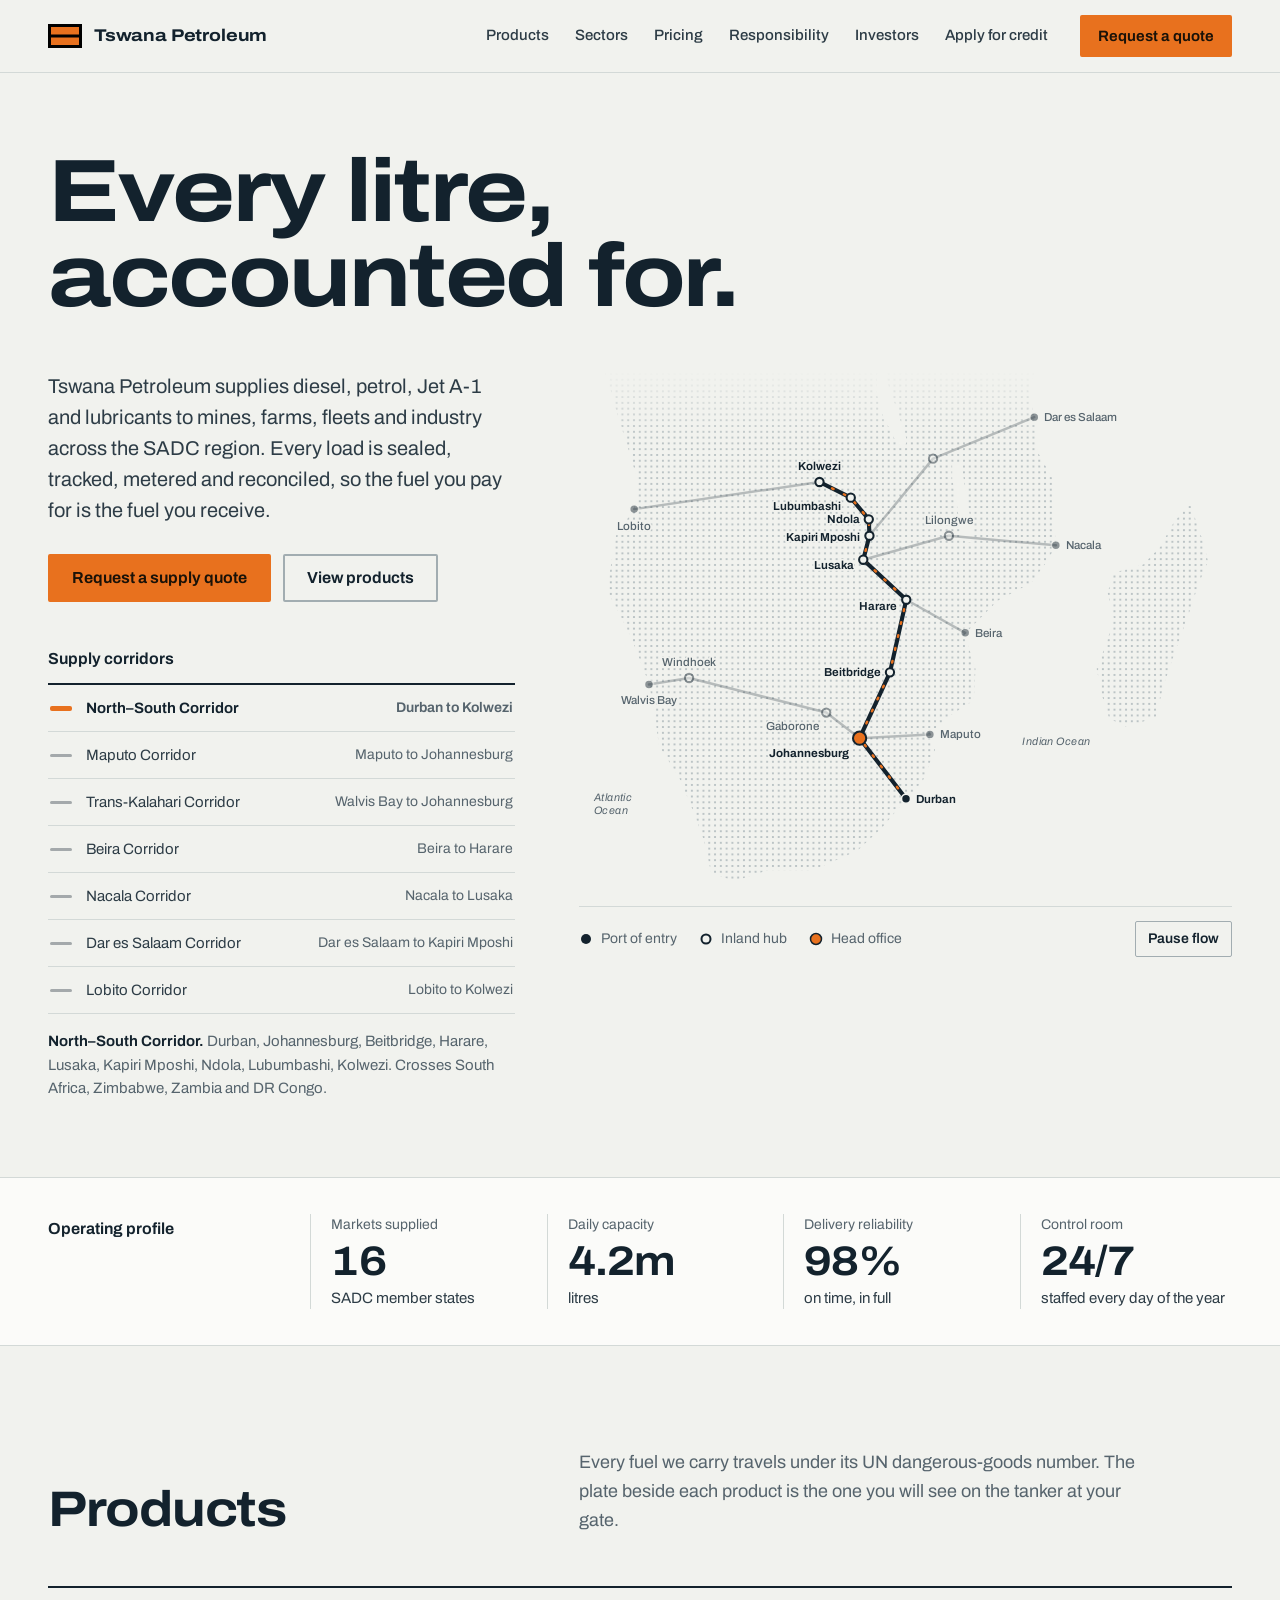
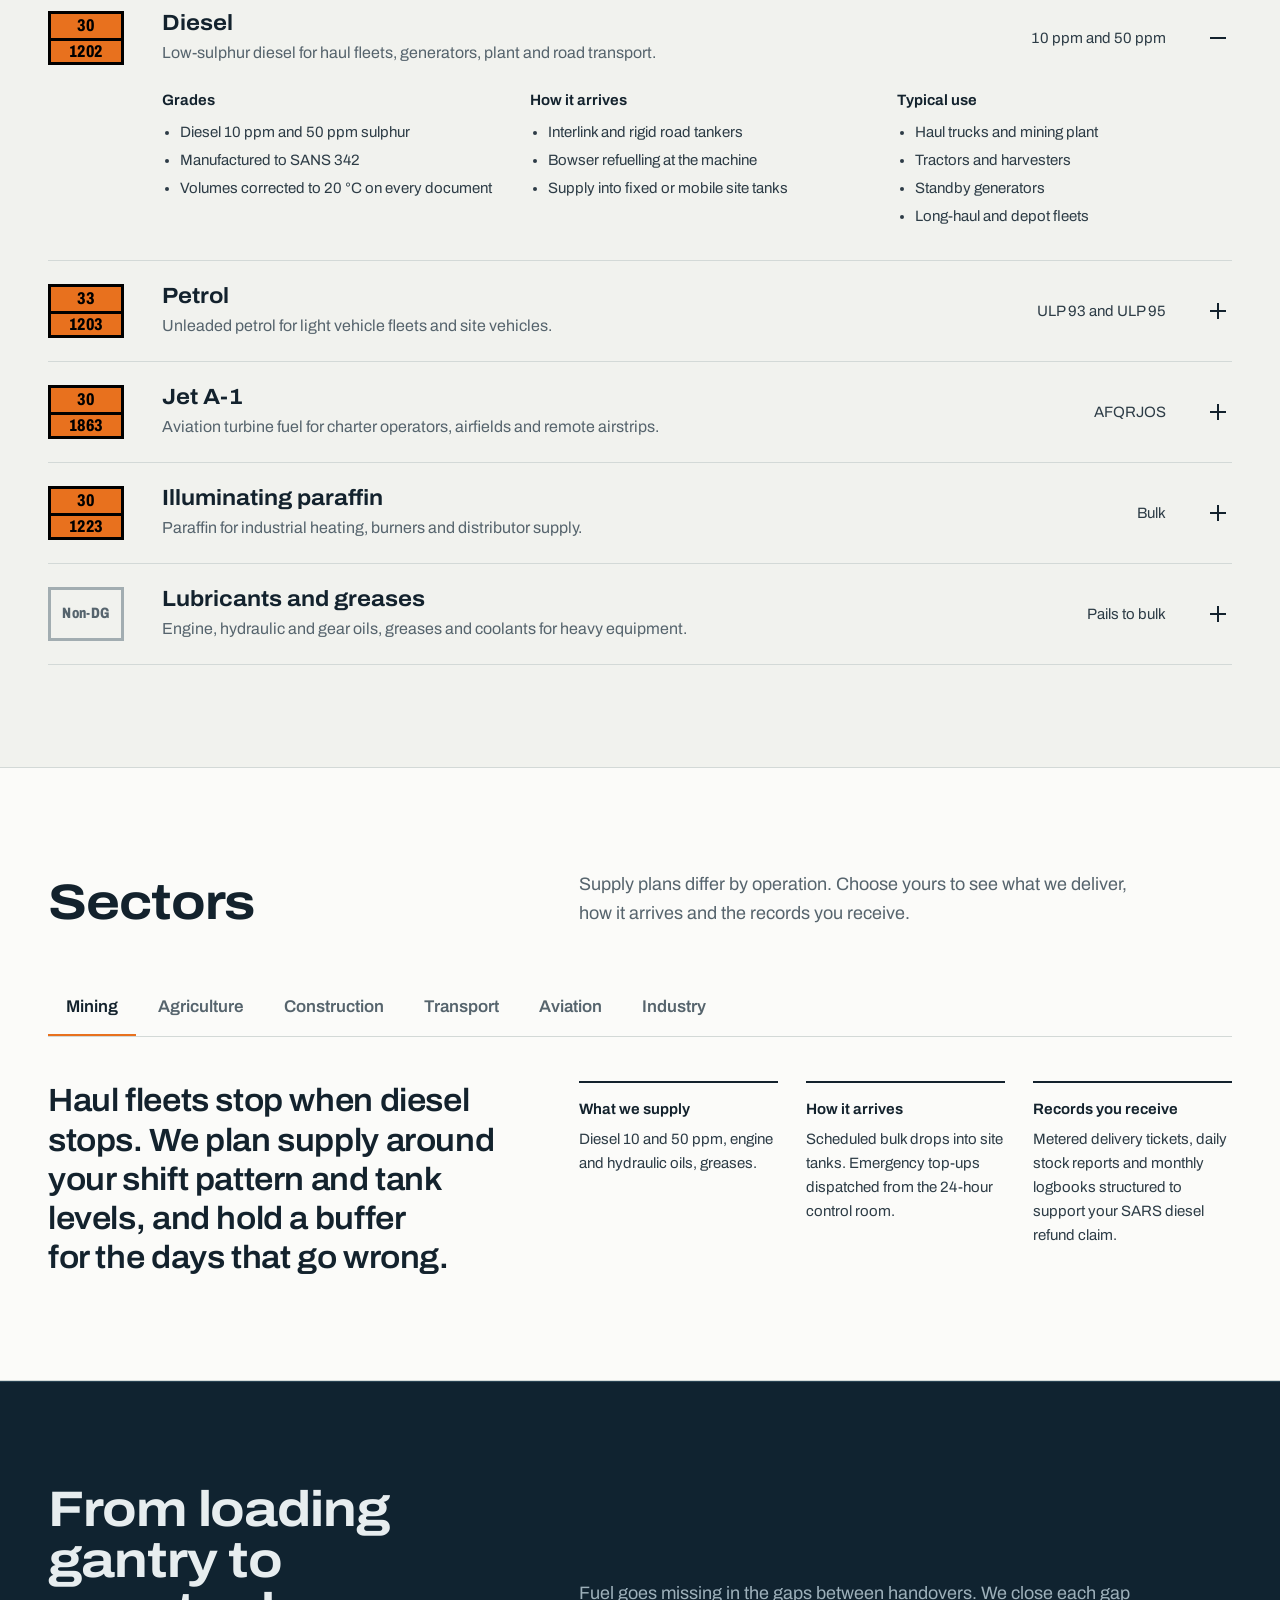
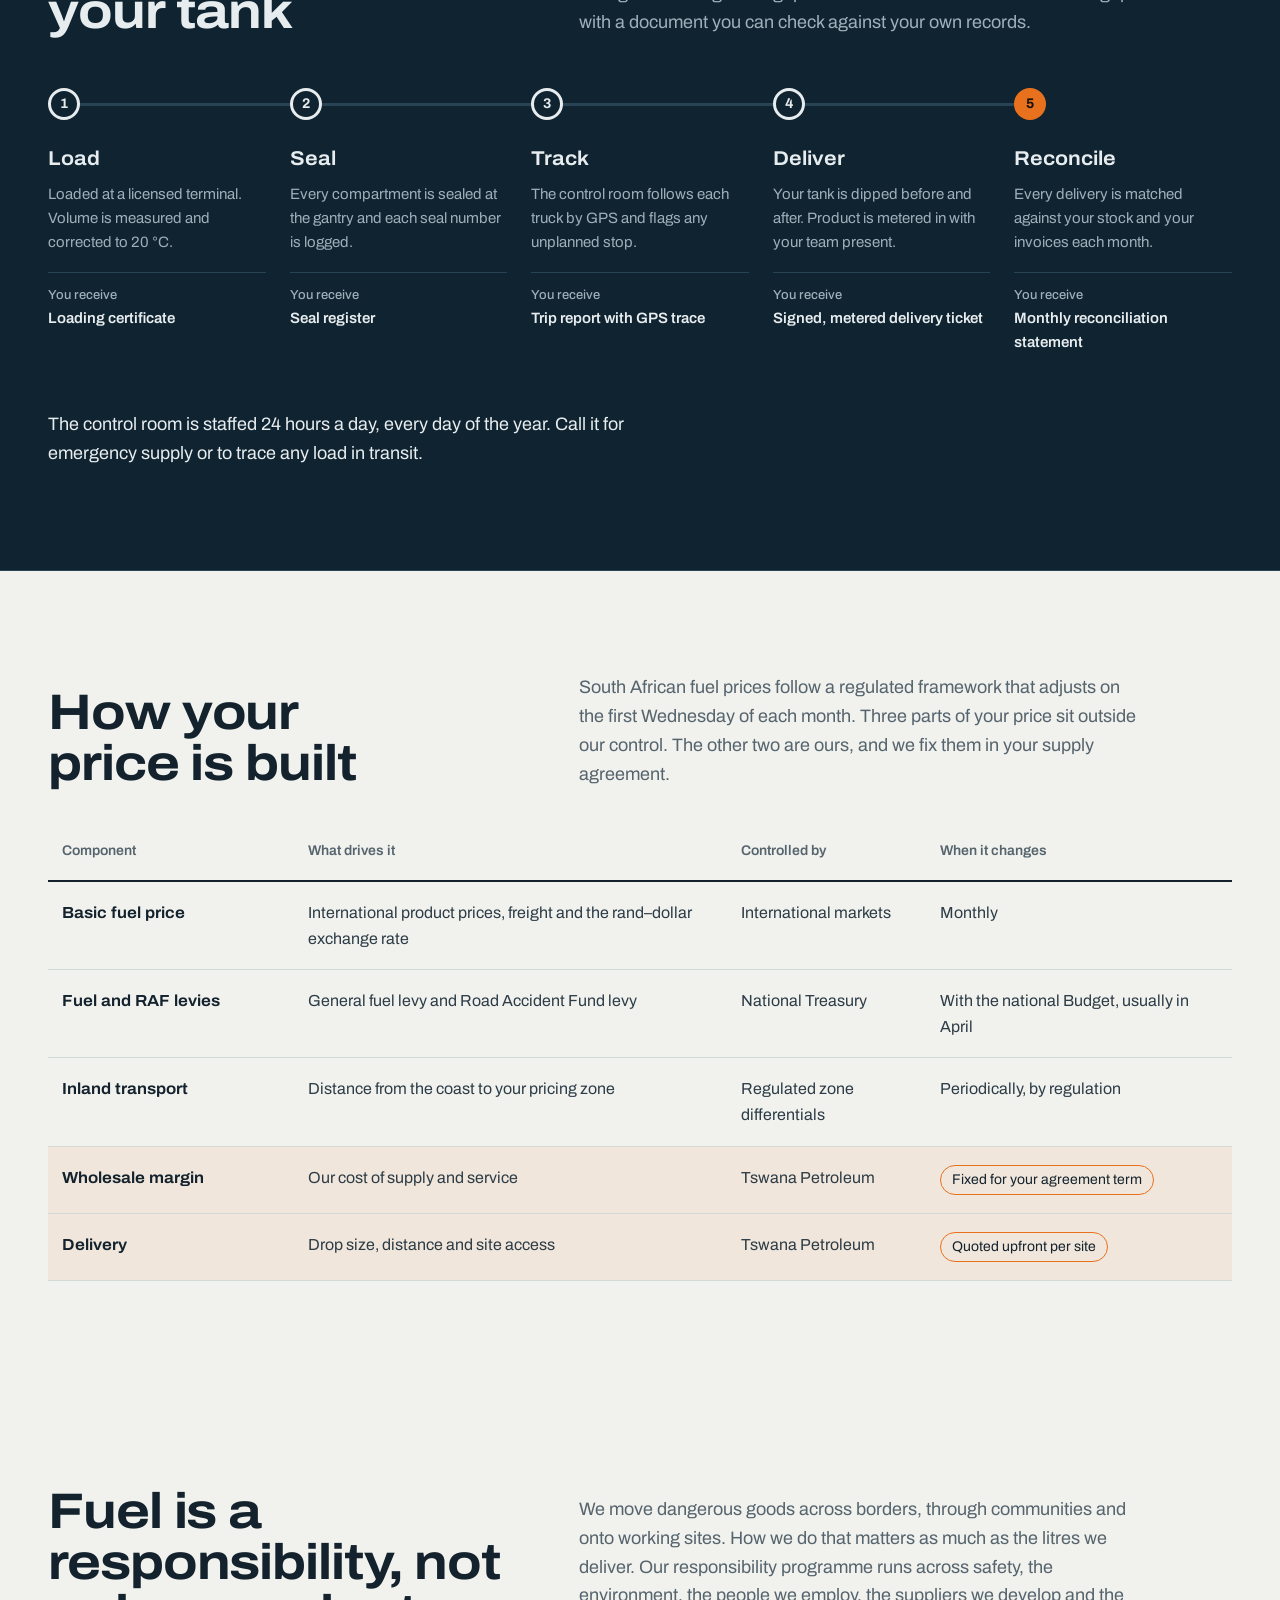
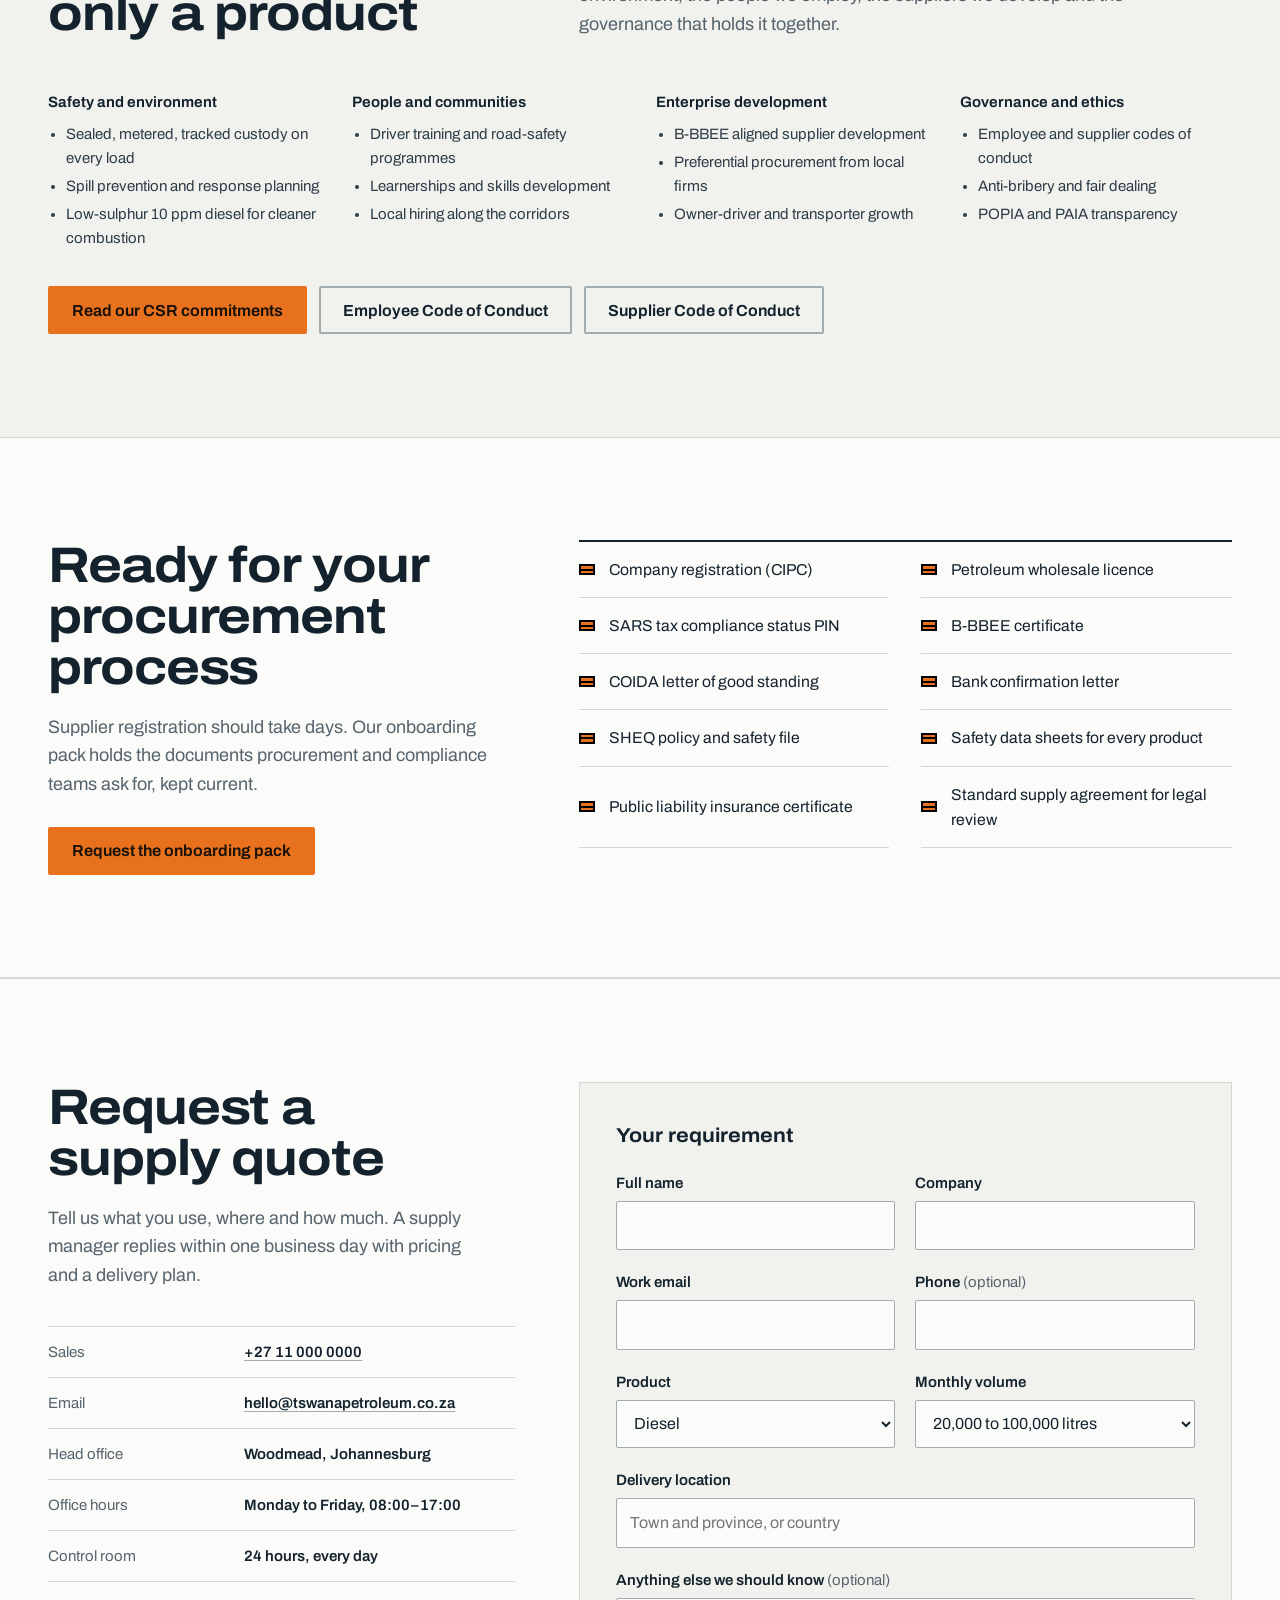
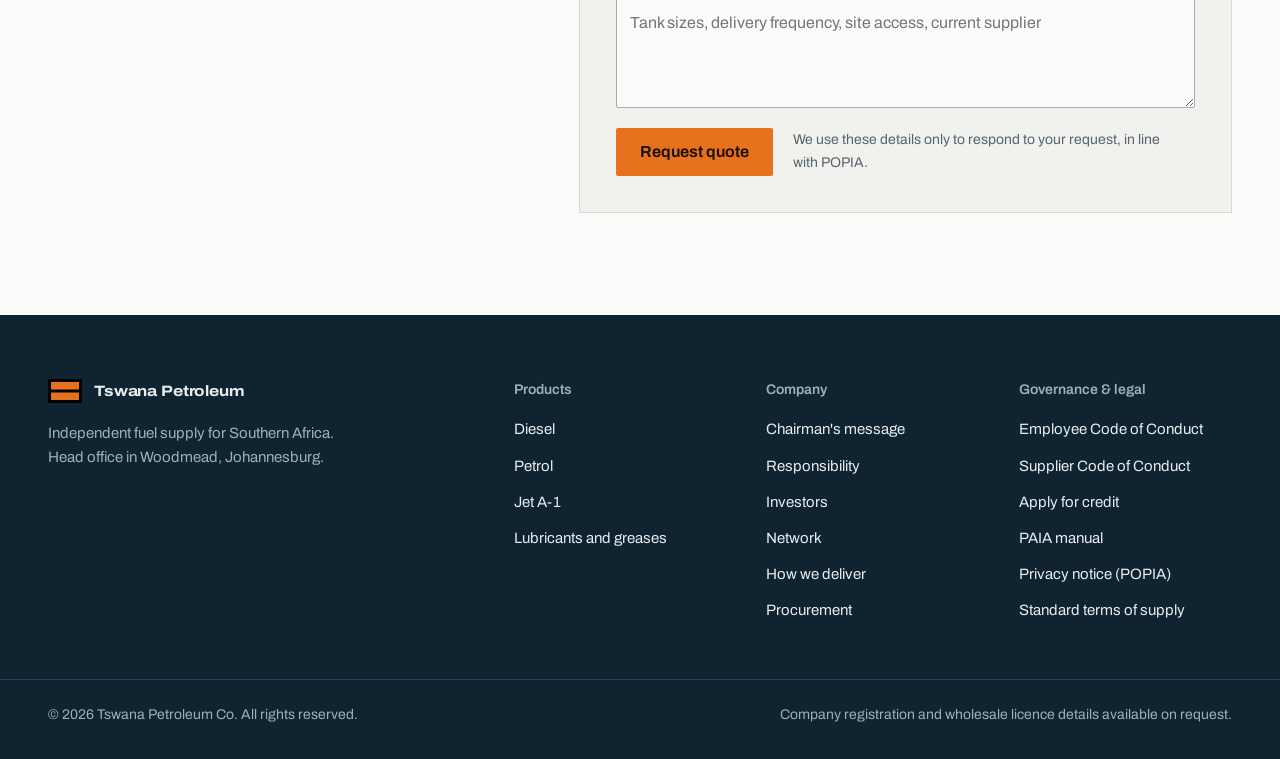
<file: index.html>
<!doctype html>
<html lang="en-ZA">
<head>
<meta charset="utf-8">
<meta name="viewport" content="width=device-width, initial-scale=1, viewport-fit=cover">
<title>Tswana Petroleum</title>
<meta name="description" content="Tswana Petroleum supplies diesel, petrol, Jet A-1, illuminating paraffin and lubricants to mining, agriculture, construction, transport, aviation and industry across the SADC region.">
<link rel="preconnect" href="https://fonts.googleapis.com">
<link rel="preconnect" href="https://fonts.gstatic.com" crossorigin>
<link rel="stylesheet" href="https://fonts.googleapis.com/css2?family=Archivo:ital,wdth,wght@0,62..125,100..900;1,62..125,100..900&display=swap">
<style>
:root{
  --ground:#F1F2EE;--surface:#FBFBF9;--sunken:#E7EAE5;
  --ink:#13222D;--ink-soft:#2D3C46;--muted:#56646D;
  --rule:#D3D9D7;--rule-strong:#A2ADB1;
  --haz:#E8711E;--haz-hover:#D2600F;--on-haz:#1A1208;--plate:#E8711E;--plate-ink:#000;
  --haz-tint:rgba(232,113,30,.09);
  --night:#102330;--on-night:#E7EDEF;--night-muted:#9DB0BA;--night-rule:#284353;
  --map-dot:#AFB9BC;--map-line:#13222D;--map-halo:#F1F2EE;
  --error:#B42318;--focus:#C0560B;
  --font:"Archivo","Helvetica Neue",Arial,sans-serif;
  --wrap:1280px;--gutter:clamp(16px,4vw,48px);--header-h:72px;
}
@media (prefers-color-scheme:dark){
  :root:not([data-theme="light"]){
    color-scheme:dark;
    --ground:#0C171E;--surface:#12212B;--sunken:#0F1D26;
    --ink:#E4EAEC;--ink-soft:#C4CED2;--muted:#93A3AC;
    --rule:#23353F;--rule-strong:#3E5462;
    --haz:#F07A26;--haz-hover:#FF9142;--haz-tint:rgba(240,122,38,.12);
    --night:#071016;--on-night:#E4EAEC;--night-muted:#8FA2AC;--night-rule:#1F3441;
    --map-dot:#2C404B;--map-line:#C9D5DA;--map-halo:#0C171E;
    --error:#FF8A7A;--focus:#FF9142;
  }
}
:root[data-theme="dark"]{
  color-scheme:dark;
  --ground:#0C171E;--surface:#12212B;--sunken:#0F1D26;
  --ink:#E4EAEC;--ink-soft:#C4CED2;--muted:#93A3AC;
  --rule:#23353F;--rule-strong:#3E5462;
  --haz:#F07A26;--haz-hover:#FF9142;--haz-tint:rgba(240,122,38,.12);
  --night:#071016;--on-night:#E4EAEC;--night-muted:#8FA2AC;--night-rule:#1F3441;
  --map-dot:#2C404B;--map-line:#C9D5DA;--map-halo:#0C171E;
  --error:#FF8A7A;--focus:#FF9142;
}

*,*::before,*::after{box-sizing:border-box}
[hidden]{display:none!important}
html{scroll-behavior:smooth;-webkit-text-size-adjust:100%}
body{margin:0;background:var(--ground);color:var(--ink);font-family:var(--font);font-size:17px;line-height:1.6;font-stretch:100%;-webkit-font-smoothing:antialiased;text-rendering:optimizeLegibility}
a{color:inherit}
img,svg{max-width:100%}
h1,h2,h3{margin:0}
:focus-visible{outline:3px solid var(--focus);outline-offset:3px}
.wrap{max-width:var(--wrap);margin-inline:auto;padding-inline:var(--gutter)}
section[id]{scroll-margin-top:calc(var(--header-h) + 8px)}
.visually-hidden{position:absolute!important;width:1px;height:1px;overflow:hidden;clip:rect(0 0 0 0);white-space:nowrap}

/* Buttons */
.btn{display:inline-flex;align-items:center;justify-content:center;min-height:48px;padding:12px 22px;border:2px solid transparent;border-radius:2px;font:inherit;font-size:1rem;font-weight:650;line-height:1.2;text-decoration:none;cursor:pointer;transition:background-color .15s,border-color .15s,color .15s}
.btn-primary{background:var(--haz);border-color:var(--haz);color:var(--on-haz)}
.btn-primary:hover{background:var(--haz-hover);border-color:var(--haz-hover)}
.btn-quiet{background:transparent;border-color:var(--rule-strong);color:var(--ink)}
.btn-quiet:hover{border-color:var(--ink)}

/* Header */
.site-header{position:sticky;top:env(safe-area-inset-top,0px);z-index:30;background:var(--ground);background:color-mix(in srgb,var(--ground) 90%,transparent);-webkit-backdrop-filter:blur(12px);backdrop-filter:blur(12px);border-bottom:1px solid var(--rule)}
.header-inner{display:flex;align-items:center;gap:32px;min-height:var(--header-h);position:relative}
.brand{display:flex;align-items:center;gap:12px;text-decoration:none;font-size:1.0625rem;font-weight:720;font-stretch:114%;letter-spacing:-.01em;white-space:nowrap}
.brand-plate{width:34px;height:24px;flex:none;display:block}
.site-nav{display:flex;gap:26px;margin-left:auto}
.site-nav a{text-decoration:none;font-size:.9375rem;font-weight:520;color:var(--ink-soft);padding-block:8px;border-bottom:2px solid transparent}
.site-nav a:hover{color:var(--ink);border-bottom-color:var(--haz)}
.site-nav .nav-quote{display:none}
.header-cta{min-height:42px;padding:8px 16px;font-size:.9375rem}
.menu-btn{display:none;align-items:center;gap:8px;margin-left:auto;min-height:42px;padding:8px 14px;background:transparent;border:1px solid var(--rule-strong);border-radius:2px;color:var(--ink);font:inherit;font-size:.9375rem;font-weight:600;cursor:pointer}
.menu-btn svg{width:18px;height:18px}

/* Hero */
.hero{padding-block:clamp(40px,6vw,88px) clamp(48px,6vw,88px)}
.hero h1{font-size:clamp(2.6rem,1.05rem + 5.6vw,6.4rem);font-stretch:118%;font-weight:720;line-height:.96;letter-spacing:-.028em;max-width:13ch;text-wrap:balance;margin-bottom:clamp(28px,4vw,56px)}
.hero-grid{display:grid;grid-template-columns:minmax(0,5fr) minmax(0,7fr);grid-template-areas:"lead map" "corr map";column-gap:clamp(32px,5vw,80px);row-gap:44px;align-items:start}
.hero-lead{grid-area:lead}
.hero-map{grid-area:map;margin:0}
.corridors{grid-area:corr}
.lead{font-size:1.25rem;line-height:1.55;color:var(--ink-soft);max-width:44ch;margin:0 0 28px}
.actions{display:flex;flex-wrap:wrap;gap:12px}

/* Map */
.map{display:block;width:100%;height:auto;overflow:visible}
.land{fill:url(#dots)}
.dot{fill:var(--map-dot)}
.ocean{font-size:13px;font-style:italic;font-weight:400;fill:var(--muted);letter-spacing:.04em}
.corridor{opacity:.26;transition:opacity .25s}
.corridor.is-active{opacity:1}
.c-base{fill:none;stroke:var(--map-line);stroke-width:3;stroke-linecap:round;stroke-linejoin:round;transition:stroke-width .25s}
.corridor.is-active .c-base{stroke-width:5}
.c-flow{fill:none;stroke:var(--haz);stroke-width:3;stroke-linecap:round;stroke-linejoin:round;stroke-dasharray:2 14;opacity:0}
.corridor.is-active .c-flow{opacity:1;animation:flow 1.1s linear infinite}
.map.is-paused .c-flow{animation-play-state:paused}
@keyframes flow{to{stroke-dashoffset:-16}}
.c-hit{fill:none;stroke:transparent;stroke-width:18;pointer-events:stroke;cursor:pointer}
.n-port{fill:var(--map-line);stroke:var(--map-halo);stroke-width:2;r:5.5}
.n-hub{fill:var(--map-halo);stroke:var(--map-line);stroke-width:2.5;r:5}
.n-hq{fill:var(--haz);stroke:var(--map-line);stroke-width:2.5;r:8}
.node{opacity:.45;transition:opacity .25s}
.node.is-on,.node.n-hq{opacity:1}
.lbl{font-size:14px;font-weight:500;fill:var(--muted);paint-order:stroke;stroke:var(--map-halo);stroke-width:4px;stroke-linejoin:round;transition:fill .25s}
.lbl.is-on{fill:var(--ink);font-weight:650}
.lbl.lbl-hq{fill:var(--ink);font-weight:700}
.lbl.minor{visibility:hidden}
.lbl.minor.is-on{visibility:visible}
.map-caption{display:flex;flex-wrap:wrap;align-items:center;gap:10px 22px;margin-top:14px;padding-top:14px;border-top:1px solid var(--rule);font-size:.875rem;color:var(--muted)}
.key{display:inline-flex;align-items:center;gap:8px}
.key svg{width:14px;height:14px;flex:none}
.flow-toggle{margin-left:auto;background:none;border:1px solid var(--rule-strong);border-radius:2px;padding:6px 12px;font:inherit;font-size:.875rem;font-weight:600;color:var(--ink);cursor:pointer}
.flow-toggle:hover{border-color:var(--ink)}

.corridors-title{font-size:1rem;font-weight:650;margin-bottom:12px}
.corridor-list{list-style:none;margin:0;padding:0;border-top:2px solid var(--ink)}
.corridor-list li{border-bottom:1px solid var(--rule)}
.c-btn{display:grid;grid-template-columns:22px minmax(0,1fr) auto;align-items:center;gap:14px;width:100%;padding:11px 2px;background:none;border:0;font:inherit;font-size:.9375rem;color:var(--ink-soft);text-align:left;cursor:pointer}
.c-btn:hover{color:var(--ink)}
.c-btn .sw{height:3px;background:var(--map-line);opacity:.35;border-radius:2px}
.c-btn .c-span{color:var(--muted);font-size:.875rem;white-space:nowrap}
.c-btn[aria-pressed="true"]{color:var(--ink);font-weight:650}
.c-btn[aria-pressed="true"] .sw{height:5px;background:var(--haz);opacity:1}
.corridor-route{margin:16px 0 0;font-size:.9375rem;color:var(--muted);line-height:1.55}
.corridor-route strong{color:var(--ink);font-weight:650}

/* Operating profile */
.profile{background:var(--surface);border-block:1px solid var(--rule)}
.profile-grid{display:grid;grid-template-columns:minmax(0,1fr) minmax(0,4fr);gap:32px;padding-block:36px}
.profile-title{font-size:1rem;font-weight:650;padding-top:2px}
.profile-list{display:grid;grid-template-columns:repeat(4,minmax(0,1fr));gap:24px;margin:0}
.profile-list>div{border-left:1px solid var(--rule);padding-left:20px}
.profile-list dt{font-size:.875rem;color:var(--muted)}
.profile-list dd{margin:4px 0 0;font-size:.9375rem;color:var(--ink-soft);line-height:1.4}
.fig{display:block;margin-bottom:4px;font-size:clamp(2rem,1.3rem + 1.6vw,2.75rem);font-stretch:112%;font-weight:680;line-height:1.05;letter-spacing:-.02em;color:var(--ink);font-variant-numeric:tabular-nums}

/* Sections */
.section{padding-block:clamp(64px,8vw,120px)}
.section-head{display:grid;grid-template-columns:minmax(0,5fr) minmax(0,7fr);gap:clamp(20px,5vw,80px);align-items:end;margin-bottom:clamp(32px,4vw,56px)}
.section-head h2,.split h2{font-size:clamp(2rem,1.2rem + 2.4vw,3.35rem);font-stretch:114%;font-weight:700;line-height:1.02;letter-spacing:-.022em;text-wrap:balance}
.section-head p{margin:0;font-size:1.125rem;color:var(--muted);max-width:56ch}

/* Products */
.product-list{border-top:2px solid var(--ink)}
.product{border-bottom:1px solid var(--rule)}
.product summary{display:grid;grid-template-columns:auto minmax(0,1fr) auto 28px;align-items:center;gap:clamp(16px,3vw,40px);padding-block:22px;cursor:pointer;list-style:none}
.product summary::-webkit-details-marker{display:none}
.product summary:hover .product-name strong{text-decoration:underline;text-decoration-thickness:2px;text-underline-offset:5px;text-decoration-color:var(--haz)}
.plate{display:inline-grid;grid-template-rows:1fr 1fr;width:76px;height:54px;background:var(--plate);border:3px solid var(--plate-ink);color:var(--plate-ink);font-size:1.0625rem;font-stretch:75%;font-weight:800;line-height:1;letter-spacing:.03em;font-variant-numeric:tabular-nums}
.plate>span{display:grid;place-items:center}
.plate>span+span{border-top:3px solid var(--plate-ink)}
.plate.plate-none{grid-template-rows:1fr;background:transparent;border-color:var(--rule-strong);color:var(--muted);font-size:.9375rem}
.product-name strong{display:block;font-size:1.375rem;font-stretch:108%;font-weight:680;line-height:1.2}
.product-name>span{display:block;margin-top:4px;font-size:1rem;color:var(--muted)}
.product-spec{font-size:.9375rem;color:var(--ink-soft);text-align:right;font-variant-numeric:tabular-nums;white-space:nowrap}
.toggle{position:relative;width:28px;height:28px}
.toggle::before,.toggle::after{content:"";position:absolute;left:6px;right:6px;top:13px;height:2px;background:var(--ink);transition:transform .2s,opacity .2s}
.toggle::after{transform:rotate(90deg)}
.product[open] .toggle::after{transform:rotate(0);opacity:0}
.product-body{display:grid;grid-template-columns:repeat(3,minmax(0,1fr));gap:32px;padding:0 0 32px calc(76px + clamp(16px,3vw,40px))}
.product-body h3{font-size:.9375rem;font-weight:650;margin-bottom:8px}
.product-body ul{margin:0;padding-left:18px;color:var(--ink-soft);font-size:.9375rem}
.product-body li+li{margin-top:4px}

/* Sectors */
.sectors{background:var(--surface);border-block:1px solid var(--rule)}
.tabs{display:flex;gap:4px;border-bottom:1px solid var(--rule);overflow-x:auto;scrollbar-width:none}
.tabs::-webkit-scrollbar{display:none}
.tab{flex:none;margin-bottom:-1px;padding:14px 18px;background:none;border:0;border-bottom:3px solid transparent;font:inherit;font-weight:600;color:var(--muted);cursor:pointer;white-space:nowrap}
.tab:hover{color:var(--ink)}
.tab[aria-selected="true"]{color:var(--ink);border-bottom-color:var(--haz)}
.tab-panel{display:grid;grid-template-columns:minmax(0,5fr) minmax(0,7fr);gap:clamp(24px,5vw,80px);padding-top:44px}
.sector-statement{margin:0;font-size:clamp(1.45rem,1.05rem + 1.2vw,2.1rem);font-stretch:106%;font-weight:600;line-height:1.22;letter-spacing:-.012em;text-wrap:balance}
.sector-cols{display:grid;grid-template-columns:repeat(3,minmax(0,1fr));gap:28px}
.sector-cols>div{border-top:2px solid var(--ink);padding-top:14px}
.sector-cols h3{font-size:.9375rem;font-weight:650;margin-bottom:6px}
.sector-cols p{margin:0;font-size:.9375rem;color:var(--ink-soft)}

/* Custody */
.custody{background:var(--night);color:var(--on-night);padding-block:clamp(64px,8vw,120px);border-block:1px solid var(--night-rule)}
.custody .section-head p{color:var(--night-muted)}
.custody-line{--gap:24px;position:relative;display:grid;grid-template-columns:repeat(5,minmax(0,1fr));gap:var(--gap);list-style:none;margin:0;padding:0}
.custody-line::before{content:"";position:absolute;top:15px;left:16px;right:calc((100% - 4 * var(--gap)) / 5 - 16px);height:3px;background:var(--night-rule)}
.custody-line li{position:relative}
.stop{position:relative;display:grid;place-items:center;width:32px;height:32px;border-radius:50%;background:var(--night);border:3px solid var(--on-night);font-size:.875rem;font-weight:700;font-variant-numeric:tabular-nums}
.custody-line li:last-child .stop{background:var(--haz);border-color:var(--haz);color:var(--on-haz)}
.custody-line h3{margin:22px 0 8px;font-size:1.25rem;font-stretch:108%;font-weight:650}
.custody-line p{margin:0;font-size:.9375rem;color:var(--night-muted)}
.custody-line .record{margin-top:18px;padding-top:12px;border-top:1px solid var(--night-rule);color:var(--on-night);font-weight:600}
.record-label{display:block;font-size:.8125rem;font-weight:500;color:var(--night-muted)}
.custody-foot{margin:56px 0 0;max-width:62ch;font-size:1.125rem;color:var(--on-night)}

/* Pricing */
.table-wrap{overflow-x:auto}
.price-table{width:100%;border-collapse:collapse;font-size:1rem}
.price-table th,.price-table td{padding:18px 20px 18px 0;text-align:left;vertical-align:top;border-bottom:1px solid var(--rule)}
.price-table th:first-child,.price-table td:first-child{padding-left:14px}
.price-table thead th{padding-top:0;font-size:.875rem;font-weight:600;color:var(--muted);border-bottom:2px solid var(--ink)}
.price-table tbody th{width:22%;font-weight:650;font-stretch:106%}
.price-table td{color:var(--ink-soft)}
.price-table .ours th,.price-table .ours td{background:var(--haz-tint)}
.chip{display:inline-block;padding:3px 11px;border:1px solid var(--haz);border-radius:999px;font-size:.875rem;color:var(--ink);white-space:nowrap}

/* Procurement */
.split{display:grid;grid-template-columns:minmax(0,5fr) minmax(0,7fr);gap:clamp(32px,5vw,80px);align-items:start}
.split-copy p{margin:20px 0 28px;max-width:44ch;font-size:1.125rem;color:var(--muted)}
.doc-list{display:grid;grid-template-columns:repeat(2,minmax(0,1fr));column-gap:32px;list-style:none;margin:0;padding:0;border-top:2px solid var(--ink)}
.doc-list li{display:flex;align-items:center;gap:14px;padding-block:15px;border-bottom:1px solid var(--rule);font-size:.9844rem}
.doc-list li::before{content:"";flex:none;width:16px;height:11px;background:linear-gradient(var(--plate-ink),var(--plate-ink)) center/100% 2px no-repeat,var(--plate);border:2px solid var(--plate-ink)}

/* Quote */
.quote{background:var(--surface);border-top:1px solid var(--rule)}
.contact-list{margin:36px 0 0;border-top:1px solid var(--rule)}
.contact-list>div{display:grid;grid-template-columns:minmax(0,2fr) minmax(0,3fr);gap:16px;padding-block:13px;border-bottom:1px solid var(--rule)}
.contact-list dt{font-size:.9375rem;color:var(--muted)}
.contact-list dd{margin:0;font-size:.9375rem;font-weight:600;overflow-wrap:anywhere}
.contact-list a{text-decoration-color:var(--rule-strong);text-underline-offset:3px}
.contact-list a:hover{text-decoration-color:var(--haz)}
.quote-form,.quote-done{display:grid;grid-template-columns:repeat(2,minmax(0,1fr));gap:20px;padding:clamp(20px,3vw,36px);background:var(--ground);border:1px solid var(--rule)}
.form-title{grid-column:1/-1;font-size:1.25rem;font-stretch:108%;font-weight:680}
.field{display:grid;gap:6px;align-content:start}
.field.full{grid-column:1/-1}
.field label{font-size:.9375rem;font-weight:600}
.field .opt{font-weight:400;color:var(--muted)}
.field input,.field select,.field textarea{width:100%;min-height:48px;padding:11px 13px;background:var(--surface);border:1px solid var(--rule-strong);border-radius:2px;font:inherit;font-size:1rem;color:var(--ink)}
.field textarea{min-height:110px;resize:vertical}
.field input:focus-visible,.field select:focus-visible,.field textarea:focus-visible{outline:3px solid var(--focus);outline-offset:1px}
.field [aria-invalid="true"]{border-color:var(--error);border-width:2px}
.error{min-height:0;font-size:.875rem;color:var(--error)}
.error:empty{display:none}
.form-foot{grid-column:1/-1;display:flex;flex-wrap:wrap;align-items:center;gap:14px 20px}
.form-note{margin:0;font-size:.875rem;color:var(--muted);max-width:46ch}
.quote-done{grid-template-columns:1fr;align-content:start}
.quote-done h3{font-size:1.5rem;font-stretch:108%;font-weight:680}
.quote-done p{margin:0;color:var(--ink-soft)}
.done-summary{margin:0;border-top:1px solid var(--rule)}
.done-summary>div{display:grid;grid-template-columns:minmax(0,2fr) minmax(0,3fr);gap:16px;padding-block:10px;border-bottom:1px solid var(--rule);font-size:.9375rem}
.done-summary dt{color:var(--muted)}
.done-summary dd{margin:0;overflow-wrap:anywhere}
.quote-done .btn{justify-self:start}

/* Footer */
.site-footer{background:var(--night);color:var(--on-night);padding-block:64px 32px}
.footer-grid{display:grid;grid-template-columns:minmax(0,2fr) repeat(3,minmax(0,1fr));gap:40px}
.footer-grid p{margin:18px 0 0;max-width:36ch;font-size:.9375rem;color:var(--night-muted)}
.site-footer .brand{color:var(--on-night)}
.footer-grid h2{margin-bottom:14px;font-size:.875rem;font-weight:600;color:var(--night-muted)}
.footer-grid ul{list-style:none;margin:0;padding:0}
.footer-grid li+li{margin-top:9px}
.footer-grid a{font-size:.9375rem;text-decoration:none}
.footer-grid a:hover{text-decoration:underline;text-decoration-color:var(--haz);text-underline-offset:4px}
.footer-base{display:flex;flex-wrap:wrap;justify-content:space-between;gap:10px 32px;margin-top:56px;padding-top:24px;border-top:1px solid var(--night-rule);font-size:.875rem;color:var(--night-muted)}
.footer-base p{margin:0}

/* Responsive */
@media (max-width:1080px){
  .site-nav{gap:20px}
  .profile-grid{grid-template-columns:1fr;gap:18px}
  .product-body{grid-template-columns:repeat(2,minmax(0,1fr))}
  .sector-cols{grid-template-columns:1fr}
  .custody-line{grid-template-columns:1fr;gap:34px}
  .custody-line::before{top:16px;bottom:16px;left:15px;right:auto;width:3px;height:auto}
  .custody-line li{padding-left:56px}
  .stop{position:absolute;left:0;top:0}
  .custody-line h3{margin-top:2px}
  .footer-grid{grid-template-columns:repeat(3,minmax(0,1fr))}
  .footer-grid>div:first-child{grid-column:1/-1}
}
@media (max-width:960px){
  .site-nav{display:none;position:absolute;top:100%;left:calc(-1 * var(--gutter));right:calc(-1 * var(--gutter));flex-direction:column;gap:0;margin:0;padding:6px var(--gutter) 18px;background:var(--ground);border-bottom:1px solid var(--rule)}
  .site-nav.is-open{display:flex}
  .site-nav a{padding-block:13px;border-bottom:1px solid var(--rule);font-size:1rem}
  .site-nav a:hover{border-bottom-color:var(--rule)}
  .menu-btn{display:inline-flex}
  .header-cta{margin-left:0}
  .hero-grid{grid-template-columns:1fr;grid-template-areas:"lead" "map" "corr";row-gap:36px}
  .section-head,.tab-panel,.split{grid-template-columns:1fr}
  .profile-list{grid-template-columns:repeat(2,minmax(0,1fr));row-gap:28px}
}
@media (max-width:720px){
  .product summary{grid-template-columns:auto minmax(0,1fr) 24px;gap:16px}
  .product-spec{display:none}
  .plate{width:62px;height:46px;font-size:.9375rem;border-width:2px}
  .plate>span+span{border-top-width:2px}
  .product-body{grid-template-columns:1fr;gap:20px;padding-left:0}
  .product-name strong{font-size:1.1875rem}
  .price-table thead{position:absolute;width:1px;height:1px;overflow:hidden;clip:rect(0 0 0 0)}
  .price-table,.price-table tbody,.price-table tr,.price-table th,.price-table td{display:block;width:100%}
  .price-table tr{padding:14px;border-bottom:1px solid var(--rule)}
  .price-table tbody th,.price-table td,.price-table th:first-child,.price-table td:first-child{width:auto;padding:0;border:0}
  .price-table tbody th{font-size:1.125rem;margin-bottom:8px}
  .price-table td{display:grid;grid-template-columns:minmax(0,2fr) minmax(0,3fr);gap:12px;padding-block:4px;font-size:.9375rem}
  .price-table td::before{content:attr(data-label);color:var(--muted)}
  .price-table .ours th,.price-table .ours td{background:none}
  .price-table tr.ours{background:var(--haz-tint)}
  .doc-list{grid-template-columns:1fr}
  .quote-form{grid-template-columns:1fr}
  .footer-grid{grid-template-columns:repeat(2,minmax(0,1fr))}
}
@media (max-width:640px){
  .ocean{visibility:hidden}
  .c-base{stroke-width:6}
  .corridor.is-active .c-base{stroke-width:9}
  .c-flow{stroke-width:5;stroke-dasharray:4 24}
  .corridor.is-active .c-flow{animation-name:flow-lg}
  .n-port{r:10;stroke-width:3}
  .n-hub{r:9;stroke-width:4}
  .n-hq{r:13;stroke-width:4}
  .lbl{font-size:26px;stroke-width:7px;visibility:hidden}
  .lbl.is-end,.lbl.lbl-hq{visibility:visible}
  .lbl.minor.is-on:not(.is-end){visibility:hidden}
  .flow-toggle{margin-left:0}
}
@keyframes flow-lg{to{stroke-dashoffset:-28}}
@media (max-width:560px){
  .header-cta{display:none}
  .site-nav .nav-quote{display:block;color:var(--ink);font-weight:650}
  .profile-list{grid-template-columns:1fr 1fr;gap:24px 16px}
  .profile-list>div{padding-left:14px}
  .c-btn .c-span{display:none}
  .contact-list>div,.done-summary>div{grid-template-columns:1fr;gap:2px}
  .footer-grid{grid-template-columns:1fr}
}
@media (prefers-reduced-motion:reduce){
  html{scroll-behavior:auto}
  .corridor.is-active .c-flow{animation:none}
  .corridor,.c-base,.node,.lbl,.toggle::before,.toggle::after{transition:none}
}
</style>

</head>
<body>
<header class="site-header">
  <div class="wrap header-inner">
    <a class="brand" href="#top" aria-label="Tswana Petroleum, back to top">
      <svg class="brand-plate" viewBox="0 0 34 24" aria-hidden="true"><rect x="1.5" y="1.5" width="31" height="21" fill="#E8711E" stroke="#000" stroke-width="3"/><path d="M1.5 12h31" stroke="#000" stroke-width="3"/></svg>
      <span>Tswana Petroleum</span>
    </a>
    <nav class="site-nav" id="site-nav" aria-label="Main">
      <a href="#products">Products</a>
      <a href="#sectors">Sectors</a>
      <a href="#pricing">Pricing</a>
      <a href="csr.html">Responsibility</a>
      <a href="investors.html">Investors</a>
      <a href="apply-for-credit.html">Apply for credit</a>
      <a class="nav-quote" href="#quote">Request a quote</a>
    </nav>
    <a class="btn btn-primary header-cta" href="#quote">Request a quote</a>
    <button class="menu-btn" id="menu-btn" type="button" aria-expanded="false" aria-controls="site-nav">
      <svg viewBox="0 0 24 24" fill="none" stroke="currentColor" stroke-width="2" aria-hidden="true"><path d="M3 7h18M3 12h18M3 17h18"/></svg>Menu
    </button>
  </div>
</header>

<main id="top">
  <section class="hero" aria-labelledby="hero-title">
    <div class="wrap">
      <h1 id="hero-title">Every litre, accounted for.</h1>
      <div class="hero-grid">
        <div class="hero-lead">
          <p class="lead">Tswana Petroleum supplies diesel, petrol, Jet A-1 and lubricants to mines, farms, fleets and industry across the SADC region. Every load is sealed, tracked, metered and reconciled, so the fuel you pay for is the fuel you receive.</p>
          <div class="actions">
            <a class="btn btn-primary" href="#quote">Request a supply quote</a>
            <a class="btn btn-quiet" href="#products">View products</a>
          </div>
        </div>

        <figure class="hero-map" id="network">
          <svg class="map" id="map" viewBox="0 0 790 630" role="img" aria-labelledby="map-title map-desc">
            <title id="map-title">Tswana Petroleum supply corridors</title>
            <desc id="map-desc">Schematic map of Southern Africa showing seven fuel supply corridors running inland from the ports of Durban, Maputo, Beira, Nacala, Dar es Salaam, Walvis Bay and Lobito, with the head office in Johannesburg.</desc>
            <defs>
              <pattern id="dots" width="7" height="7" patternUnits="userSpaceOnUse"><circle class="dot" cx="3.5" cy="3.5" r="1.3"/></pattern>
              <linearGradient id="fade-grad" x1="0" y1="0" x2="0" y2="1">
                <stop offset="0" stop-color="#fff" stop-opacity="0"/>
                <stop offset=".13" stop-color="#fff" stop-opacity="1"/>
              </linearGradient>
              <mask id="fade" maskUnits="userSpaceOnUse" x="0" y="0" width="790" height="630"><rect width="790" height="630" fill="url(#fade-grad)"/></mask>
            </defs>
            <g mask="url(#fade)"><path class="land" id="land" fill-rule="evenodd" d=""/></g>
            <text class="ocean" x="18" y="520">Atlantic</text>
            <text class="ocean" x="18" y="536">Ocean</text>
            <text class="ocean" x="536" y="452">Indian Ocean</text>
            <g id="map-lines"></g>
            <g id="map-nodes"></g>
            <g id="map-labels"></g>
          </svg>
          <figcaption class="map-caption">
            <span class="key"><svg viewBox="0 0 14 14" aria-hidden="true"><circle cx="7" cy="7" r="5" fill="var(--map-line)"/></svg>Port of entry</span>
            <span class="key"><svg viewBox="0 0 14 14" aria-hidden="true"><circle cx="7" cy="7" r="4.5" fill="var(--ground)" stroke="var(--map-line)" stroke-width="2"/></svg>Inland hub</span>
            <span class="key"><svg viewBox="0 0 14 14" aria-hidden="true"><circle cx="7" cy="7" r="5.5" fill="var(--haz)" stroke="var(--map-line)" stroke-width="1.5"/></svg>Head office</span>
            <button class="flow-toggle" id="flow-toggle" type="button" aria-pressed="false">Pause flow</button>
          </figcaption>
        </figure>

        <div class="corridors">
          <h2 class="corridors-title" id="corridors-title">Supply corridors</h2>
          <ul class="corridor-list" id="corridor-list" aria-labelledby="corridors-title"></ul>
          <p class="corridor-route" id="corridor-route" aria-live="polite"></p>
        </div>
      </div>
    </div>
  </section>

  <section class="profile" aria-labelledby="profile-title">
    <div class="wrap profile-grid">
      <h2 class="profile-title" id="profile-title">Operating profile</h2>
      <dl class="profile-list">
        <div><dt>Markets supplied</dt><dd><span class="fig">16</span>SADC member states</dd></div>
        <div><dt>Daily capacity</dt><dd><span class="fig">4.2m</span>litres</dd></div>
        <div><dt>Delivery reliability</dt><dd><span class="fig">98%</span>on time, in full</dd></div>
        <div><dt>Control room</dt><dd><span class="fig">24/7</span>staffed every day of the year</dd></div>
      </dl>
    </div>
  </section>

  <section class="section" id="products" aria-labelledby="products-title">
    <div class="wrap">
      <div class="section-head">
        <h2 id="products-title">Products</h2>
        <p>Every fuel we carry travels under its UN dangerous-goods number. The plate beside each product is the one you will see on the tanker at your gate.</p>
      </div>
      <div class="product-list">
        <details class="product" open>
          <summary>
            <span class="plate" role="img" aria-label="Hazard code 30, UN 1202"><span>30</span><span>1202</span></span>
            <span class="product-name"><strong>Diesel</strong><span>Low-sulphur diesel for haul fleets, generators, plant and road transport.</span></span>
            <span class="product-spec">10 ppm and 50 ppm</span>
            <span class="toggle" aria-hidden="true"></span>
          </summary>
          <div class="product-body">
            <div><h3>Grades</h3><ul><li>Diesel 10 ppm and 50 ppm sulphur</li><li>Manufactured to SANS 342</li><li>Volumes corrected to 20 °C on every document</li></ul></div>
            <div><h3>How it arrives</h3><ul><li>Interlink and rigid road tankers</li><li>Bowser refuelling at the machine</li><li>Supply into fixed or mobile site tanks</li></ul></div>
            <div><h3>Typical use</h3><ul><li>Haul trucks and mining plant</li><li>Tractors and harvesters</li><li>Standby generators</li><li>Long-haul and depot fleets</li></ul></div>
          </div>
        </details>
        <details class="product">
          <summary>
            <span class="plate" role="img" aria-label="Hazard code 33, UN 1203"><span>33</span><span>1203</span></span>
            <span class="product-name"><strong>Petrol</strong><span>Unleaded petrol for light vehicle fleets and site vehicles.</span></span>
            <span class="product-spec">ULP 93 and ULP 95</span>
            <span class="toggle" aria-hidden="true"></span>
          </summary>
          <div class="product-body">
            <div><h3>Grades</h3><ul><li>Unleaded 93 and 95</li><li>Manufactured to SANS 1598</li></ul></div>
            <div><h3>How it arrives</h3><ul><li>Bulk road tankers</li><li>Supply into site and depot tanks</li></ul></div>
            <div><h3>Typical use</h3><ul><li>Light delivery and pool vehicles</li><li>Site and farm vehicles</li><li>Small equipment</li></ul></div>
          </div>
        </details>
        <details class="product">
          <summary>
            <span class="plate" role="img" aria-label="Hazard code 30, UN 1863"><span>30</span><span>1863</span></span>
            <span class="product-name"><strong>Jet A-1</strong><span>Aviation turbine fuel for charter operators, airfields and remote airstrips.</span></span>
            <span class="product-spec">AFQRJOS</span>
            <span class="toggle" aria-hidden="true"></span>
          </summary>
          <div class="product-body">
            <div><h3>Grades</h3><ul><li>Jet A-1 to AFQRJOS</li><li>Batch certificate with every load</li></ul></div>
            <div><h3>How it arrives</h3><ul><li>Bulk delivery to airfield and airstrip depots</li><li>Sampling at every custody transfer</li></ul></div>
            <div><h3>Typical use</h3><ul><li>Charter and mining air services</li><li>Crop-spraying and survey aircraft</li><li>Helicopter operations</li></ul></div>
          </div>
        </details>
        <details class="product">
          <summary>
            <span class="plate" role="img" aria-label="Hazard code 30, UN 1223"><span>30</span><span>1223</span></span>
            <span class="product-name"><strong>Illuminating paraffin</strong><span>Paraffin for industrial heating, burners and distributor supply.</span></span>
            <span class="product-spec">Bulk</span>
            <span class="toggle" aria-hidden="true"></span>
          </summary>
          <div class="product-body">
            <div><h3>Grades</h3><ul><li>Illuminating paraffin</li><li>Safety data sheet with every first supply</li></ul></div>
            <div><h3>How it arrives</h3><ul><li>Bulk road tankers</li><li>Supply into distributor depots</li></ul></div>
            <div><h3>Typical use</h3><ul><li>Industrial burners and heating</li><li>Parts cleaning</li><li>Distributor resale</li></ul></div>
          </div>
        </details>
        <details class="product">
          <summary>
            <span class="plate plate-none" role="img" aria-label="Not classified as dangerous goods"><span>Non-DG</span></span>
            <span class="product-name"><strong>Lubricants and greases</strong><span>Engine, hydraulic and gear oils, greases and coolants for heavy equipment.</span></span>
            <span class="product-spec">Pails to bulk</span>
            <span class="toggle" aria-hidden="true"></span>
          </summary>
          <div class="product-body">
            <div><h3>Grades</h3><ul><li>Engine oils</li><li>Hydraulic and transmission oils</li><li>Gear oils and greases</li><li>Coolants</li></ul></div>
            <div><h3>How it arrives</h3><ul><li>20 L pails and 210 L drums</li><li>1,000 L IBCs</li><li>Bulk into on-site tanks</li></ul></div>
            <div><h3>Typical use</h3><ul><li>Mining and earthmoving equipment</li><li>Agricultural machinery</li><li>Truck and bus fleets</li></ul></div>
          </div>
        </details>
      </div>
    </div>
  </section>

  <section class="section sectors" id="sectors" aria-labelledby="sectors-title">
    <div class="wrap">
      <div class="section-head">
        <h2 id="sectors-title">Sectors</h2>
        <p>Supply plans differ by operation. Choose yours to see what we deliver, how it arrives and the records you receive.</p>
      </div>
      <div class="tabs" role="tablist" aria-label="Sectors">
        <button class="tab" role="tab" type="button" id="tab-mining" aria-controls="panel-mining" aria-selected="true">Mining</button>
        <button class="tab" role="tab" type="button" id="tab-agriculture" aria-controls="panel-agriculture" aria-selected="false" tabindex="-1">Agriculture</button>
        <button class="tab" role="tab" type="button" id="tab-construction" aria-controls="panel-construction" aria-selected="false" tabindex="-1">Construction</button>
        <button class="tab" role="tab" type="button" id="tab-transport" aria-controls="panel-transport" aria-selected="false" tabindex="-1">Transport</button>
        <button class="tab" role="tab" type="button" id="tab-aviation" aria-controls="panel-aviation" aria-selected="false" tabindex="-1">Aviation</button>
        <button class="tab" role="tab" type="button" id="tab-industry" aria-controls="panel-industry" aria-selected="false" tabindex="-1">Industry</button>
      </div>
      <div class="tab-panel" role="tabpanel" id="panel-mining" aria-labelledby="tab-mining" tabindex="0">
        <p class="sector-statement">Haul fleets stop when diesel stops. We plan supply around your shift pattern and tank levels, and hold a buffer for the days that go wrong.</p>
        <div class="sector-cols">
          <div><h3>What we supply</h3><p>Diesel 10 and 50 ppm, engine and hydraulic oils, greases.</p></div>
          <div><h3>How it arrives</h3><p>Scheduled bulk drops into site tanks. Emergency top-ups dispatched from the 24-hour control room.</p></div>
          <div><h3>Records you receive</h3><p>Metered delivery tickets, daily stock reports and monthly logbooks structured to support your SARS diesel refund claim.</p></div>
        </div>
      </div>
      <div class="tab-panel" role="tabpanel" id="panel-agriculture" aria-labelledby="tab-agriculture" tabindex="0" hidden>
        <p class="sector-statement">Planting and harvest windows do not move. Fuel needs to be on the farm before the tractors need it.</p>
        <div class="sector-cols">
          <div><h3>What we supply</h3><p>Diesel, petrol, lubricants and greases.</p></div>
          <div><h3>How it arrives</h3><p>Seasonal supply plans, farm tank supply and bowser drops to outlying lands.</p></div>
          <div><h3>Records you receive</h3><p>Delivery records structured to support your SARS diesel refund claim, with volume pricing agreed per season.</p></div>
        </div>
      </div>
      <div class="tab-panel" role="tabpanel" id="panel-construction" aria-labelledby="tab-construction" tabindex="0" hidden>
        <p class="sector-statement">Sites move and plant spreads out. Your fuel supply follows the work.</p>
        <div class="sector-cols">
          <div><h3>What we supply</h3><p>Diesel, hydraulic oils and greases.</p></div>
          <div><h3>How it arrives</h3><p>Mobile tanks relocated between sites, and bowser refuelling at the machine.</p></div>
          <div><h3>Records you receive</h3><p>Consumption by site and by machine, ready for project cost reports.</p></div>
        </div>
      </div>
      <div class="tab-panel" role="tabpanel" id="panel-transport" aria-labelledby="tab-transport" tabindex="0" hidden>
        <p class="sector-statement">Fuel is one of the largest costs in a fleet. Control it at your depot with bulk supply you can measure.</p>
        <div class="sector-cols">
          <div><h3>What we supply</h3><p>Diesel, petrol and engine oils.</p></div>
          <div><h3>How it arrives</h3><p>Bulk supply into depot tanks on a fixed schedule.</p></div>
          <div><h3>Records you receive</h3><p>Depot stock reconciliations and a metered delivery ticket for every drop.</p></div>
        </div>
      </div>
      <div class="tab-panel" role="tabpanel" id="panel-aviation" aria-labelledby="tab-aviation" tabindex="0" hidden>
        <p class="sector-statement">An airstrip depot is only as good as its last sample. Jet A-1 arrives with its quality checks done and its paperwork complete.</p>
        <div class="sector-cols">
          <div><h3>What we supply</h3><p>Jet A-1 to AFQRJOS.</p></div>
          <div><h3>How it arrives</h3><p>Bulk delivery to airfield and airstrip depots, with sampling at every custody transfer.</p></div>
          <div><h3>Records you receive</h3><p>Batch certificate, release note and sample record with every load.</p></div>
        </div>
      </div>
      <div class="tab-panel" role="tabpanel" id="panel-industry" aria-labelledby="tab-industry" tabindex="0" hidden>
        <p class="sector-statement">Boilers, burners and backup power run to a schedule. Your fuel supply runs to the same one.</p>
        <div class="sector-cols">
          <div><h3>What we supply</h3><p>Diesel, illuminating paraffin and lubricants.</p></div>
          <div><h3>How it arrives</h3><p>Scheduled drops, or top-ups triggered by your tank levels.</p></div>
          <div><h3>Records you receive</h3><p>One consolidated monthly statement across all your sites.</p></div>
        </div>
      </div>
    </div>
  </section>

  <section class="custody" id="delivery" aria-labelledby="delivery-title">
    <div class="wrap">
      <div class="section-head">
        <h2 id="delivery-title">From loading gantry to your tank</h2>
        <p>Fuel goes missing in the gaps between handovers. We close each gap with a document you can check against your own records.</p>
      </div>
      <ol class="custody-line">
        <li><span class="stop" aria-hidden="true">1</span><h3>Load</h3><p>Loaded at a licensed terminal. Volume is measured and corrected to 20 °C.</p><p class="record"><span class="record-label">You receive</span>Loading certificate</p></li>
        <li><span class="stop" aria-hidden="true">2</span><h3>Seal</h3><p>Every compartment is sealed at the gantry and each seal number is logged.</p><p class="record"><span class="record-label">You receive</span>Seal register</p></li>
        <li><span class="stop" aria-hidden="true">3</span><h3>Track</h3><p>The control room follows each truck by GPS and flags any unplanned stop.</p><p class="record"><span class="record-label">You receive</span>Trip report with GPS trace</p></li>
        <li><span class="stop" aria-hidden="true">4</span><h3>Deliver</h3><p>Your tank is dipped before and after. Product is metered in with your team present.</p><p class="record"><span class="record-label">You receive</span>Signed, metered delivery ticket</p></li>
        <li><span class="stop" aria-hidden="true">5</span><h3>Reconcile</h3><p>Every delivery is matched against your stock and your invoices each month.</p><p class="record"><span class="record-label">You receive</span>Monthly reconciliation statement</p></li>
      </ol>
      <p class="custody-foot">The control room is staffed 24 hours a day, every day of the year. Call it for emergency supply or to trace any load in transit.</p>
    </div>
  </section>

  <section class="section" id="pricing" aria-labelledby="pricing-title">
    <div class="wrap">
      <div class="section-head">
        <h2 id="pricing-title">How your price is built</h2>
        <p>South African fuel prices follow a regulated framework that adjusts on the first Wednesday of each month. Three parts of your price sit outside our control. The other two are ours, and we fix them in your supply agreement.</p>
      </div>
      <div class="table-wrap">
        <table class="price-table">
          <caption class="visually-hidden">Components of a delivered fuel price</caption>
          <thead><tr><th scope="col">Component</th><th scope="col">What drives it</th><th scope="col">Controlled by</th><th scope="col">When it changes</th></tr></thead>
          <tbody>
            <tr><th scope="row">Basic fuel price</th><td data-label="What drives it">International product prices, freight and the rand–dollar exchange rate</td><td data-label="Controlled by">International markets</td><td data-label="When it changes">Monthly</td></tr>
            <tr><th scope="row">Fuel and RAF levies</th><td data-label="What drives it">General fuel levy and Road Accident Fund levy</td><td data-label="Controlled by">National Treasury</td><td data-label="When it changes">With the national Budget, usually in April</td></tr>
            <tr><th scope="row">Inland transport</th><td data-label="What drives it">Distance from the coast to your pricing zone</td><td data-label="Controlled by">Regulated zone differentials</td><td data-label="When it changes">Periodically, by regulation</td></tr>
            <tr class="ours"><th scope="row">Wholesale margin</th><td data-label="What drives it">Our cost of supply and service</td><td data-label="Controlled by">Tswana Petroleum</td><td data-label="When it changes"><span class="chip">Fixed for your agreement term</span></td></tr>
            <tr class="ours"><th scope="row">Delivery</th><td data-label="What drives it">Drop size, distance and site access</td><td data-label="Controlled by">Tswana Petroleum</td><td data-label="When it changes"><span class="chip">Quoted upfront per site</span></td></tr>
          </tbody>
        </table>
      </div>
    </div>
  </section>

  <section class="section" id="responsibility" aria-labelledby="responsibility-title">
    <div class="wrap">
      <div class="section-head">
        <h2 id="responsibility-title">Fuel is a responsibility, not only a product</h2>
        <p>We move dangerous goods across borders, through communities and onto working sites. How we do that matters as much as the litres we deliver. Our responsibility programme runs across safety, the environment, the people we employ, the suppliers we develop and the governance that holds it together.</p>
      </div>
      <div class="product-body" style="grid-template-columns:repeat(4,minmax(0,1fr));padding:0">
        <div><h3>Safety and environment</h3><ul><li>Sealed, metered, tracked custody on every load</li><li>Spill prevention and response planning</li><li>Low-sulphur 10 ppm diesel for cleaner combustion</li></ul></div>
        <div><h3>People and communities</h3><ul><li>Driver training and road-safety programmes</li><li>Learnerships and skills development</li><li>Local hiring along the corridors</li></ul></div>
        <div><h3>Enterprise development</h3><ul><li>B-BBEE aligned supplier development</li><li>Preferential procurement from local firms</li><li>Owner-driver and transporter growth</li></ul></div>
        <div><h3>Governance and ethics</h3><ul><li>Employee and supplier codes of conduct</li><li>Anti-bribery and fair dealing</li><li>POPIA and PAIA transparency</li></ul></div>
      </div>
      <div class="actions" style="display:flex;flex-wrap:wrap;gap:12px;margin-top:36px">
        <a class="btn btn-primary" href="csr.html">Read our CSR commitments</a>
        <a class="btn btn-quiet" href="code-of-conduct-employees.html">Employee Code of Conduct</a>
        <a class="btn btn-quiet" href="code-of-conduct-suppliers.html">Supplier Code of Conduct</a>
      </div>
    </div>
  </section>

  <section class="section sectors" id="procurement" aria-labelledby="procurement-title">
    <div class="wrap split">
      <div class="split-copy">
        <h2 id="procurement-title">Ready for your procurement process</h2>
        <p>Supplier registration should take days. Our onboarding pack holds the documents procurement and compliance teams ask for, kept current.</p>
        <button class="btn btn-primary" type="button" id="request-pack">Request the onboarding pack</button>
      </div>
      <ul class="doc-list" aria-label="Documents in the onboarding pack">
        <li>Company registration (CIPC)</li>
        <li>Petroleum wholesale licence</li>
        <li>SARS tax compliance status PIN</li>
        <li>B-BBEE certificate</li>
        <li>COIDA letter of good standing</li>
        <li>Bank confirmation letter</li>
        <li>SHEQ policy and safety file</li>
        <li>Safety data sheets for every product</li>
        <li>Public liability insurance certificate</li>
        <li>Standard supply agreement for legal review</li>
      </ul>
    </div>
  </section>

  <section class="section quote" id="quote" aria-labelledby="quote-title">
    <div class="wrap split">
      <div class="split-copy">
        <h2 id="quote-title">Request a supply quote</h2>
        <p>Tell us what you use, where and how much. A supply manager replies within one business day with pricing and a delivery plan.</p>
        <dl class="contact-list">
          <div><dt>Sales</dt><dd><a href="tel:+27110000000">+27 11 000 0000</a></dd></div>
          <div><dt>Email</dt><dd><a href="mailto:hello@tswanapetroleum.co.za">hello@tswanapetroleum.co.za</a></dd></div>
          <div><dt>Head office</dt><dd>Woodmead, Johannesburg</dd></div>
          <div><dt>Office hours</dt><dd>Monday to Friday, 08:00–17:00</dd></div>
          <div><dt>Control room</dt><dd>24 hours, every day</dd></div>
        </dl>
      </div>
      <div>
        <form class="quote-form" id="quote-form" novalidate>
          <h3 class="form-title">Your requirement</h3>
          <div class="field"><label for="q-name">Full name</label><input id="q-name" name="name" autocomplete="name" required aria-describedby="e-name"><span class="error" id="e-name"></span></div>
          <div class="field"><label for="q-company">Company</label><input id="q-company" name="company" autocomplete="organization" required aria-describedby="e-company"><span class="error" id="e-company"></span></div>
          <div class="field"><label for="q-email">Work email</label><input id="q-email" name="email" type="email" autocomplete="email" required aria-describedby="e-email"><span class="error" id="e-email"></span></div>
          <div class="field"><label for="q-phone">Phone <span class="opt">(optional)</span></label><input id="q-phone" name="phone" type="tel" autocomplete="tel"></div>
          <div class="field"><label for="q-product">Product</label>
            <select id="q-product" name="product">
              <option>Diesel</option><option>Petrol</option><option>Jet A-1</option><option>Illuminating paraffin</option><option>Lubricants and greases</option><option>Several products</option><option>Supplier onboarding pack</option>
            </select>
          </div>
          <div class="field"><label for="q-volume">Monthly volume</label>
            <select id="q-volume" name="volume">
              <option>Under 20,000 litres</option><option selected>20,000 to 100,000 litres</option><option>100,000 to 500,000 litres</option><option>Over 500,000 litres</option><option>Not sure yet</option>
            </select>
          </div>
          <div class="field full"><label for="q-location">Delivery location</label><input id="q-location" name="location" placeholder="Town and province, or country" required aria-describedby="e-location"><span class="error" id="e-location"></span></div>
          <div class="field full"><label for="q-details">Anything else we should know <span class="opt">(optional)</span></label><textarea id="q-details" name="details" placeholder="Tank sizes, delivery frequency, site access, current supplier"></textarea></div>
          <div class="form-foot">
            <button class="btn btn-primary" type="submit">Request quote</button>
            <p class="form-note">We use these details only to respond to your request, in line with POPIA.</p>
          </div>
        </form>
        <div class="quote-done" id="quote-done" tabindex="-1" hidden>
          <h3>Quote request received</h3>
          <p id="done-msg"></p>
          <dl class="done-summary" id="done-summary"></dl>
          <button class="btn btn-quiet" type="button" id="quote-again">Start another request</button>
        </div>
      </div>
    </div>
  </section>
</main>

<footer class="site-footer">
  <div class="wrap footer-grid">
    <div>
      <a class="brand" href="#top" aria-label="Tswana Petroleum, back to top">
        <svg class="brand-plate" viewBox="0 0 34 24" aria-hidden="true"><rect x="1.5" y="1.5" width="31" height="21" fill="#E8711E" stroke="#000" stroke-width="3"/><path d="M1.5 12h31" stroke="#000" stroke-width="3"/></svg>
        <span>Tswana Petroleum</span>
      </a>
      <p>Independent fuel supply for Southern Africa. Head office in Woodmead, Johannesburg.</p>
    </div>
    <nav aria-labelledby="f-products"><h2 id="f-products">Products</h2><ul><li><a href="#products">Diesel</a></li><li><a href="#products">Petrol</a></li><li><a href="#products">Jet A-1</a></li><li><a href="#products">Lubricants and greases</a></li></ul></nav>
    <nav aria-labelledby="f-company"><h2 id="f-company">Company</h2><ul><li><a href="chairmans-message.html">Chairman's message</a></li><li><a href="csr.html">Responsibility</a></li><li><a href="investors.html">Investors</a></li><li><a href="#network">Network</a></li><li><a href="#delivery">How we deliver</a></li><li><a href="#procurement">Procurement</a></li></ul></nav>
    <nav aria-labelledby="f-legal"><h2 id="f-legal">Governance &amp; legal</h2><ul><li><a href="code-of-conduct-employees.html">Employee Code of Conduct</a></li><li><a href="code-of-conduct-suppliers.html">Supplier Code of Conduct</a></li><li><a href="apply-for-credit.html">Apply for credit</a></li><li><a href="#">PAIA manual</a></li><li><a href="#">Privacy notice (POPIA)</a></li><li><a href="#">Standard terms of supply</a></li></ul></nav>
  </div>
  <div class="wrap footer-base">
    <p>© 2026 Tswana Petroleum Co. All rights reserved.</p>
    <p>Company registration and wholesale licence details available on request.</p>
  </div>
</footer>

<script>
(function(){
  "use strict";
  var NS = "http://www.w3.org/2000/svg";
  var LON0 = 10, LAT0 = -4, KX = 18.8, KY = 20;
  function P(ll){ return [ +((ll[0]-LON0)*KX).toFixed(1), +((LAT0-ll[1])*KY).toFixed(1) ]; }
  function el(tag, attrs, parent){ var e = document.createElementNS(NS, tag); for (var k in attrs) e.setAttribute(k, attrs[k]); if (parent) parent.appendChild(e); return e; }
  function ring(pts){ return pts.map(function(p,i){ var q = P(p); return (i ? "L" : "M") + q[0] + " " + q[1]; }).join("") + "Z"; }

  /* Coastline, simplified (lon, lat) */
  var mainland = [[11.2,-3],[12,-5],[12.3,-6.1],[13.2,-8.8],[13.8,-10.7],[13.55,-12.35],[12.4,-13.9],[12.15,-15.2],[11.8,-17.25],[12.5,-18.5],[13.4,-20.2],[14.5,-22.9],[14.9,-25],[15.15,-26.65],[16.45,-28.6],[17.3,-30.5],[18,-32.3],[18.4,-33.9],[18.5,-34.35],[20,-34.83],[22.1,-34.2],[24.8,-34.2],[25.6,-33.95],[27.9,-33],[29.5,-31.6],[31.05,-29.87],[32.1,-28.8],[32.9,-26.9],[32.6,-25.97],[33.6,-25],[35.4,-23.9],[35.5,-22],[35,-20.5],[34.85,-19.85],[36.9,-17.9],[39.1,-16.8],[40.1,-15.5],[40.7,-14.5],[40.5,-12.96],[40.45,-10.5],[39.5,-8.9],[39.3,-6.8],[38.9,-5.1],[39.7,-3]];
  var madagascar = [[49.3,-12],[50.2,-14.5],[50.45,-15.5],[49.8,-17],[49.4,-18.2],[48.4,-20.8],[47.6,-23],[47.1,-24.9],[46,-25.3],[45.1,-25.5],[44.1,-25],[43.6,-23.5],[43.3,-22],[43.9,-20.5],[44.4,-19],[44,-17.4],[44.4,-16.2],[46.3,-15.7],[47.5,-14.5],[48,-13.5],[48.8,-12.5]];
  var lakeMalawi = [[34,-9.5],[34.6,-9.6],[34.9,-11.5],[35.3,-13.5],[35.2,-14.4],[34.6,-14.2],[34.3,-12],[34,-10.5]];
  var lakeTanganyika = [[29.2,-4],[29.6,-4],[30.5,-6.5],[31.1,-8.2],[30.9,-8.7],[30.4,-8.3],[29.5,-6.6],[29.1,-5.2]];
  document.getElementById("land").setAttribute("d", ring(mainland) + ring(lakeMalawi) + ring(lakeTanganyika) + ring(madagascar));

  /* Nodes: dx/dy in em, a = text-anchor */
  var nodes = {
    durban:{n:"Durban",ll:[31.03,-29.86],t:"port",a:"start",dx:.85,dy:.35},
    maputo:{n:"Maputo",ll:[32.57,-25.97],t:"port",a:"start",dx:.85,dy:.35},
    walvis:{n:"Walvis Bay",ll:[14.5,-22.95],t:"port",a:"middle",dx:0,dy:1.7},
    windhoek:{n:"Windhoek",ll:[17.08,-22.56],t:"hub",a:"middle",dx:0,dy:-1},
    gaborone:{n:"Gaborone",ll:[25.9,-24.65],t:"hub",a:"end",dx:-.6,dy:1.5},
    jhb:{n:"Johannesburg",ll:[28.05,-26.2],t:"hq",a:"end",dx:-.9,dy:1.6},
    beitbridge:{n:"Beitbridge",ll:[30,-22.22],t:"hub",a:"end",dx:-.8,dy:.35,minor:1},
    harare:{n:"Harare",ll:[31.05,-17.83],t:"hub",a:"end",dx:-.8,dy:.9},
    beira:{n:"Beira",ll:[34.84,-19.83],t:"port",a:"start",dx:.85,dy:.35},
    lusaka:{n:"Lusaka",ll:[28.28,-15.41],t:"hub",a:"end",dx:-.8,dy:.8},
    kapiri:{n:"Kapiri Mposhi",ll:[28.68,-13.96],t:"hub",a:"end",dx:-.8,dy:.45,minor:1},
    ndola:{n:"Ndola",ll:[28.64,-12.97],t:"hub",a:"end",dx:-.8,dy:.3},
    lubumbashi:{n:"Lubumbashi",ll:[27.48,-11.66],t:"hub",a:"end",dx:-.8,dy:1.1},
    kolwezi:{n:"Kolwezi",ll:[25.47,-10.71],t:"hub",a:"middle",dx:0,dy:-1},
    lobito:{n:"Lobito",ll:[13.55,-12.35],t:"port",a:"middle",dx:0,dy:1.8},
    lilongwe:{n:"Lilongwe",ll:[33.79,-13.96],t:"hub",a:"middle",dx:0,dy:-1},
    nacala:{n:"Nacala",ll:[40.67,-14.54],t:"port",a:"start",dx:.85,dy:.35},
    tunduma:{n:"Tunduma",ll:[32.77,-9.3],t:"hub",a:"start",dx:.8,dy:.35,minor:1},
    dar:{n:"Dar es Salaam",ll:[39.28,-6.79],t:"port",a:"start",dx:.85,dy:.35}
  };

  var corridors = [
    {id:"ns",name:"North–South Corridor",route:["durban","jhb","beitbridge","harare","lusaka","kapiri","ndola","lubumbashi","kolwezi"],countries:"South Africa, Zimbabwe, Zambia and DR Congo"},
    {id:"maputo",name:"Maputo Corridor",route:["maputo","jhb"],countries:"Mozambique and South Africa"},
    {id:"tk",name:"Trans-Kalahari Corridor",route:["walvis","windhoek","gaborone","jhb"],countries:"Namibia, Botswana and South Africa"},
    {id:"beira",name:"Beira Corridor",route:["beira","harare"],countries:"Mozambique and Zimbabwe"},
    {id:"nacala",name:"Nacala Corridor",route:["nacala","lilongwe","lusaka"],countries:"Mozambique, Malawi and Zambia"},
    {id:"dar",name:"Dar es Salaam Corridor",route:["dar","tunduma","kapiri"],countries:"Tanzania and Zambia"},
    {id:"lobito",name:"Lobito Corridor",route:["lobito","kolwezi"],countries:"Angola and DR Congo"}
  ];

  var svg = document.getElementById("map");
  var gLines = document.getElementById("map-lines");
  var gNodes = document.getElementById("map-nodes");
  var gLabels = document.getElementById("map-labels");
  var list = document.getElementById("corridor-list");
  var routeOut = document.getElementById("corridor-route");
  var groups = {}, buttons = {}, nodeEls = {}, labelEls = {};

  corridors.forEach(function(c){
    var d = c.route.map(function(id,i){ var q = P(nodes[id].ll); return (i ? "L" : "M") + q[0] + " " + q[1]; }).join("");
    var g = el("g", {"class":"corridor","data-id":c.id}, gLines);
    el("path", {"class":"c-base", d:d}, g);
    el("path", {"class":"c-flow", d:d}, g);
    var hit = el("path", {"class":"c-hit", d:d}, g);
    hit.addEventListener("click", function(){ setActive(c.id); });
    groups[c.id] = g;

    var li = document.createElement("li");
    var b = document.createElement("button");
    b.type = "button"; b.className = "c-btn"; b.setAttribute("aria-pressed","false");
    var a = nodes[c.route[0]].n, z = nodes[c.route[c.route.length-1]].n;
    b.innerHTML = '<span class="sw" aria-hidden="true"></span><span class="c-name"></span><span class="c-span"></span>';
    b.querySelector(".c-name").textContent = c.name;
    b.querySelector(".c-span").textContent = a + " to " + z;
    b.addEventListener("click", function(){ setActive(c.id); });
    li.appendChild(b); list.appendChild(li);
    buttons[c.id] = b;
  });

  Object.keys(nodes).forEach(function(id){
    var nd = nodes[id], q = P(nd.ll);
    var r = nd.t === "hq" ? 8 : nd.t === "port" ? 5.5 : 5;
    nodeEls[id] = el("circle", {"class":"node n-" + nd.t, cx:q[0], cy:q[1], r:r}, gNodes);
    var t = el("text", {"class":"lbl" + (nd.minor ? " minor" : "") + (nd.t === "hq" ? " lbl-hq" : ""), x:q[0], y:q[1], dx:nd.dx + "em", dy:nd.dy + "em", "text-anchor":nd.a}, gLabels);
    t.textContent = nd.n;
    labelEls[id] = t;
  });

  function setActive(id){
    var c = corridors.filter(function(x){ return x.id === id; })[0];
    if (!c) return;
    corridors.forEach(function(x){
      var on = x.id === id;
      groups[x.id].classList.toggle("is-active", on);
      buttons[x.id].setAttribute("aria-pressed", on ? "true" : "false");
    });
    gLines.appendChild(groups[id]);
    var set = {};
    c.route.forEach(function(n){ set[n] = 1; });
    var first = c.route[0], last = c.route[c.route.length-1];
    Object.keys(nodes).forEach(function(n){
      nodeEls[n].classList.toggle("is-on", !!set[n]);
      labelEls[n].classList.toggle("is-on", !!set[n]);
      labelEls[n].classList.toggle("is-end", n === first || n === last);
    });
    routeOut.innerHTML = "";
    var s1 = document.createElement("strong"); s1.textContent = c.name + ". ";
    routeOut.appendChild(s1);
    routeOut.appendChild(document.createTextNode(c.route.map(function(n){ return nodes[n].n; }).join(", ") + ". Crosses " + c.countries + "."));
  }
  setActive("ns");

  var flowBtn = document.getElementById("flow-toggle");
  var reduce = window.matchMedia && window.matchMedia("(prefers-reduced-motion: reduce)").matches;
  if (reduce) { flowBtn.hidden = true; }
  flowBtn.addEventListener("click", function(){
    var paused = svg.classList.toggle("is-paused");
    flowBtn.setAttribute("aria-pressed", paused ? "true" : "false");
    flowBtn.textContent = paused ? "Play flow" : "Pause flow";
  });

  /* Mobile menu */
  var menuBtn = document.getElementById("menu-btn"), nav = document.getElementById("site-nav");
  menuBtn.addEventListener("click", function(){
    var open = nav.classList.toggle("is-open");
    menuBtn.setAttribute("aria-expanded", open ? "true" : "false");
  });
  nav.addEventListener("click", function(e){
    if (e.target.closest("a")) { nav.classList.remove("is-open"); menuBtn.setAttribute("aria-expanded","false"); }
  });
  document.addEventListener("keydown", function(e){
    if (e.key === "Escape" && nav.classList.contains("is-open")) { nav.classList.remove("is-open"); menuBtn.setAttribute("aria-expanded","false"); menuBtn.focus(); }
  });

  /* Sector tabs */
  var tabs = Array.prototype.slice.call(document.querySelectorAll('[role="tab"]'));
  function selectTab(tab, focus){
    tabs.forEach(function(t){
      var on = t === tab;
      t.setAttribute("aria-selected", on ? "true" : "false");
      t.tabIndex = on ? 0 : -1;
      document.getElementById(t.getAttribute("aria-controls")).hidden = !on;
    });
    if (focus) tab.focus();
  }
  tabs.forEach(function(t, i){
    t.addEventListener("click", function(){ selectTab(t, false); });
    t.addEventListener("keydown", function(e){
      var k = e.key, j = null;
      if (k === "ArrowRight") j = (i + 1) % tabs.length;
      else if (k === "ArrowLeft") j = (i - 1 + tabs.length) % tabs.length;
      else if (k === "Home") j = 0;
      else if (k === "End") j = tabs.length - 1;
      if (j !== null) { e.preventDefault(); selectTab(tabs[j], true); }
    });
  });

  /* Quote form */
  var form = document.getElementById("quote-form"), done = document.getElementById("quote-done");
  var rules = [
    {id:"q-name", err:"e-name", msg:"Enter your full name."},
    {id:"q-company", err:"e-company", msg:"Enter your company name."},
    {id:"q-email", err:"e-email", msg:"Enter a work email address, for example name@company.co.za.", email:true},
    {id:"q-location", err:"e-location", msg:"Enter where the fuel should be delivered."}
  ];
  function check(r){
    var f = document.getElementById(r.id), v = f.value.trim();
    var bad = !v || (r.email && !/^[^\s@]+@[^\s@]+\.[^\s@]+$/.test(v));
    f.setAttribute("aria-invalid", bad ? "true" : "false");
    document.getElementById(r.err).textContent = bad ? r.msg : "";
    return !bad;
  }
  rules.forEach(function(r){
    document.getElementById(r.id).addEventListener("blur", function(){ if (this.getAttribute("aria-invalid") === "true" || this.value.trim()) check(r); });
  });
  form.addEventListener("submit", function(e){
    e.preventDefault();
    var firstBad = null;
    rules.forEach(function(r){ if (!check(r) && !firstBad) firstBad = document.getElementById(r.id); });
    if (firstBad) { firstBad.focus(); return; }
    var val = function(id){ return document.getElementById(id).value.trim(); };
    document.getElementById("done-msg").textContent = "A supply manager will reply to " + val("q-email") + " within one business day.";
    var sum = document.getElementById("done-summary"); sum.innerHTML = "";
    [["Company", val("q-company")], ["Product", val("q-product")], ["Monthly volume", val("q-volume")], ["Delivery location", val("q-location")]].forEach(function(p){
      var row = document.createElement("div"), dt = document.createElement("dt"), dd = document.createElement("dd");
      dt.textContent = p[0]; dd.textContent = p[1]; row.appendChild(dt); row.appendChild(dd); sum.appendChild(row);
    });
    form.hidden = true; done.hidden = false; done.focus();
  });
  document.getElementById("quote-again").addEventListener("click", function(){
    form.reset();
    rules.forEach(function(r){ document.getElementById(r.id).removeAttribute("aria-invalid"); document.getElementById(r.err).textContent = ""; });
    done.hidden = true; form.hidden = false; document.getElementById("q-name").focus();
  });

  document.getElementById("request-pack").addEventListener("click", function(){
    if (form.hidden) { form.reset(); done.hidden = true; form.hidden = false; }
    document.getElementById("q-product").value = "Supplier onboarding pack";
    document.getElementById("quote").scrollIntoView({behavior: reduce ? "auto" : "smooth"});
    setTimeout(function(){ document.getElementById("q-name").focus({preventScroll:true}); }, reduce ? 0 : 500);
  });
})();
</script>

</body>
</html>
</file>
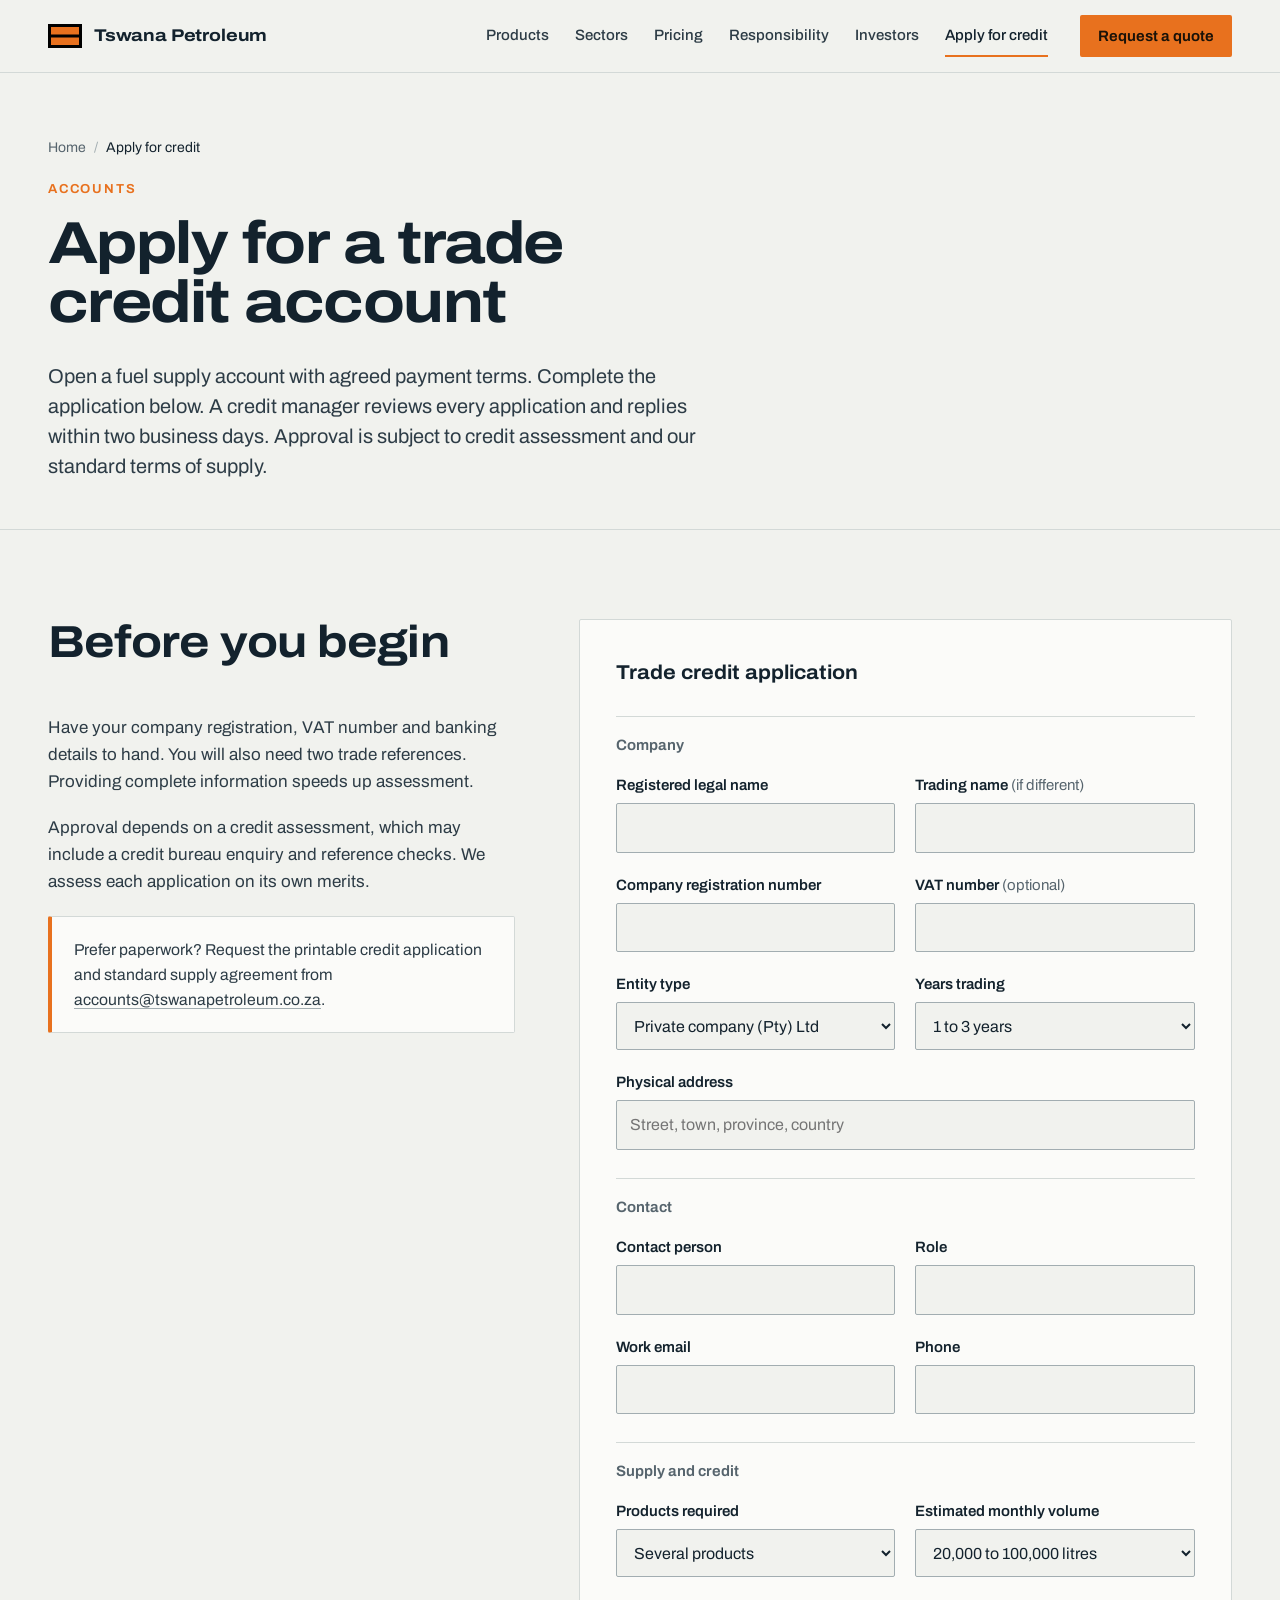
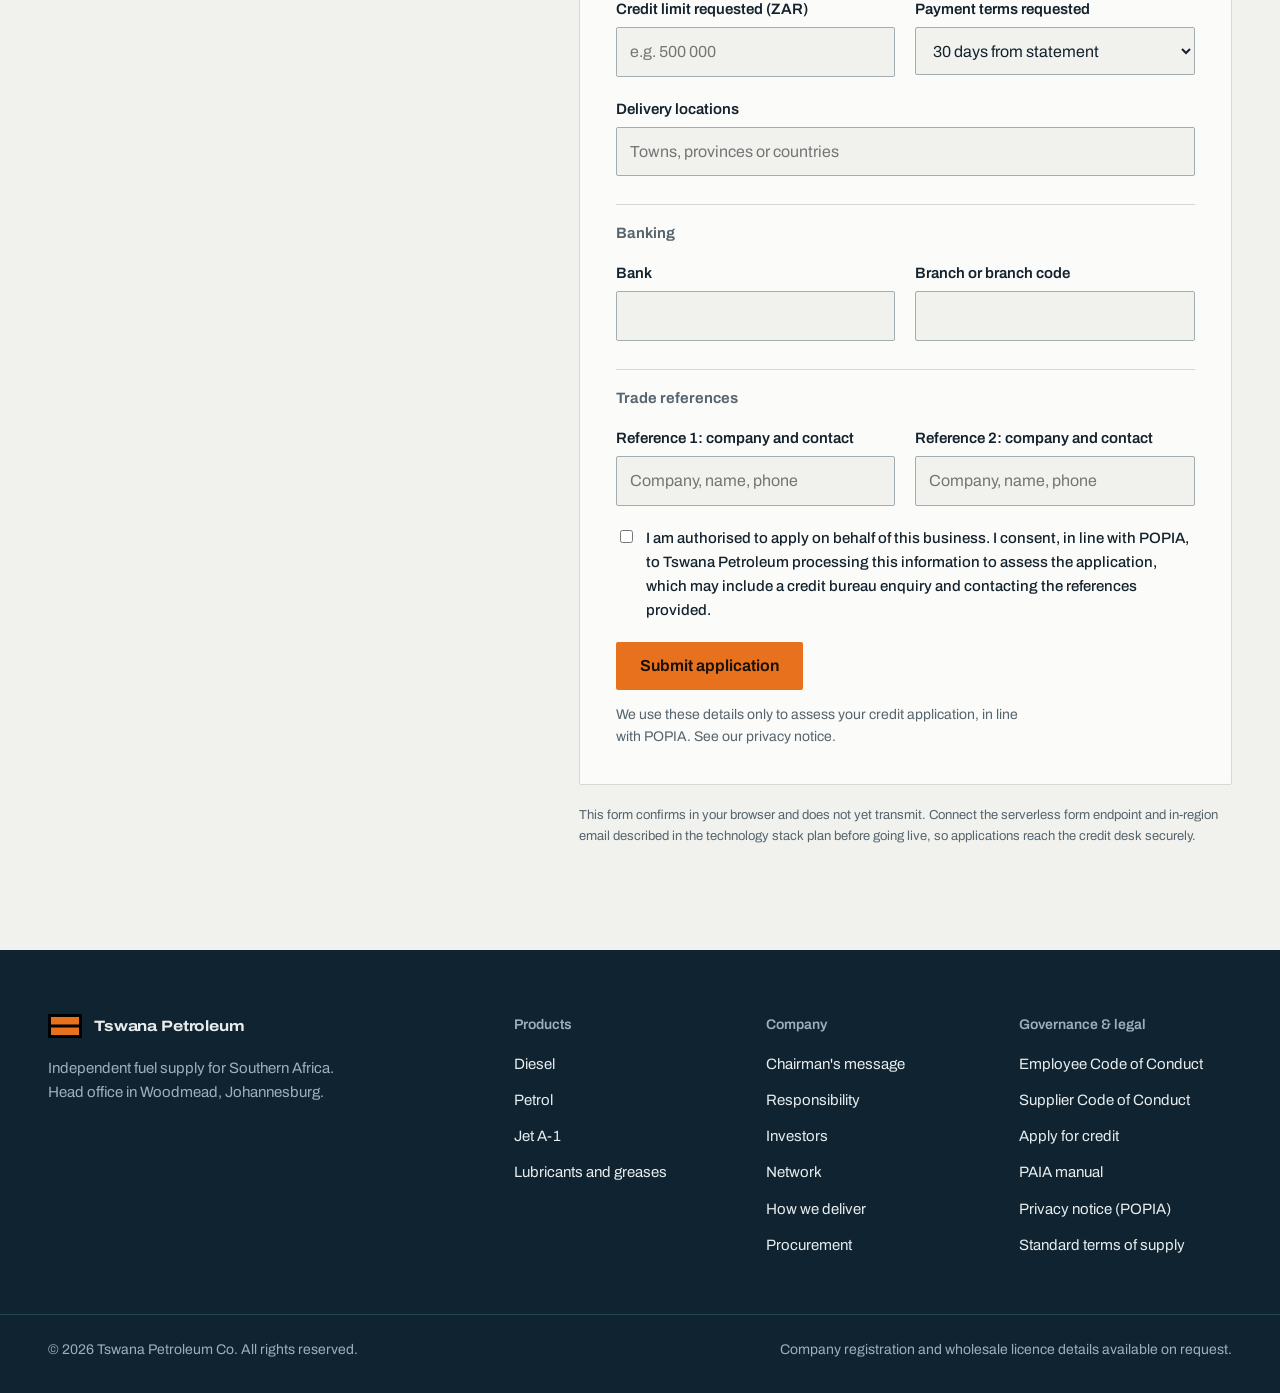
<file: apply-for-credit.html>
<!doctype html>
<html lang="en-ZA">
<head>
<meta charset="utf-8">
<meta name="viewport" content="width=device-width, initial-scale=1, viewport-fit=cover">
<title>Apply for credit | Tswana Petroleum</title>
<meta name="description" content="Apply for a trade credit account with Tswana Petroleum. Provide your company, trading, banking and reference details to open a fuel supply account.">
<link rel="preconnect" href="https://fonts.googleapis.com">
<link rel="preconnect" href="https://fonts.gstatic.com" crossorigin>
<link rel="stylesheet" href="https://fonts.googleapis.com/css2?family=Archivo:ital,wdth,wght@0,62..125,100..900;1,62..125,100..900&display=swap">
<link rel="stylesheet" href="styles.css">
</head>
<body>
<header class="site-header">
  <div class="wrap header-inner">
    <a class="brand" href="index.html" aria-label="Tswana Petroleum, home">
      <svg class="brand-plate" viewBox="0 0 34 24" aria-hidden="true"><rect x="1.5" y="1.5" width="31" height="21" fill="#E8711E" stroke="#000" stroke-width="3"/><path d="M1.5 12h31" stroke="#000" stroke-width="3"/></svg>
      <span>Tswana Petroleum</span>
    </a>
    <nav class="site-nav" id="site-nav" aria-label="Main">
      <a href="index.html#products">Products</a>
      <a href="index.html#sectors">Sectors</a>
      <a href="index.html#pricing">Pricing</a>
      <a href="csr.html">Responsibility</a>
      <a href="investors.html">Investors</a>
      <a href="apply-for-credit.html" aria-current="page">Apply for credit</a>
      <a class="nav-quote" href="index.html#quote">Request a quote</a>
    </nav>
    <a class="btn btn-primary header-cta" href="index.html#quote">Request a quote</a>
    <button class="menu-btn" id="menu-btn" type="button" aria-expanded="false" aria-controls="site-nav">
      <svg viewBox="0 0 24 24" fill="none" stroke="currentColor" stroke-width="2" aria-hidden="true"><path d="M3 7h18M3 12h18M3 17h18"/></svg>Menu
    </button>
  </div>
</header>

<main>
  <section class="page-hero">
    <div class="wrap">
      <ol class="breadcrumb"><li><a href="index.html">Home</a></li><li><span aria-current="page">Apply for credit</span></li></ol>
      <p class="eyebrow">Accounts</p>
      <h1>Apply for a trade credit account</h1>
      <p class="lede">Open a fuel supply account with agreed payment terms. Complete the application below. A credit manager reviews every application and replies within two business days. Approval is subject to credit assessment and our standard terms of supply.</p>
    </div>
  </section>

  <section class="section">
    <div class="wrap layout">
      <div class="split-copy">
        <div class="section-head"><h2>Before you begin</h2></div>
        <div class="prose">
          <p>Have your company registration, VAT number and banking details to hand. You will also need two trade references. Providing complete information speeds up assessment.</p>
          <p>Approval depends on a credit assessment, which may include a credit bureau enquiry and reference checks. We assess each application on its own merits.</p>
          <div class="callout" style="margin-top:20px"><p>Prefer paperwork? Request the printable credit application and standard supply agreement from <a href="mailto:accounts@tswanapetroleum.co.za">accounts@tswanapetroleum.co.za</a>.</p></div>
        </div>
      </div>
      <div>
        <form class="form-card" id="credit-form" novalidate>
          <h3 class="form-title">Trade credit application</h3>

          <p class="form-legend">Company</p>
          <div class="field"><label for="c-legal">Registered legal name</label><input id="c-legal" name="legal_name" autocomplete="organization" required aria-describedby="e-legal"><span class="error" id="e-legal"></span></div>
          <div class="field"><label for="c-trading">Trading name <span class="opt">(if different)</span></label><input id="c-trading" name="trading_name"></div>
          <div class="field"><label for="c-reg">Company registration number</label><input id="c-reg" name="reg_number" required aria-describedby="e-reg"><span class="error" id="e-reg"></span></div>
          <div class="field"><label for="c-vat">VAT number <span class="opt">(optional)</span></label><input id="c-vat" name="vat_number"></div>
          <div class="field"><label for="c-type">Entity type</label>
            <select id="c-type" name="entity_type">
              <option>Private company (Pty) Ltd</option><option>Public company</option><option>Close corporation</option><option>Sole proprietor</option><option>Partnership</option><option>Trust</option><option>Government or parastatal</option>
            </select>
          </div>
          <div class="field"><label for="c-years">Years trading</label>
            <select id="c-years" name="years_trading">
              <option>Under 1 year</option><option selected>1 to 3 years</option><option>3 to 10 years</option><option>Over 10 years</option>
            </select>
          </div>
          <div class="field full"><label for="c-address">Physical address</label><input id="c-address" name="address" placeholder="Street, town, province, country" required aria-describedby="e-address"><span class="error" id="e-address"></span></div>

          <p class="form-legend">Contact</p>
          <div class="field"><label for="c-name">Contact person</label><input id="c-name" name="contact_name" autocomplete="name" required aria-describedby="e-name"><span class="error" id="e-name"></span></div>
          <div class="field"><label for="c-role">Role</label><input id="c-role" name="contact_role" autocomplete="organization-title"></div>
          <div class="field"><label for="c-email">Work email</label><input id="c-email" name="email" type="email" autocomplete="email" required aria-describedby="e-email"><span class="error" id="e-email"></span></div>
          <div class="field"><label for="c-phone">Phone</label><input id="c-phone" name="phone" type="tel" autocomplete="tel" required aria-describedby="e-phone"><span class="error" id="e-phone"></span></div>

          <p class="form-legend">Supply and credit</p>
          <div class="field"><label for="c-product">Products required</label>
            <select id="c-product" name="product">
              <option>Diesel</option><option>Petrol</option><option>Jet A-1</option><option>Illuminating paraffin</option><option>Lubricants and greases</option><option selected>Several products</option>
            </select>
          </div>
          <div class="field"><label for="c-volume">Estimated monthly volume</label>
            <select id="c-volume" name="volume">
              <option>Under 20,000 litres</option><option selected>20,000 to 100,000 litres</option><option>100,000 to 500,000 litres</option><option>Over 500,000 litres</option>
            </select>
          </div>
          <div class="field"><label for="c-amount">Credit limit requested (ZAR)</label><input id="c-amount" name="credit_amount" inputmode="numeric" placeholder="e.g. 500 000" required aria-describedby="e-amount"><span class="error" id="e-amount"></span></div>
          <div class="field"><label for="c-terms">Payment terms requested</label>
            <select id="c-terms" name="terms">
              <option>7 days</option><option selected>30 days from statement</option><option>Cash on delivery</option>
            </select>
          </div>
          <div class="field full"><label for="c-locations">Delivery locations</label><input id="c-locations" name="locations" placeholder="Towns, provinces or countries" required aria-describedby="e-loc"><span class="error" id="e-loc"></span></div>

          <p class="form-legend">Banking</p>
          <div class="field"><label for="c-bank">Bank</label><input id="c-bank" name="bank" required aria-describedby="e-bank"><span class="error" id="e-bank"></span></div>
          <div class="field"><label for="c-branch">Branch or branch code</label><input id="c-branch" name="branch"></div>

          <p class="form-legend">Trade references</p>
          <div class="field"><label for="c-ref1">Reference 1: company and contact</label><input id="c-ref1" name="reference_1" placeholder="Company, name, phone" required aria-describedby="e-ref1"><span class="error" id="e-ref1"></span></div>
          <div class="field"><label for="c-ref2">Reference 2: company and contact</label><input id="c-ref2" name="reference_2" placeholder="Company, name, phone"></div>

          <div class="field full">
            <label style="display:flex;gap:10px;align-items:flex-start;font-weight:500">
              <input type="checkbox" id="c-consent" name="consent" required style="min-height:auto;width:auto;margin-top:4px" aria-describedby="e-consent">
              <span>I am authorised to apply on behalf of this business. I consent, in line with POPIA, to Tswana Petroleum processing this information to assess the application, which may include a credit bureau enquiry and contacting the references provided.</span>
            </label>
            <span class="error" id="e-consent"></span>
          </div>

          <div class="form-foot">
            <button class="btn btn-primary" type="submit">Submit application</button>
            <p class="form-note">We use these details only to assess your credit application, in line with POPIA. See our privacy notice.</p>
          </div>
        </form>

        <div class="done-card" id="credit-done" tabindex="-1" hidden>
          <h3>Application received</h3>
          <p id="credit-msg"></p>
          <dl class="done-summary" id="credit-summary"></dl>
          <button class="btn btn-quiet" type="button" id="credit-again">Start another application</button>
        </div>

        <p class="muted" style="margin-top:20px;font-size:.8125rem;color:var(--muted)">This form confirms in your browser and does not yet transmit. Connect the serverless form endpoint and in-region email described in the technology stack plan before going live, so applications reach the credit desk securely.</p>
      </div>
    </div>
  </section>
</main>

<footer class="site-footer">
  <div class="wrap footer-grid">
    <div>
      <a class="brand" href="index.html" aria-label="Tswana Petroleum, home">
        <svg class="brand-plate" viewBox="0 0 34 24" aria-hidden="true"><rect x="1.5" y="1.5" width="31" height="21" fill="#E8711E" stroke="#000" stroke-width="3"/><path d="M1.5 12h31" stroke="#000" stroke-width="3"/></svg>
        <span>Tswana Petroleum</span>
      </a>
      <p>Independent fuel supply for Southern Africa. Head office in Woodmead, Johannesburg.</p>
    </div>
    <nav aria-labelledby="f-products"><h2 id="f-products">Products</h2><ul><li><a href="index.html#products">Diesel</a></li><li><a href="index.html#products">Petrol</a></li><li><a href="index.html#products">Jet A-1</a></li><li><a href="index.html#products">Lubricants and greases</a></li></ul></nav>
    <nav aria-labelledby="f-company"><h2 id="f-company">Company</h2><ul><li><a href="chairmans-message.html">Chairman's message</a></li><li><a href="csr.html">Responsibility</a></li><li><a href="investors.html">Investors</a></li><li><a href="index.html#network">Network</a></li><li><a href="index.html#delivery">How we deliver</a></li><li><a href="index.html#procurement">Procurement</a></li></ul></nav>
    <nav aria-labelledby="f-legal"><h2 id="f-legal">Governance &amp; legal</h2><ul><li><a href="code-of-conduct-employees.html">Employee Code of Conduct</a></li><li><a href="code-of-conduct-suppliers.html">Supplier Code of Conduct</a></li><li><a href="apply-for-credit.html">Apply for credit</a></li><li><a href="#">PAIA manual</a></li><li><a href="#">Privacy notice (POPIA)</a></li><li><a href="#">Standard terms of supply</a></li></ul></nav>
  </div>
  <div class="wrap footer-base">
    <p>© 2026 Tswana Petroleum Co. All rights reserved.</p>
    <p>Company registration and wholesale licence details available on request.</p>
  </div>
</footer>
<script src="site.js"></script>
<script>
(function(){
  "use strict";
  var form = document.getElementById("credit-form"), done = document.getElementById("credit-done");
  var reduce = window.matchMedia && window.matchMedia("(prefers-reduced-motion: reduce)").matches;
  var rules = [
    {id:"c-legal", err:"e-legal", msg:"Enter the registered legal name."},
    {id:"c-reg", err:"e-reg", msg:"Enter the company registration number."},
    {id:"c-address", err:"e-address", msg:"Enter the physical address."},
    {id:"c-name", err:"e-name", msg:"Enter the contact person."},
    {id:"c-email", err:"e-email", msg:"Enter a work email, for example name@company.co.za.", email:true},
    {id:"c-phone", err:"e-phone", msg:"Enter a contact phone number."},
    {id:"c-amount", err:"e-amount", msg:"Enter the credit limit requested."},
    {id:"c-locations", err:"e-loc", msg:"Enter the delivery locations."},
    {id:"c-bank", err:"e-bank", msg:"Enter the bank."},
    {id:"c-ref1", err:"e-ref1", msg:"Enter at least one trade reference."}
  ];
  function check(r){
    var f = document.getElementById(r.id), v = f.value.trim();
    var bad = !v || (r.email && !/^[^\s@]+@[^\s@]+\.[^\s@]+$/.test(v));
    f.setAttribute("aria-invalid", bad ? "true" : "false");
    document.getElementById(r.err).textContent = bad ? r.msg : "";
    return !bad;
  }
  function checkConsent(){
    var c = document.getElementById("c-consent"), ok = c.checked;
    c.setAttribute("aria-invalid", ok ? "false" : "true");
    document.getElementById("e-consent").textContent = ok ? "" : "You must confirm authorisation and consent to continue.";
    return ok;
  }
  rules.forEach(function(r){
    document.getElementById(r.id).addEventListener("blur", function(){ if (this.getAttribute("aria-invalid") === "true" || this.value.trim()) check(r); });
  });
  document.getElementById("c-consent").addEventListener("change", checkConsent);
  form.addEventListener("submit", function(e){
    e.preventDefault();
    var firstBad = null;
    rules.forEach(function(r){ if (!check(r) && !firstBad) firstBad = document.getElementById(r.id); });
    if (!checkConsent() && !firstBad) firstBad = document.getElementById("c-consent");
    if (firstBad) { firstBad.focus(); return; }
    var val = function(id){ return document.getElementById(id).value.trim(); };
    document.getElementById("credit-msg").textContent = "A credit manager will reply to " + val("c-email") + " within two business days. Approval is subject to credit assessment and our standard terms of supply.";
    var sum = document.getElementById("credit-summary"); sum.innerHTML = "";
    [["Legal name", val("c-legal")], ["Registration", val("c-reg")], ["Credit requested", "R " + val("c-amount")], ["Payment terms", val("c-terms")], ["Delivery locations", val("c-locations")]].forEach(function(p){
      var row = document.createElement("div"), dt = document.createElement("dt"), dd = document.createElement("dd");
      dt.textContent = p[0]; dd.textContent = p[1]; row.appendChild(dt); row.appendChild(dd); sum.appendChild(row);
    });
    form.hidden = true; done.hidden = false; done.focus();
    done.scrollIntoView({behavior: reduce ? "auto" : "smooth", block: "start"});
  });
  document.getElementById("credit-again").addEventListener("click", function(){
    form.reset();
    rules.forEach(function(r){ document.getElementById(r.id).removeAttribute("aria-invalid"); document.getElementById(r.err).textContent = ""; });
    document.getElementById("c-consent").removeAttribute("aria-invalid"); document.getElementById("e-consent").textContent = "";
    done.hidden = true; form.hidden = false; document.getElementById("c-legal").focus();
  });
})();
</script>
</body>
</html>
</file>
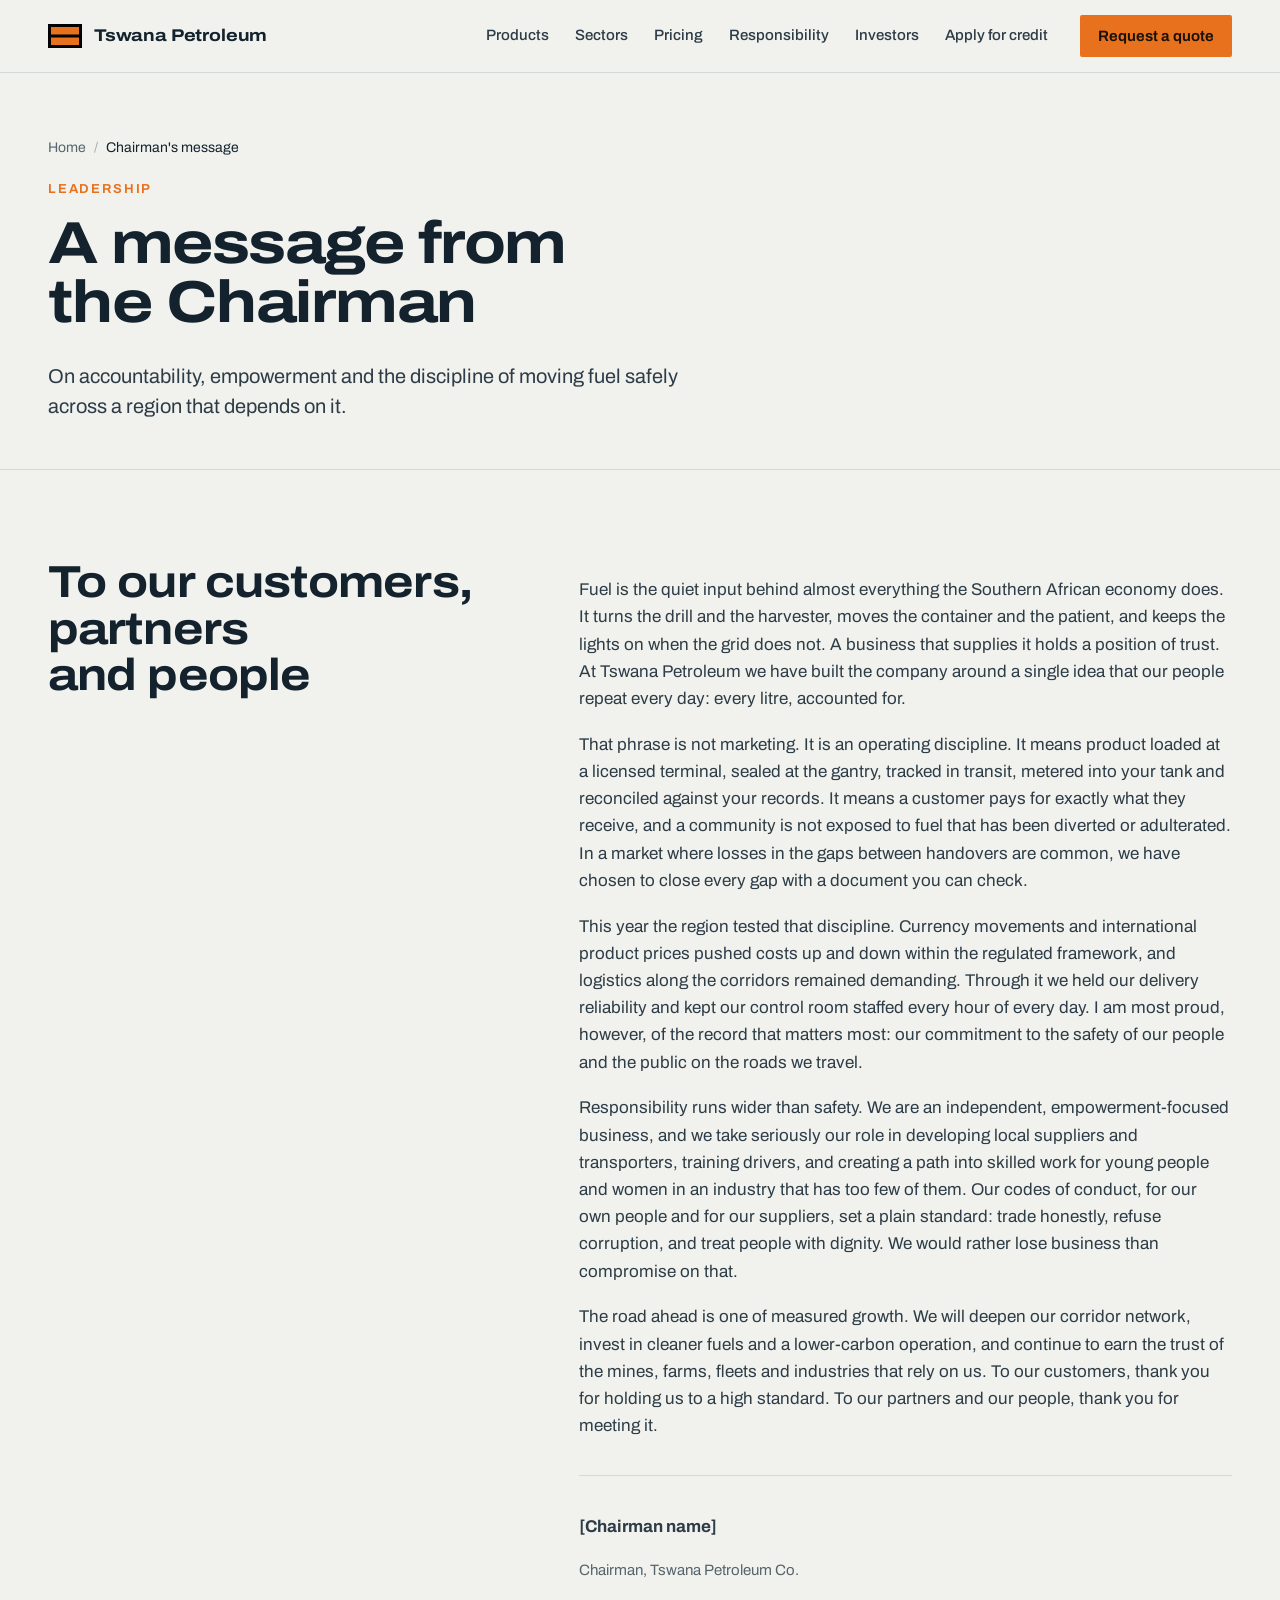
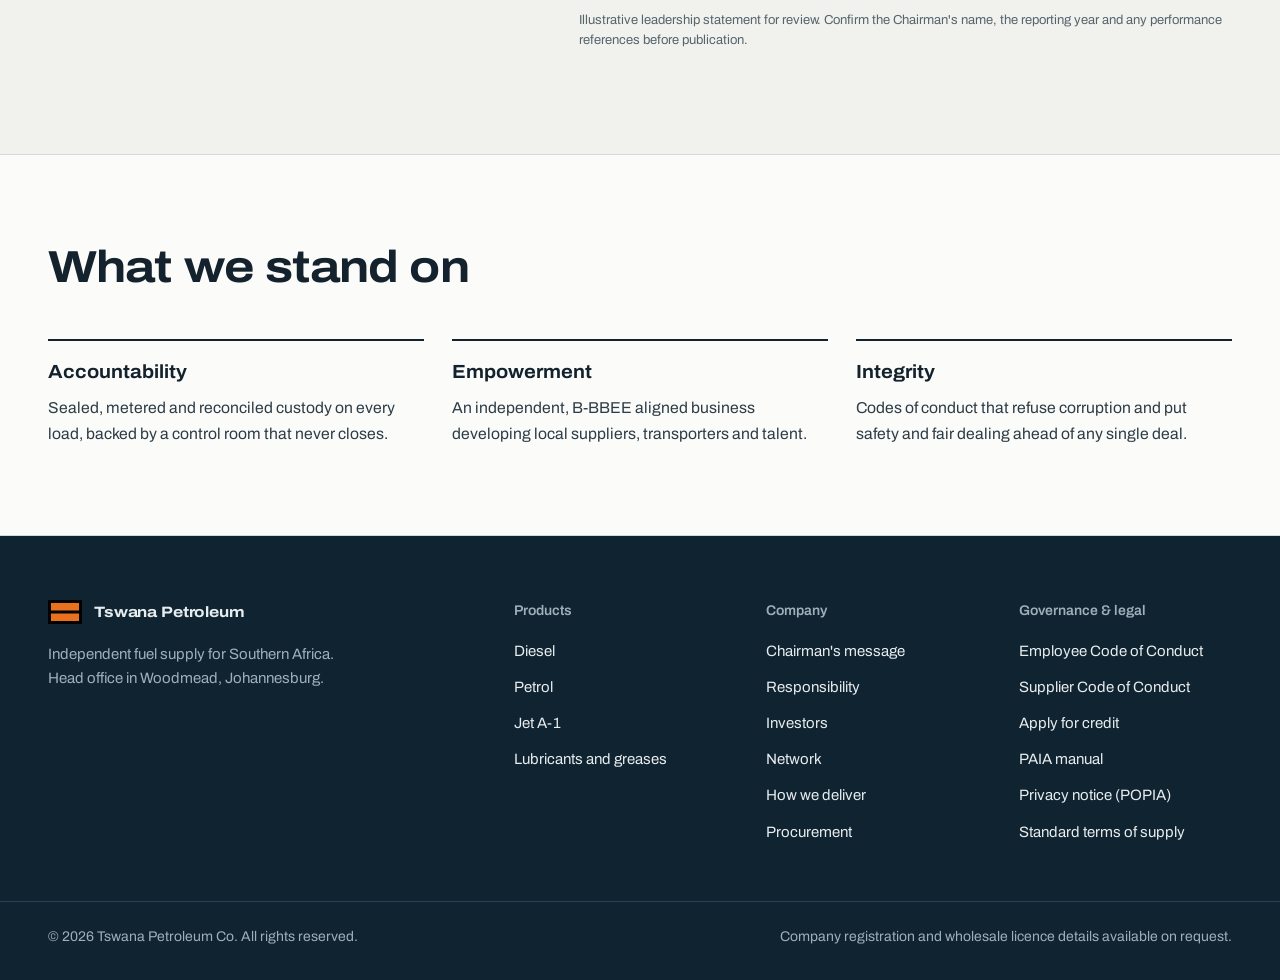
<file: chairmans-message.html>
<!doctype html>
<html lang="en-ZA">
<head>
<meta charset="utf-8">
<meta name="viewport" content="width=device-width, initial-scale=1, viewport-fit=cover">
<title>Chairman's message | Tswana Petroleum</title>
<meta name="description" content="A message from the Chairman of Tswana Petroleum on the year's performance, safety, empowerment and the road ahead across the SADC region.">
<link rel="preconnect" href="https://fonts.googleapis.com">
<link rel="preconnect" href="https://fonts.gstatic.com" crossorigin>
<link rel="stylesheet" href="https://fonts.googleapis.com/css2?family=Archivo:ital,wdth,wght@0,62..125,100..900;1,62..125,100..900&display=swap">
<link rel="stylesheet" href="styles.css">
</head>
<body>
<header class="site-header">
  <div class="wrap header-inner">
    <a class="brand" href="index.html" aria-label="Tswana Petroleum, home">
      <svg class="brand-plate" viewBox="0 0 34 24" aria-hidden="true"><rect x="1.5" y="1.5" width="31" height="21" fill="#E8711E" stroke="#000" stroke-width="3"/><path d="M1.5 12h31" stroke="#000" stroke-width="3"/></svg>
      <span>Tswana Petroleum</span>
    </a>
    <nav class="site-nav" id="site-nav" aria-label="Main">
      <a href="index.html#products">Products</a>
      <a href="index.html#sectors">Sectors</a>
      <a href="index.html#pricing">Pricing</a>
      <a href="csr.html">Responsibility</a>
      <a href="investors.html">Investors</a>
      <a href="apply-for-credit.html">Apply for credit</a>
      <a class="nav-quote" href="index.html#quote">Request a quote</a>
    </nav>
    <a class="btn btn-primary header-cta" href="index.html#quote">Request a quote</a>
    <button class="menu-btn" id="menu-btn" type="button" aria-expanded="false" aria-controls="site-nav">
      <svg viewBox="0 0 24 24" fill="none" stroke="currentColor" stroke-width="2" aria-hidden="true"><path d="M3 7h18M3 12h18M3 17h18"/></svg>Menu
    </button>
  </div>
</header>

<main>
  <section class="page-hero">
    <div class="wrap">
      <ol class="breadcrumb"><li><a href="index.html">Home</a></li><li><span aria-current="page">Chairman's message</span></li></ol>
      <p class="eyebrow">Leadership</p>
      <h1>A message from the Chairman</h1>
      <p class="lede">On accountability, empowerment and the discipline of moving fuel safely across a region that depends on it.</p>
    </div>
  </section>

  <section class="section">
    <div class="wrap layout">
      <div class="section-head"><h2>To our customers, partners and people</h2></div>
      <div class="prose">
        <p>Fuel is the quiet input behind almost everything the Southern African economy does. It turns the drill and the harvester, moves the container and the patient, and keeps the lights on when the grid does not. A business that supplies it holds a position of trust. At Tswana Petroleum we have built the company around a single idea that our people repeat every day: every litre, accounted for.</p>
        <p>That phrase is not marketing. It is an operating discipline. It means product loaded at a licensed terminal, sealed at the gantry, tracked in transit, metered into your tank and reconciled against your records. It means a customer pays for exactly what they receive, and a community is not exposed to fuel that has been diverted or adulterated. In a market where losses in the gaps between handovers are common, we have chosen to close every gap with a document you can check.</p>
        <p>This year the region tested that discipline. Currency movements and international product prices pushed costs up and down within the regulated framework, and logistics along the corridors remained demanding. Through it we held our delivery reliability and kept our control room staffed every hour of every day. I am most proud, however, of the record that matters most: our commitment to the safety of our people and the public on the roads we travel.</p>
        <p>Responsibility runs wider than safety. We are an independent, empowerment-focused business, and we take seriously our role in developing local suppliers and transporters, training drivers, and creating a path into skilled work for young people and women in an industry that has too few of them. Our codes of conduct, for our own people and for our suppliers, set a plain standard: trade honestly, refuse corruption, and treat people with dignity. We would rather lose business than compromise on that.</p>
        <p>The road ahead is one of measured growth. We will deepen our corridor network, invest in cleaner fuels and a lower-carbon operation, and continue to earn the trust of the mines, farms, fleets and industries that rely on us. To our customers, thank you for holding us to a high standard. To our partners and our people, thank you for meeting it.</p>
        <div class="signature">
          <p class="name">[Chairman name]</p>
          <p class="role">Chairman, Tswana Petroleum Co.</p>
        </div>
        <p class="muted" style="margin-top:28px;font-size:.8125rem;color:var(--muted)">Illustrative leadership statement for review. Confirm the Chairman's name, the reporting year and any performance references before publication.</p>
      </div>
    </div>
  </section>

  <section class="section alt">
    <div class="wrap">
      <div class="section-head"><h2>What we stand on</h2></div>
      <div class="grid-3">
        <div class="card"><h3>Accountability</h3><p>Sealed, metered and reconciled custody on every load, backed by a control room that never closes.</p></div>
        <div class="card"><h3>Empowerment</h3><p>An independent, B-BBEE aligned business developing local suppliers, transporters and talent.</p></div>
        <div class="card"><h3>Integrity</h3><p>Codes of conduct that refuse corruption and put safety and fair dealing ahead of any single deal.</p></div>
      </div>
    </div>
  </section>
</main>

<footer class="site-footer">
  <div class="wrap footer-grid">
    <div>
      <a class="brand" href="index.html" aria-label="Tswana Petroleum, home">
        <svg class="brand-plate" viewBox="0 0 34 24" aria-hidden="true"><rect x="1.5" y="1.5" width="31" height="21" fill="#E8711E" stroke="#000" stroke-width="3"/><path d="M1.5 12h31" stroke="#000" stroke-width="3"/></svg>
        <span>Tswana Petroleum</span>
      </a>
      <p>Independent fuel supply for Southern Africa. Head office in Woodmead, Johannesburg.</p>
    </div>
    <nav aria-labelledby="f-products"><h2 id="f-products">Products</h2><ul><li><a href="index.html#products">Diesel</a></li><li><a href="index.html#products">Petrol</a></li><li><a href="index.html#products">Jet A-1</a></li><li><a href="index.html#products">Lubricants and greases</a></li></ul></nav>
    <nav aria-labelledby="f-company"><h2 id="f-company">Company</h2><ul><li><a href="chairmans-message.html">Chairman's message</a></li><li><a href="csr.html">Responsibility</a></li><li><a href="investors.html">Investors</a></li><li><a href="index.html#network">Network</a></li><li><a href="index.html#delivery">How we deliver</a></li><li><a href="index.html#procurement">Procurement</a></li></ul></nav>
    <nav aria-labelledby="f-legal"><h2 id="f-legal">Governance &amp; legal</h2><ul><li><a href="code-of-conduct-employees.html">Employee Code of Conduct</a></li><li><a href="code-of-conduct-suppliers.html">Supplier Code of Conduct</a></li><li><a href="apply-for-credit.html">Apply for credit</a></li><li><a href="#">PAIA manual</a></li><li><a href="#">Privacy notice (POPIA)</a></li><li><a href="#">Standard terms of supply</a></li></ul></nav>
  </div>
  <div class="wrap footer-base">
    <p>© 2026 Tswana Petroleum Co. All rights reserved.</p>
    <p>Company registration and wholesale licence details available on request.</p>
  </div>
</footer>
<script src="site.js"></script>
</body>
</html>
</file>
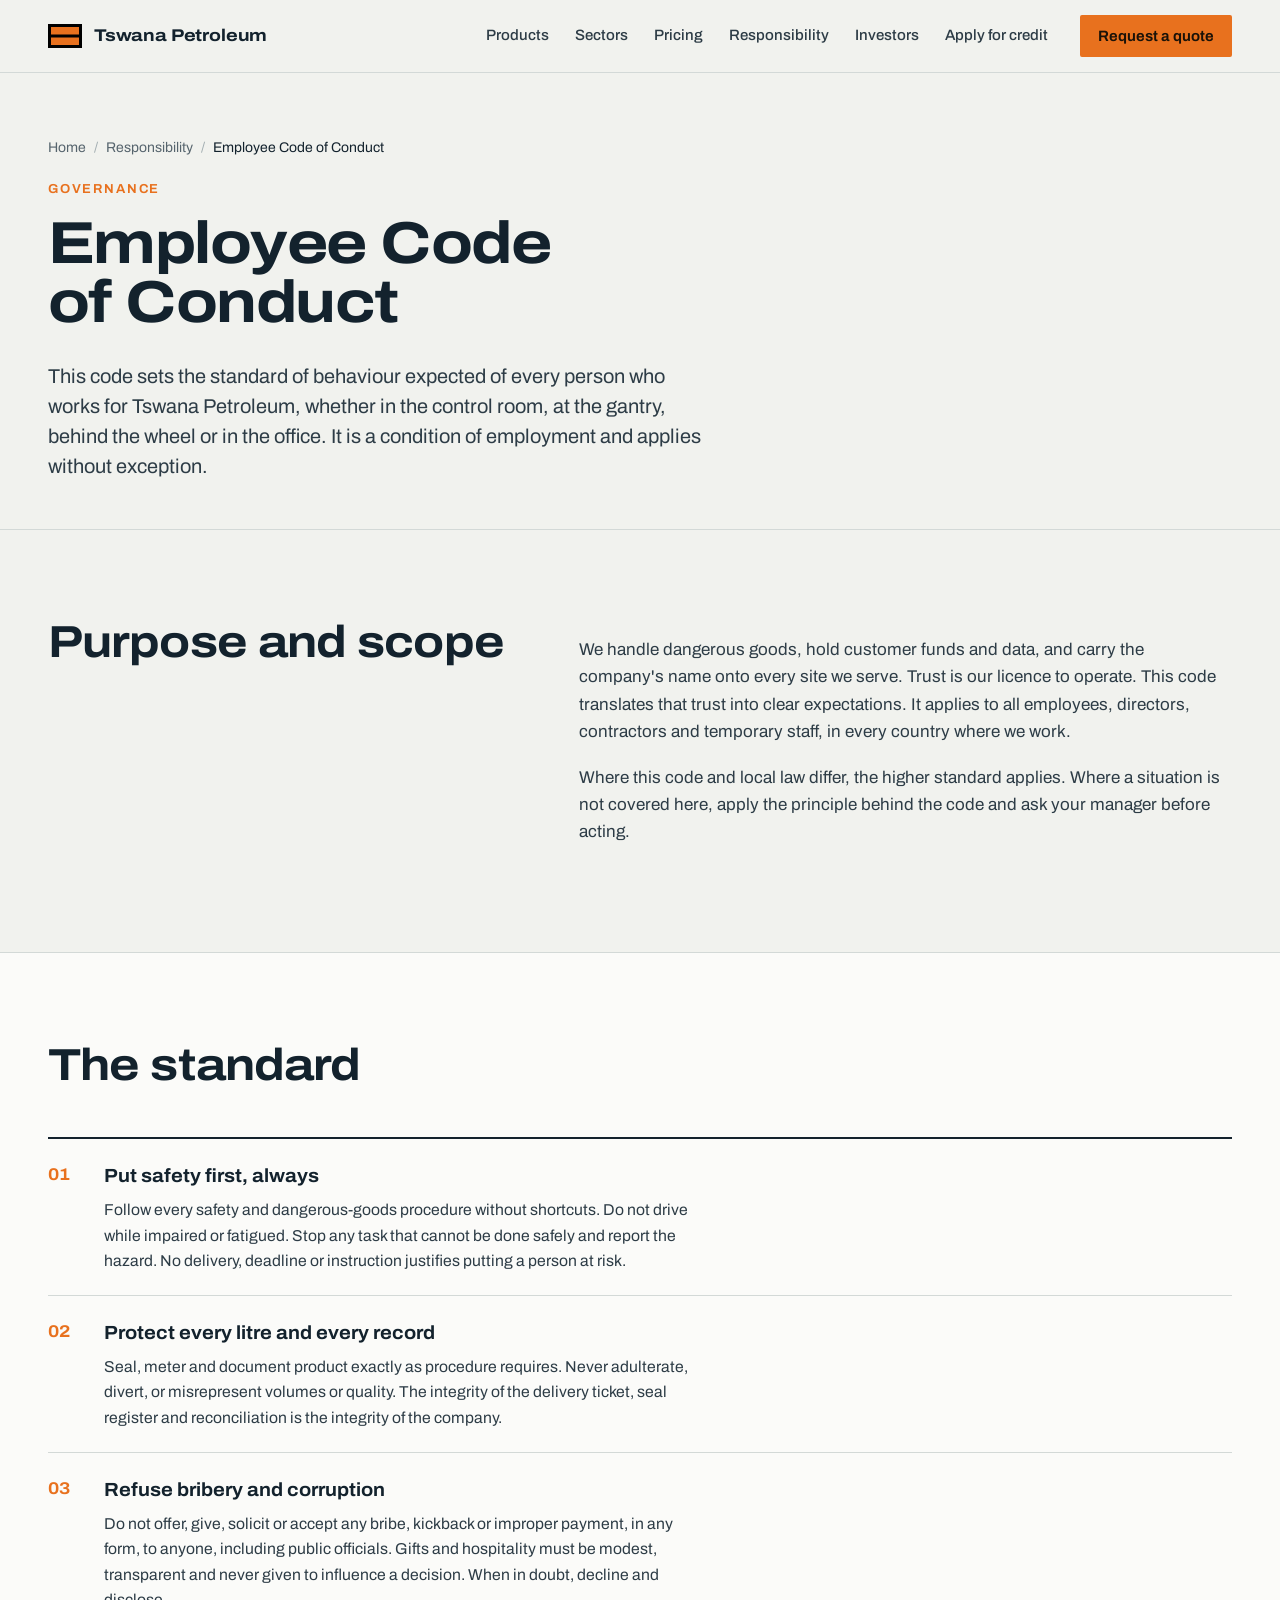
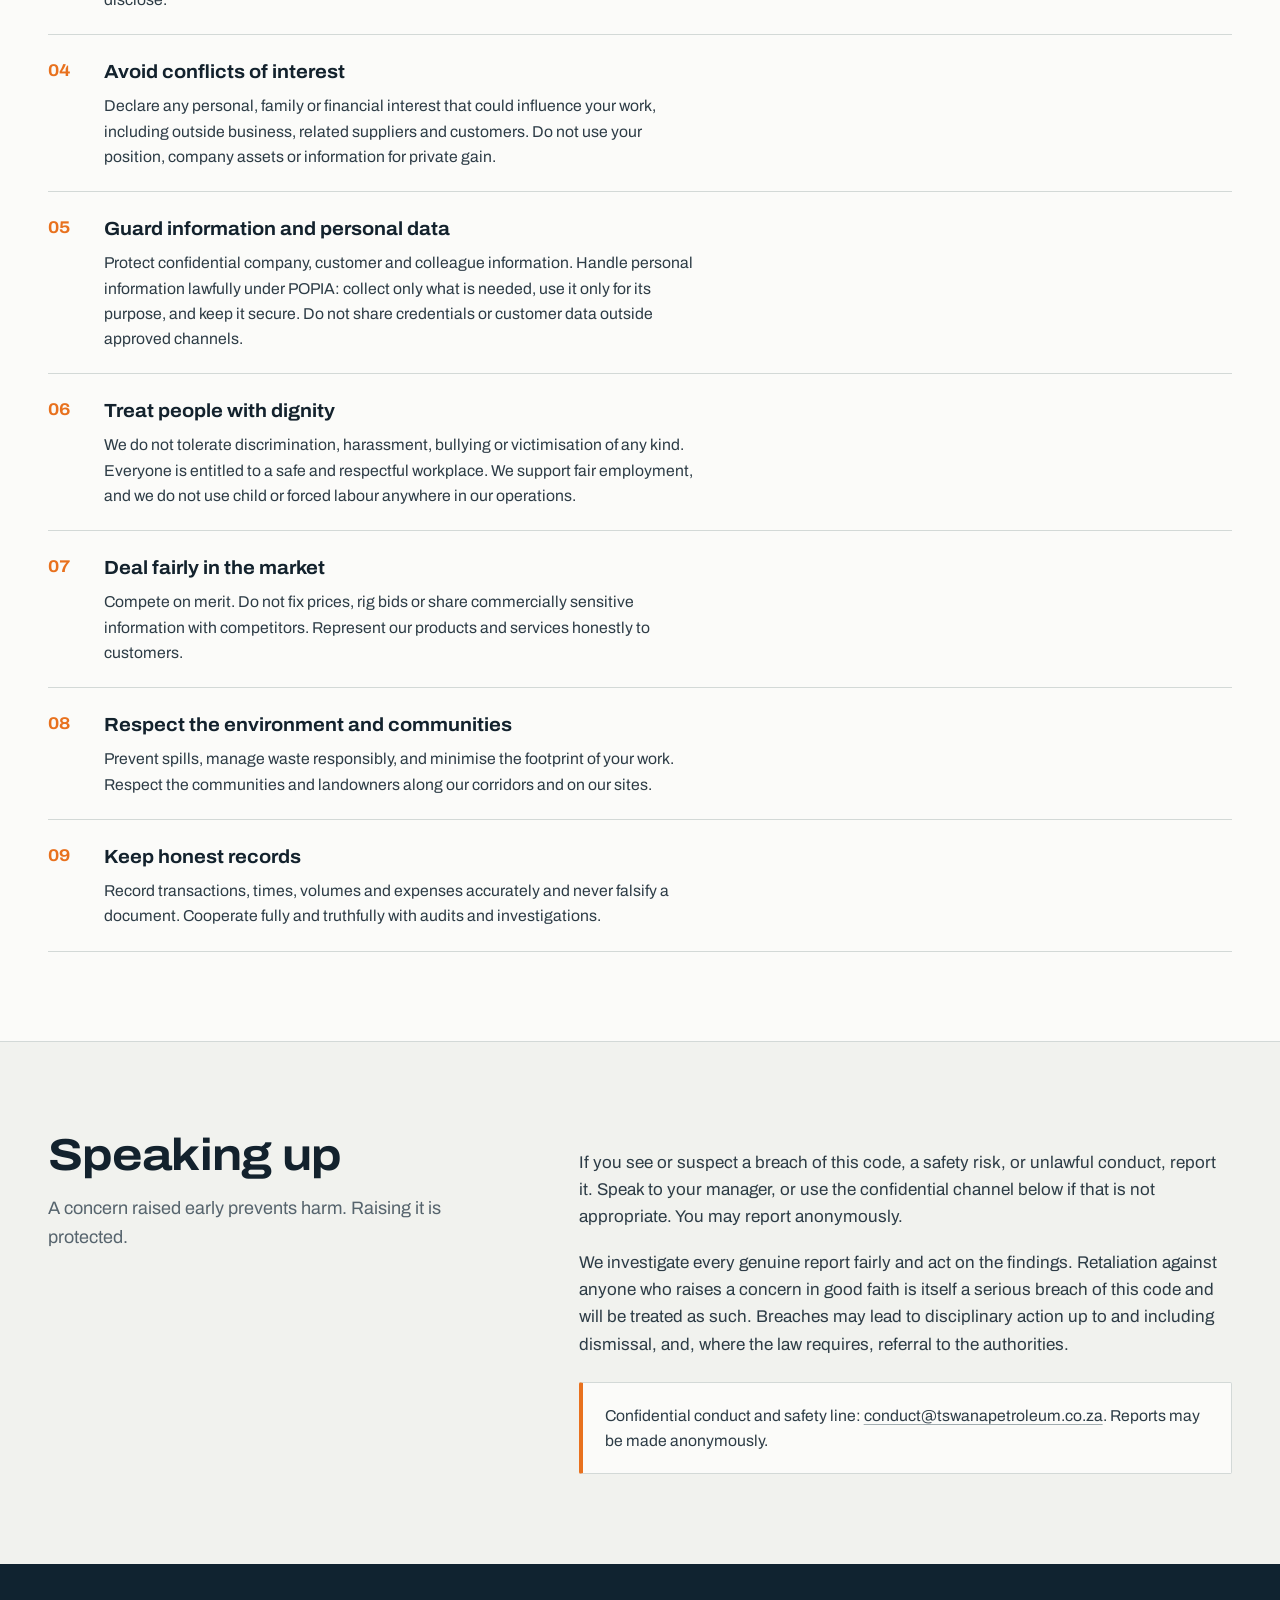
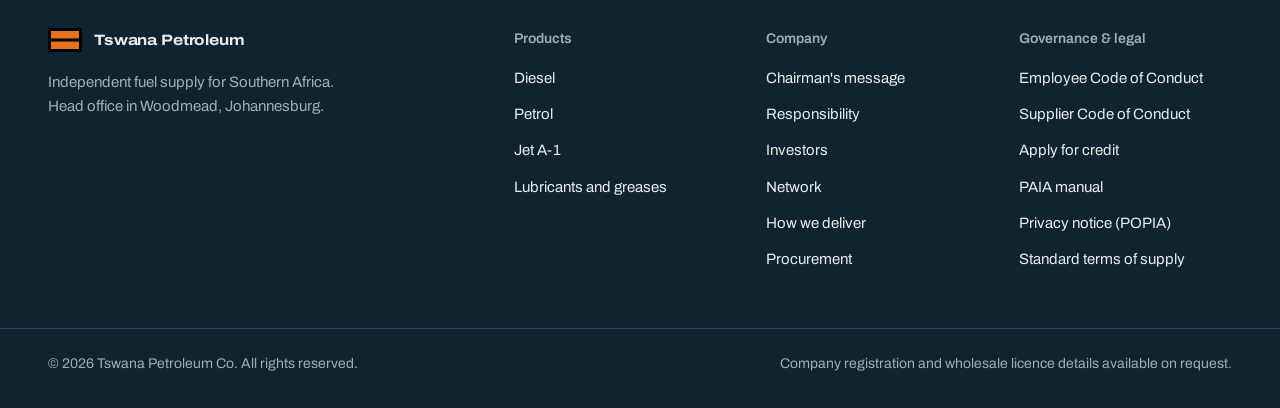
<file: code-of-conduct-employees.html>
<!doctype html>
<html lang="en-ZA">
<head>
<meta charset="utf-8">
<meta name="viewport" content="width=device-width, initial-scale=1, viewport-fit=cover">
<title>Employee Code of Conduct | Tswana Petroleum</title>
<meta name="description" content="The standard of behaviour expected of every Tswana Petroleum employee: safety, integrity, fair dealing, protection of information and responsible operations.">
<link rel="preconnect" href="https://fonts.googleapis.com">
<link rel="preconnect" href="https://fonts.gstatic.com" crossorigin>
<link rel="stylesheet" href="https://fonts.googleapis.com/css2?family=Archivo:ital,wdth,wght@0,62..125,100..900;1,62..125,100..900&display=swap">
<link rel="stylesheet" href="styles.css">
</head>
<body>
<header class="site-header">
  <div class="wrap header-inner">
    <a class="brand" href="index.html" aria-label="Tswana Petroleum, home">
      <svg class="brand-plate" viewBox="0 0 34 24" aria-hidden="true"><rect x="1.5" y="1.5" width="31" height="21" fill="#E8711E" stroke="#000" stroke-width="3"/><path d="M1.5 12h31" stroke="#000" stroke-width="3"/></svg>
      <span>Tswana Petroleum</span>
    </a>
    <nav class="site-nav" id="site-nav" aria-label="Main">
      <a href="index.html#products">Products</a>
      <a href="index.html#sectors">Sectors</a>
      <a href="index.html#pricing">Pricing</a>
      <a href="csr.html">Responsibility</a>
      <a href="investors.html">Investors</a>
      <a href="apply-for-credit.html">Apply for credit</a>
      <a class="nav-quote" href="index.html#quote">Request a quote</a>
    </nav>
    <a class="btn btn-primary header-cta" href="index.html#quote">Request a quote</a>
    <button class="menu-btn" id="menu-btn" type="button" aria-expanded="false" aria-controls="site-nav">
      <svg viewBox="0 0 24 24" fill="none" stroke="currentColor" stroke-width="2" aria-hidden="true"><path d="M3 7h18M3 12h18M3 17h18"/></svg>Menu
    </button>
  </div>
</header>

<main>
  <section class="page-hero">
    <div class="wrap">
      <ol class="breadcrumb"><li><a href="index.html">Home</a></li><li><a href="csr.html">Responsibility</a></li><li><span aria-current="page">Employee Code of Conduct</span></li></ol>
      <p class="eyebrow">Governance</p>
      <h1>Employee Code of Conduct</h1>
      <p class="lede">This code sets the standard of behaviour expected of every person who works for Tswana Petroleum, whether in the control room, at the gantry, behind the wheel or in the office. It is a condition of employment and applies without exception.</p>
    </div>
  </section>

  <section class="section">
    <div class="wrap layout">
      <div class="section-head"><h2>Purpose and scope</h2></div>
      <div class="prose">
        <p>We handle dangerous goods, hold customer funds and data, and carry the company's name onto every site we serve. Trust is our licence to operate. This code translates that trust into clear expectations. It applies to all employees, directors, contractors and temporary staff, in every country where we work.</p>
        <p>Where this code and local law differ, the higher standard applies. Where a situation is not covered here, apply the principle behind the code and ask your manager before acting.</p>
      </div>
    </div>
  </section>

  <section class="section alt">
    <div class="wrap">
      <div class="section-head"><h2>The standard</h2></div>
      <ol class="principles">
        <li><h3>Put safety first, always</h3><p>Follow every safety and dangerous-goods procedure without shortcuts. Do not drive while impaired or fatigued. Stop any task that cannot be done safely and report the hazard. No delivery, deadline or instruction justifies putting a person at risk.</p></li>
        <li><h3>Protect every litre and every record</h3><p>Seal, meter and document product exactly as procedure requires. Never adulterate, divert, or misrepresent volumes or quality. The integrity of the delivery ticket, seal register and reconciliation is the integrity of the company.</p></li>
        <li><h3>Refuse bribery and corruption</h3><p>Do not offer, give, solicit or accept any bribe, kickback or improper payment, in any form, to anyone, including public officials. Gifts and hospitality must be modest, transparent and never given to influence a decision. When in doubt, decline and disclose.</p></li>
        <li><h3>Avoid conflicts of interest</h3><p>Declare any personal, family or financial interest that could influence your work, including outside business, related suppliers and customers. Do not use your position, company assets or information for private gain.</p></li>
        <li><h3>Guard information and personal data</h3><p>Protect confidential company, customer and colleague information. Handle personal information lawfully under POPIA: collect only what is needed, use it only for its purpose, and keep it secure. Do not share credentials or customer data outside approved channels.</p></li>
        <li><h3>Treat people with dignity</h3><p>We do not tolerate discrimination, harassment, bullying or victimisation of any kind. Everyone is entitled to a safe and respectful workplace. We support fair employment, and we do not use child or forced labour anywhere in our operations.</p></li>
        <li><h3>Deal fairly in the market</h3><p>Compete on merit. Do not fix prices, rig bids or share commercially sensitive information with competitors. Represent our products and services honestly to customers.</p></li>
        <li><h3>Respect the environment and communities</h3><p>Prevent spills, manage waste responsibly, and minimise the footprint of your work. Respect the communities and landowners along our corridors and on our sites.</p></li>
        <li><h3>Keep honest records</h3><p>Record transactions, times, volumes and expenses accurately and never falsify a document. Cooperate fully and truthfully with audits and investigations.</p></li>
      </ol>
    </div>
  </section>

  <section class="section">
    <div class="wrap layout">
      <div class="section-head"><h2>Speaking up</h2><p>A concern raised early prevents harm. Raising it is protected.</p></div>
      <div class="prose">
        <p>If you see or suspect a breach of this code, a safety risk, or unlawful conduct, report it. Speak to your manager, or use the confidential channel below if that is not appropriate. You may report anonymously.</p>
        <p>We investigate every genuine report fairly and act on the findings. Retaliation against anyone who raises a concern in good faith is itself a serious breach of this code and will be treated as such. Breaches may lead to disciplinary action up to and including dismissal, and, where the law requires, referral to the authorities.</p>
        <div class="callout" style="margin-top:24px"><p>Confidential conduct and safety line: <a href="mailto:conduct@tswanapetroleum.co.za">conduct@tswanapetroleum.co.za</a>. Reports may be made anonymously.</p></div>
      </div>
    </div>
  </section>
</main>

<footer class="site-footer">
  <div class="wrap footer-grid">
    <div>
      <a class="brand" href="index.html" aria-label="Tswana Petroleum, home">
        <svg class="brand-plate" viewBox="0 0 34 24" aria-hidden="true"><rect x="1.5" y="1.5" width="31" height="21" fill="#E8711E" stroke="#000" stroke-width="3"/><path d="M1.5 12h31" stroke="#000" stroke-width="3"/></svg>
        <span>Tswana Petroleum</span>
      </a>
      <p>Independent fuel supply for Southern Africa. Head office in Woodmead, Johannesburg.</p>
    </div>
    <nav aria-labelledby="f-products"><h2 id="f-products">Products</h2><ul><li><a href="index.html#products">Diesel</a></li><li><a href="index.html#products">Petrol</a></li><li><a href="index.html#products">Jet A-1</a></li><li><a href="index.html#products">Lubricants and greases</a></li></ul></nav>
    <nav aria-labelledby="f-company"><h2 id="f-company">Company</h2><ul><li><a href="chairmans-message.html">Chairman's message</a></li><li><a href="csr.html">Responsibility</a></li><li><a href="investors.html">Investors</a></li><li><a href="index.html#network">Network</a></li><li><a href="index.html#delivery">How we deliver</a></li><li><a href="index.html#procurement">Procurement</a></li></ul></nav>
    <nav aria-labelledby="f-legal"><h2 id="f-legal">Governance &amp; legal</h2><ul><li><a href="code-of-conduct-employees.html">Employee Code of Conduct</a></li><li><a href="code-of-conduct-suppliers.html">Supplier Code of Conduct</a></li><li><a href="apply-for-credit.html">Apply for credit</a></li><li><a href="#">PAIA manual</a></li><li><a href="#">Privacy notice (POPIA)</a></li><li><a href="#">Standard terms of supply</a></li></ul></nav>
  </div>
  <div class="wrap footer-base">
    <p>© 2026 Tswana Petroleum Co. All rights reserved.</p>
    <p>Company registration and wholesale licence details available on request.</p>
  </div>
</footer>
<script src="site.js"></script>
</body>
</html>
</file>
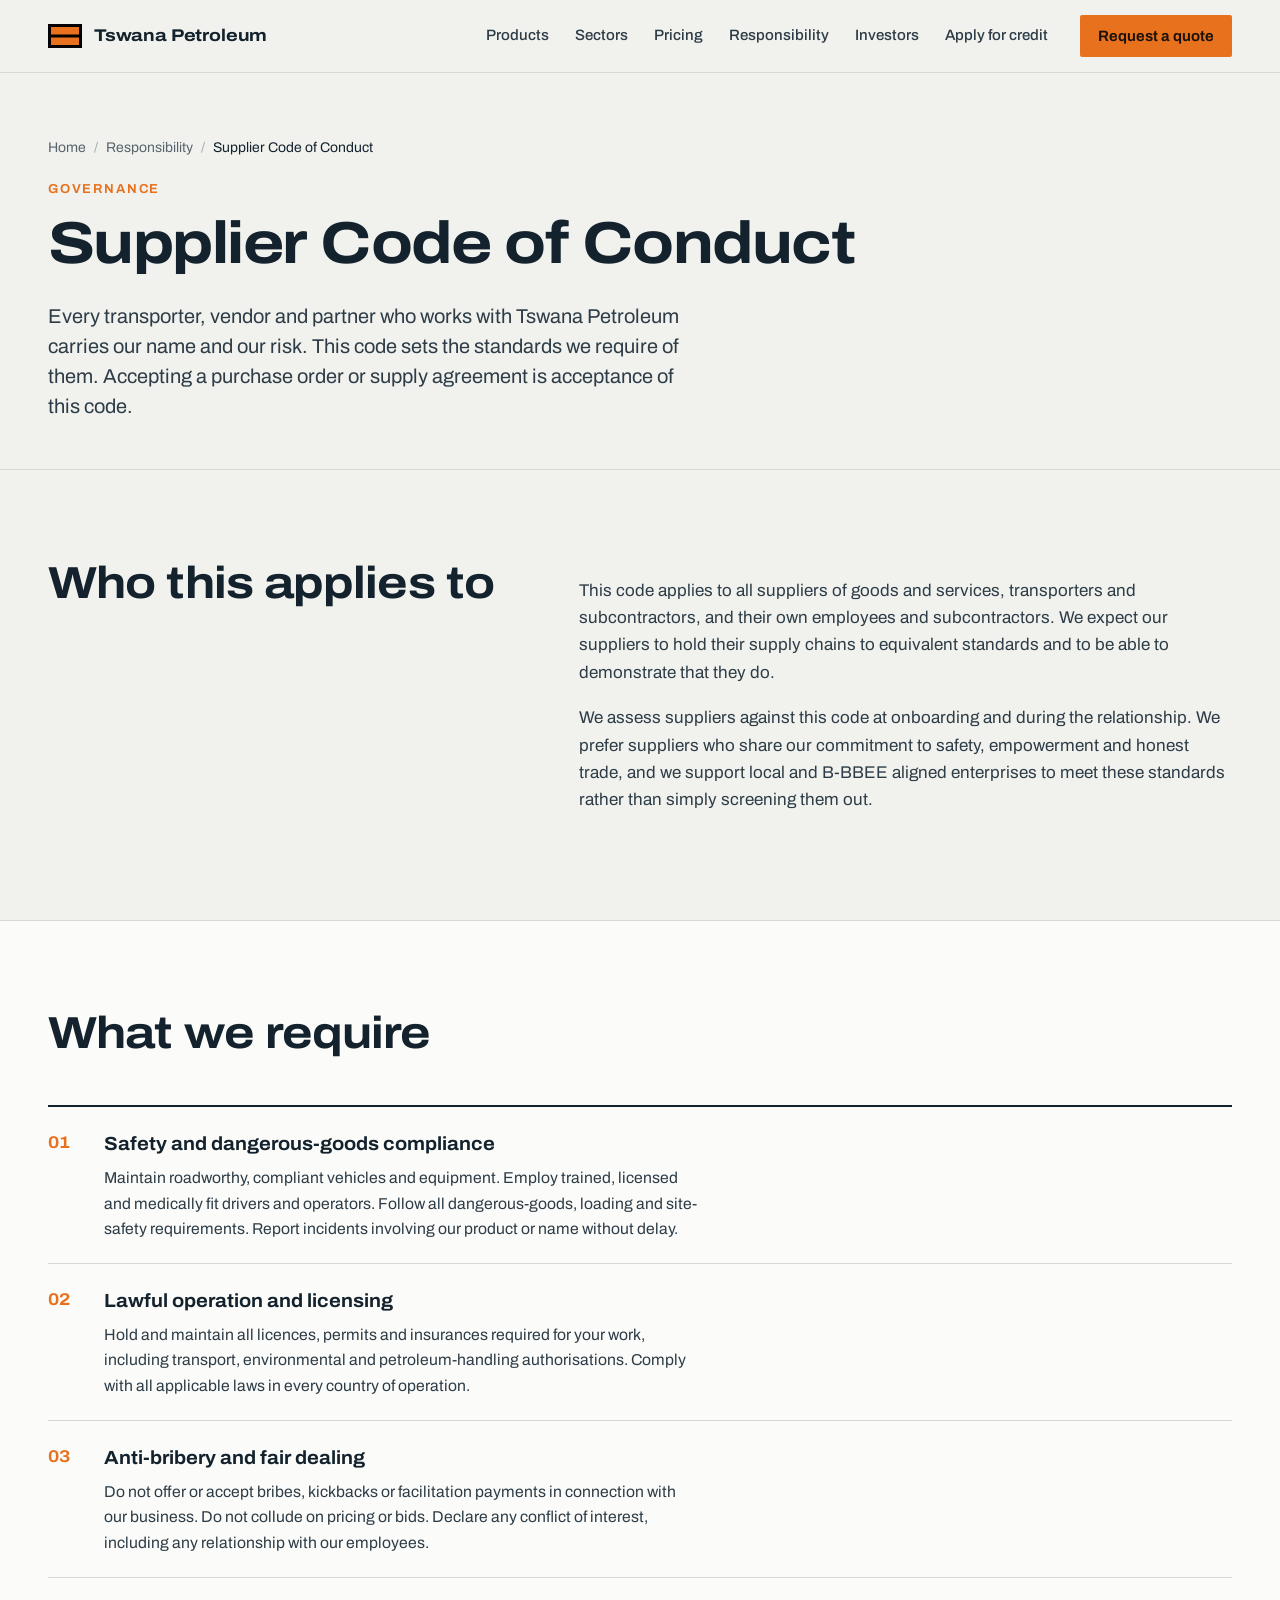
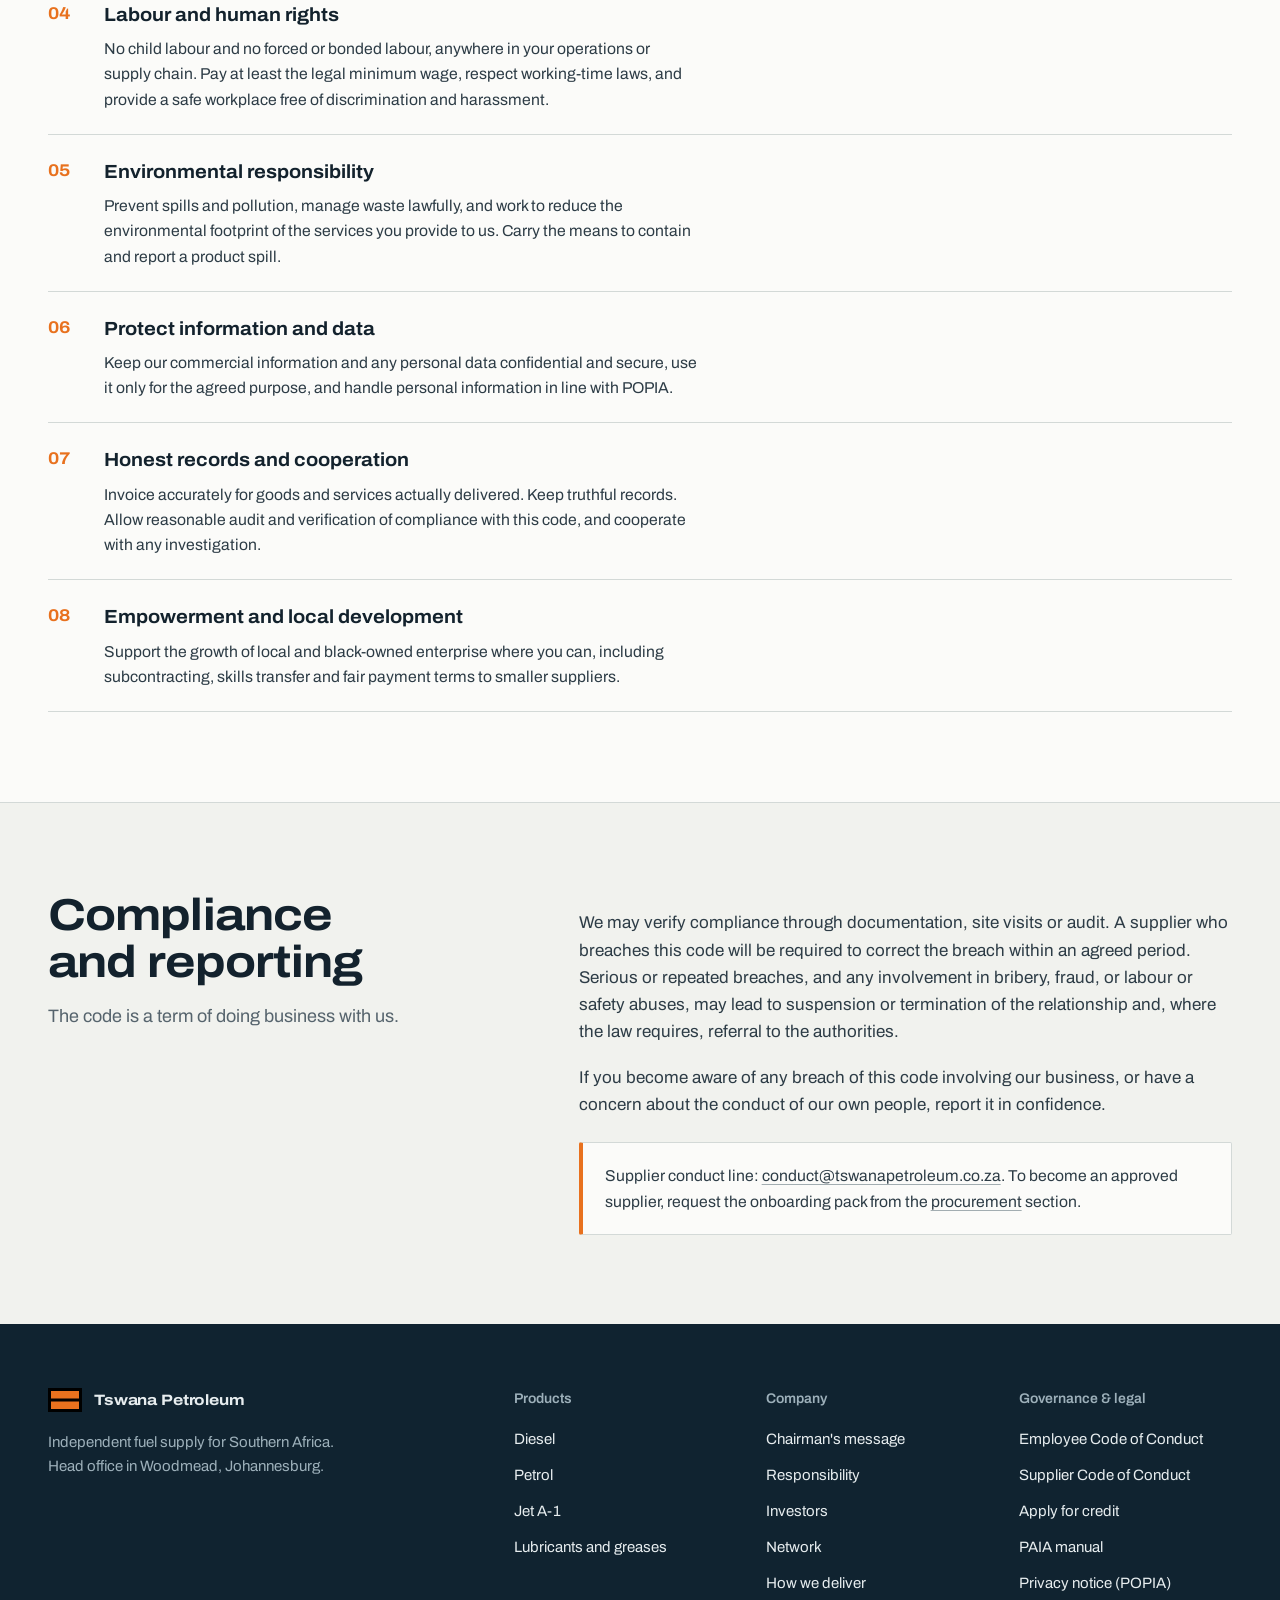
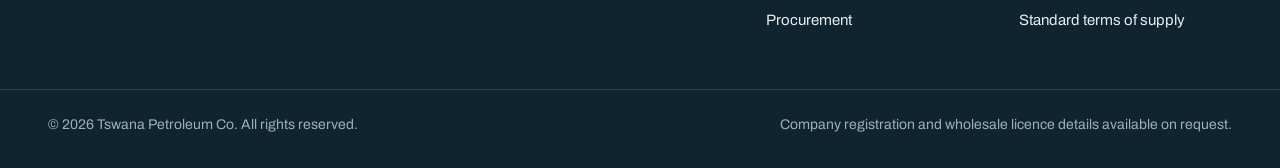
<file: code-of-conduct-suppliers.html>
<!doctype html>
<html lang="en-ZA">
<head>
<meta charset="utf-8">
<meta name="viewport" content="width=device-width, initial-scale=1, viewport-fit=cover">
<title>Supplier Code of Conduct | Tswana Petroleum</title>
<meta name="description" content="The standards Tswana Petroleum requires of every transporter, vendor and partner: safety, integrity, labour and human rights, environment and lawful trade.">
<link rel="preconnect" href="https://fonts.googleapis.com">
<link rel="preconnect" href="https://fonts.gstatic.com" crossorigin>
<link rel="stylesheet" href="https://fonts.googleapis.com/css2?family=Archivo:ital,wdth,wght@0,62..125,100..900;1,62..125,100..900&display=swap">
<link rel="stylesheet" href="styles.css">
</head>
<body>
<header class="site-header">
  <div class="wrap header-inner">
    <a class="brand" href="index.html" aria-label="Tswana Petroleum, home">
      <svg class="brand-plate" viewBox="0 0 34 24" aria-hidden="true"><rect x="1.5" y="1.5" width="31" height="21" fill="#E8711E" stroke="#000" stroke-width="3"/><path d="M1.5 12h31" stroke="#000" stroke-width="3"/></svg>
      <span>Tswana Petroleum</span>
    </a>
    <nav class="site-nav" id="site-nav" aria-label="Main">
      <a href="index.html#products">Products</a>
      <a href="index.html#sectors">Sectors</a>
      <a href="index.html#pricing">Pricing</a>
      <a href="csr.html">Responsibility</a>
      <a href="investors.html">Investors</a>
      <a href="apply-for-credit.html">Apply for credit</a>
      <a class="nav-quote" href="index.html#quote">Request a quote</a>
    </nav>
    <a class="btn btn-primary header-cta" href="index.html#quote">Request a quote</a>
    <button class="menu-btn" id="menu-btn" type="button" aria-expanded="false" aria-controls="site-nav">
      <svg viewBox="0 0 24 24" fill="none" stroke="currentColor" stroke-width="2" aria-hidden="true"><path d="M3 7h18M3 12h18M3 17h18"/></svg>Menu
    </button>
  </div>
</header>

<main>
  <section class="page-hero">
    <div class="wrap">
      <ol class="breadcrumb"><li><a href="index.html">Home</a></li><li><a href="csr.html">Responsibility</a></li><li><span aria-current="page">Supplier Code of Conduct</span></li></ol>
      <p class="eyebrow">Governance</p>
      <h1>Supplier Code of Conduct</h1>
      <p class="lede">Every transporter, vendor and partner who works with Tswana Petroleum carries our name and our risk. This code sets the standards we require of them. Accepting a purchase order or supply agreement is acceptance of this code.</p>
    </div>
  </section>

  <section class="section">
    <div class="wrap layout">
      <div class="section-head"><h2>Who this applies to</h2></div>
      <div class="prose">
        <p>This code applies to all suppliers of goods and services, transporters and subcontractors, and their own employees and subcontractors. We expect our suppliers to hold their supply chains to equivalent standards and to be able to demonstrate that they do.</p>
        <p>We assess suppliers against this code at onboarding and during the relationship. We prefer suppliers who share our commitment to safety, empowerment and honest trade, and we support local and B-BBEE aligned enterprises to meet these standards rather than simply screening them out.</p>
      </div>
    </div>
  </section>

  <section class="section alt">
    <div class="wrap">
      <div class="section-head"><h2>What we require</h2></div>
      <ol class="principles">
        <li><h3>Safety and dangerous-goods compliance</h3><p>Maintain roadworthy, compliant vehicles and equipment. Employ trained, licensed and medically fit drivers and operators. Follow all dangerous-goods, loading and site-safety requirements. Report incidents involving our product or name without delay.</p></li>
        <li><h3>Lawful operation and licensing</h3><p>Hold and maintain all licences, permits and insurances required for your work, including transport, environmental and petroleum-handling authorisations. Comply with all applicable laws in every country of operation.</p></li>
        <li><h3>Anti-bribery and fair dealing</h3><p>Do not offer or accept bribes, kickbacks or facilitation payments in connection with our business. Do not collude on pricing or bids. Declare any conflict of interest, including any relationship with our employees.</p></li>
        <li><h3>Labour and human rights</h3><p>No child labour and no forced or bonded labour, anywhere in your operations or supply chain. Pay at least the legal minimum wage, respect working-time laws, and provide a safe workplace free of discrimination and harassment.</p></li>
        <li><h3>Environmental responsibility</h3><p>Prevent spills and pollution, manage waste lawfully, and work to reduce the environmental footprint of the services you provide to us. Carry the means to contain and report a product spill.</p></li>
        <li><h3>Protect information and data</h3><p>Keep our commercial information and any personal data confidential and secure, use it only for the agreed purpose, and handle personal information in line with POPIA.</p></li>
        <li><h3>Honest records and cooperation</h3><p>Invoice accurately for goods and services actually delivered. Keep truthful records. Allow reasonable audit and verification of compliance with this code, and cooperate with any investigation.</p></li>
        <li><h3>Empowerment and local development</h3><p>Support the growth of local and black-owned enterprise where you can, including subcontracting, skills transfer and fair payment terms to smaller suppliers.</p></li>
      </ol>
    </div>
  </section>

  <section class="section">
    <div class="wrap layout">
      <div class="section-head"><h2>Compliance and reporting</h2><p>The code is a term of doing business with us.</p></div>
      <div class="prose">
        <p>We may verify compliance through documentation, site visits or audit. A supplier who breaches this code will be required to correct the breach within an agreed period. Serious or repeated breaches, and any involvement in bribery, fraud, or labour or safety abuses, may lead to suspension or termination of the relationship and, where the law requires, referral to the authorities.</p>
        <p>If you become aware of any breach of this code involving our business, or have a concern about the conduct of our own people, report it in confidence.</p>
        <div class="callout" style="margin-top:24px"><p>Supplier conduct line: <a href="mailto:conduct@tswanapetroleum.co.za">conduct@tswanapetroleum.co.za</a>. To become an approved supplier, request the onboarding pack from the <a href="index.html#procurement">procurement</a> section.</p></div>
      </div>
    </div>
  </section>
</main>

<footer class="site-footer">
  <div class="wrap footer-grid">
    <div>
      <a class="brand" href="index.html" aria-label="Tswana Petroleum, home">
        <svg class="brand-plate" viewBox="0 0 34 24" aria-hidden="true"><rect x="1.5" y="1.5" width="31" height="21" fill="#E8711E" stroke="#000" stroke-width="3"/><path d="M1.5 12h31" stroke="#000" stroke-width="3"/></svg>
        <span>Tswana Petroleum</span>
      </a>
      <p>Independent fuel supply for Southern Africa. Head office in Woodmead, Johannesburg.</p>
    </div>
    <nav aria-labelledby="f-products"><h2 id="f-products">Products</h2><ul><li><a href="index.html#products">Diesel</a></li><li><a href="index.html#products">Petrol</a></li><li><a href="index.html#products">Jet A-1</a></li><li><a href="index.html#products">Lubricants and greases</a></li></ul></nav>
    <nav aria-labelledby="f-company"><h2 id="f-company">Company</h2><ul><li><a href="chairmans-message.html">Chairman's message</a></li><li><a href="csr.html">Responsibility</a></li><li><a href="investors.html">Investors</a></li><li><a href="index.html#network">Network</a></li><li><a href="index.html#delivery">How we deliver</a></li><li><a href="index.html#procurement">Procurement</a></li></ul></nav>
    <nav aria-labelledby="f-legal"><h2 id="f-legal">Governance &amp; legal</h2><ul><li><a href="code-of-conduct-employees.html">Employee Code of Conduct</a></li><li><a href="code-of-conduct-suppliers.html">Supplier Code of Conduct</a></li><li><a href="apply-for-credit.html">Apply for credit</a></li><li><a href="#">PAIA manual</a></li><li><a href="#">Privacy notice (POPIA)</a></li><li><a href="#">Standard terms of supply</a></li></ul></nav>
  </div>
  <div class="wrap footer-base">
    <p>© 2026 Tswana Petroleum Co. All rights reserved.</p>
    <p>Company registration and wholesale licence details available on request.</p>
  </div>
</footer>
<script src="site.js"></script>
</body>
</html>
</file>
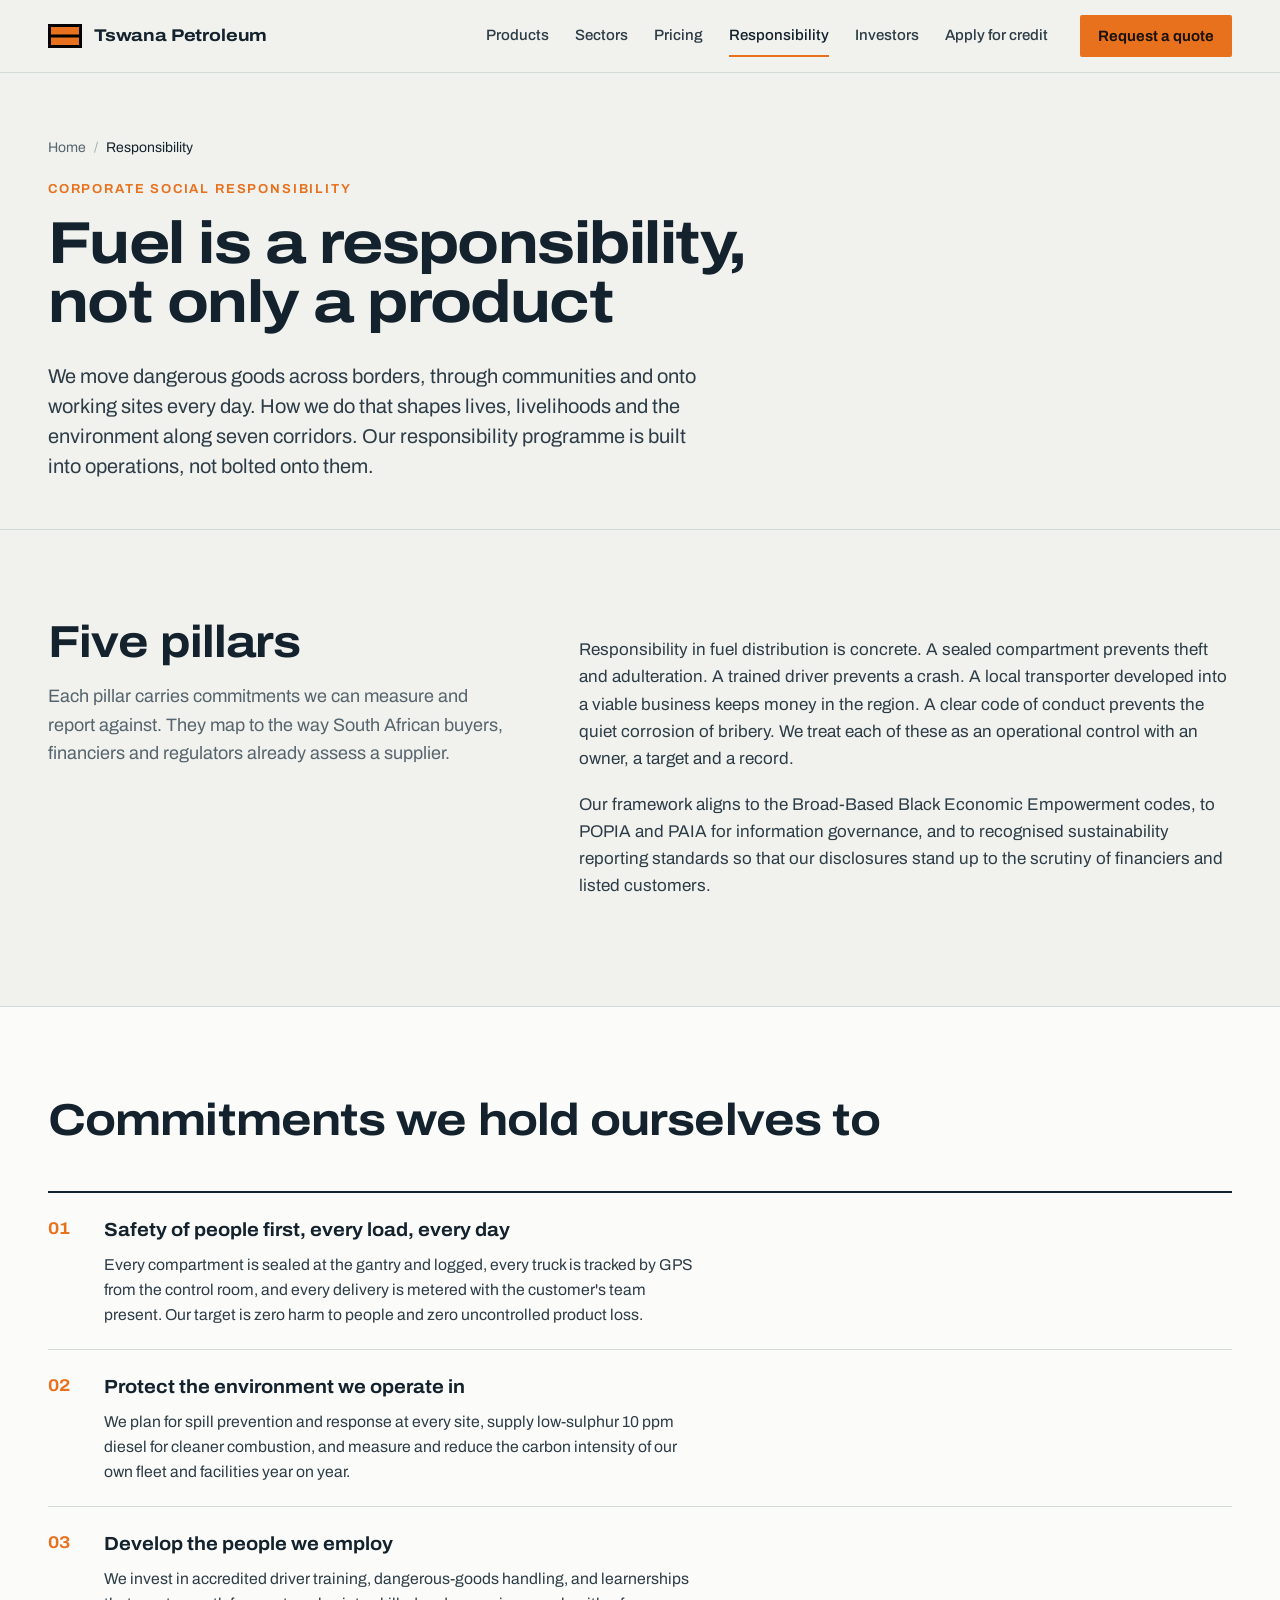
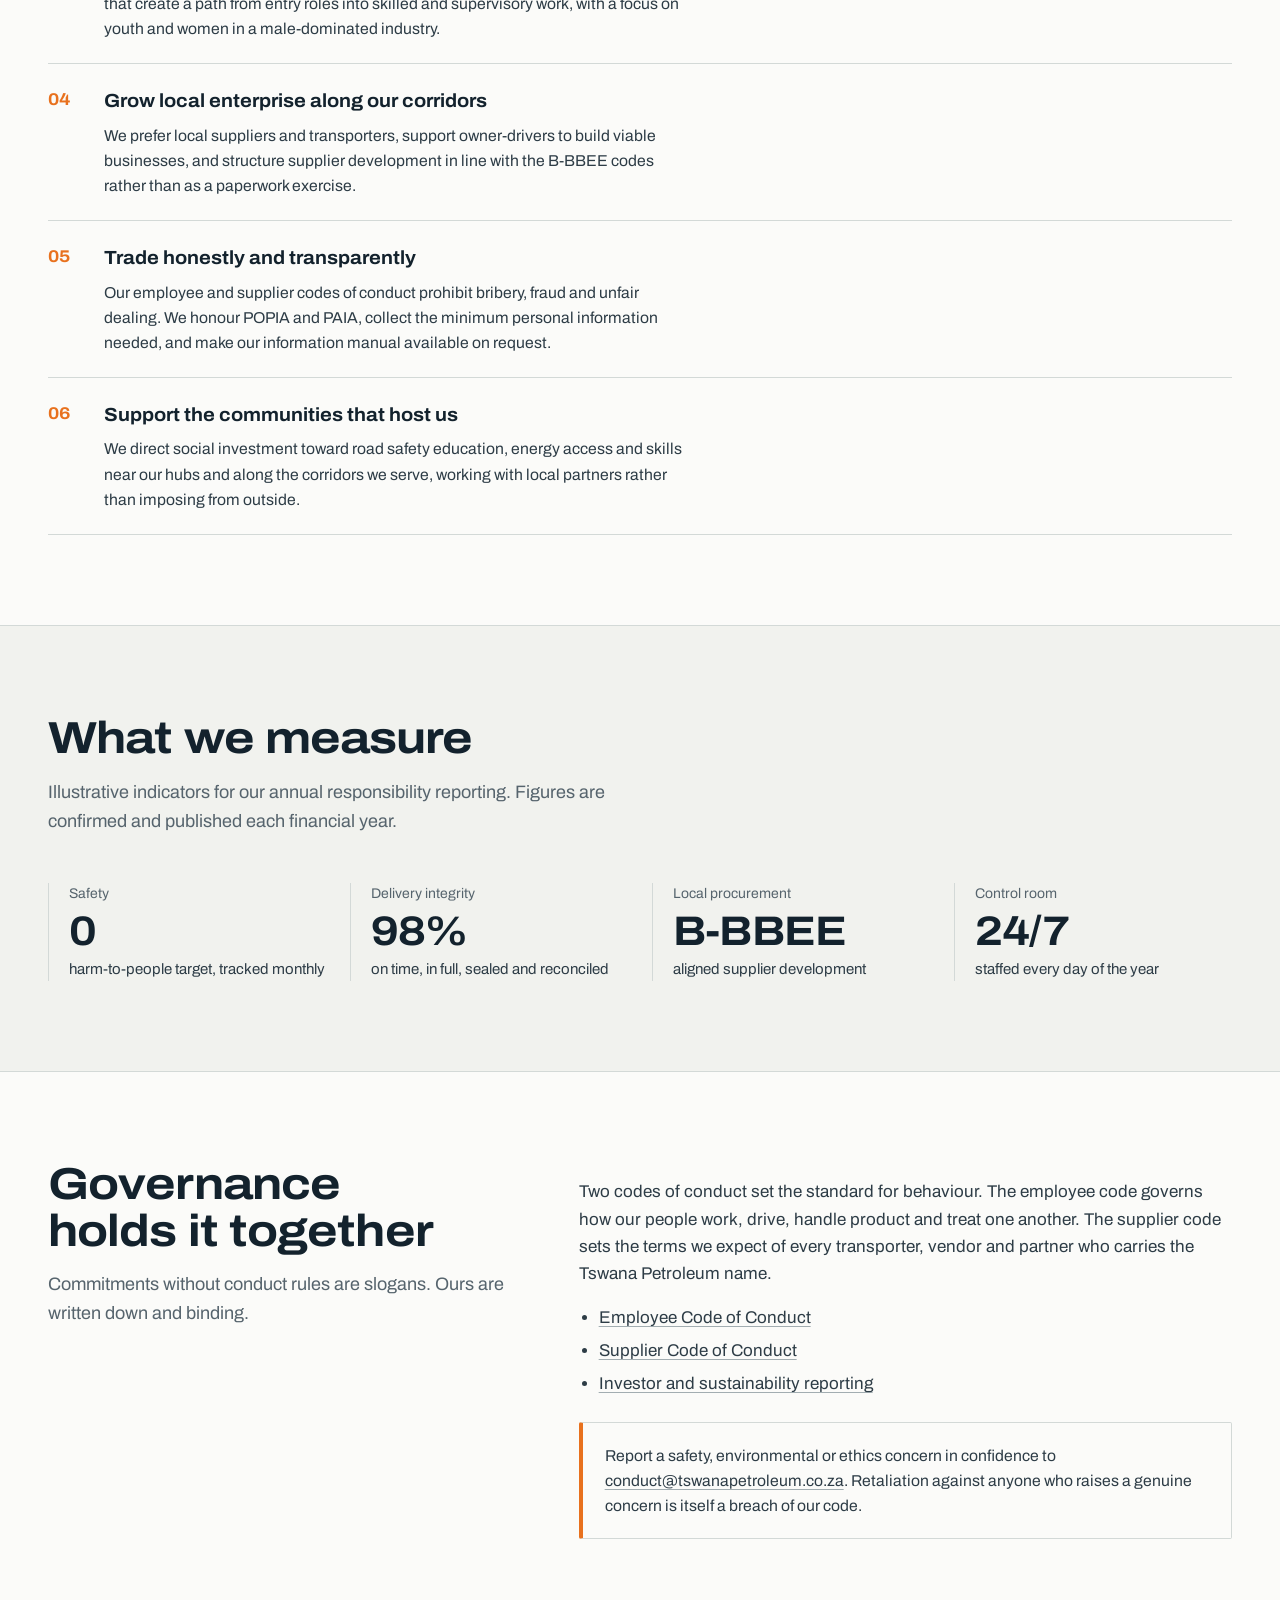
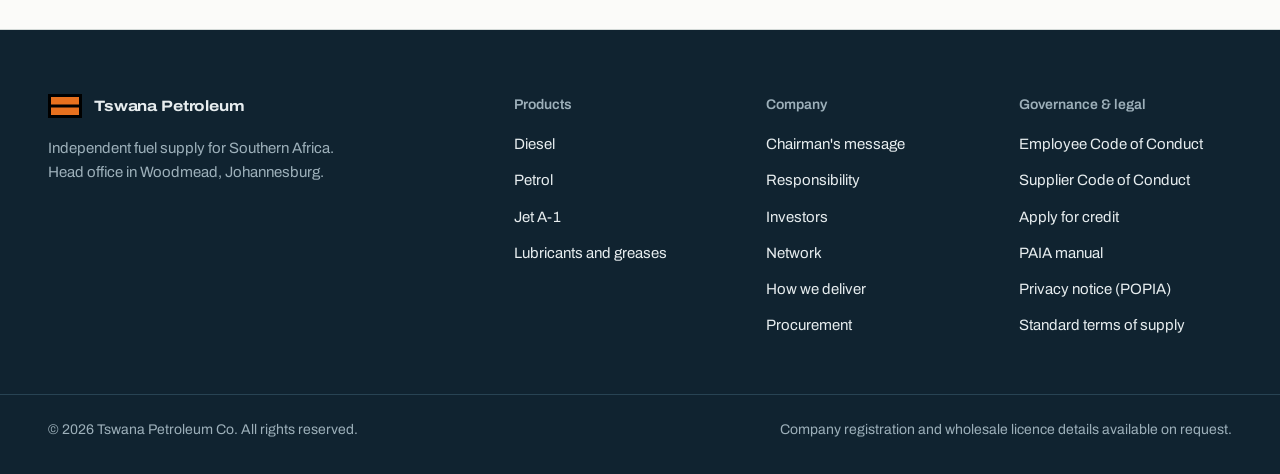
<file: csr.html>
<!doctype html>
<html lang="en-ZA">
<head>
<meta charset="utf-8">
<meta name="viewport" content="width=device-width, initial-scale=1, viewport-fit=cover">
<title>Corporate social responsibility | Tswana Petroleum</title>
<meta name="description" content="Tswana Petroleum's responsibility programme across safety, environment, people, enterprise development and governance, aligned to B-BBEE and South African regulation.">
<link rel="preconnect" href="https://fonts.googleapis.com">
<link rel="preconnect" href="https://fonts.gstatic.com" crossorigin>
<link rel="stylesheet" href="https://fonts.googleapis.com/css2?family=Archivo:ital,wdth,wght@0,62..125,100..900;1,62..125,100..900&display=swap">
<link rel="stylesheet" href="styles.css">
</head>
<body>
<header class="site-header">
  <div class="wrap header-inner">
    <a class="brand" href="index.html" aria-label="Tswana Petroleum, home">
      <svg class="brand-plate" viewBox="0 0 34 24" aria-hidden="true"><rect x="1.5" y="1.5" width="31" height="21" fill="#E8711E" stroke="#000" stroke-width="3"/><path d="M1.5 12h31" stroke="#000" stroke-width="3"/></svg>
      <span>Tswana Petroleum</span>
    </a>
    <nav class="site-nav" id="site-nav" aria-label="Main">
      <a href="index.html#products">Products</a>
      <a href="index.html#sectors">Sectors</a>
      <a href="index.html#pricing">Pricing</a>
      <a href="csr.html" aria-current="page">Responsibility</a>
      <a href="investors.html">Investors</a>
      <a href="apply-for-credit.html">Apply for credit</a>
      <a class="nav-quote" href="index.html#quote">Request a quote</a>
    </nav>
    <a class="btn btn-primary header-cta" href="index.html#quote">Request a quote</a>
    <button class="menu-btn" id="menu-btn" type="button" aria-expanded="false" aria-controls="site-nav">
      <svg viewBox="0 0 24 24" fill="none" stroke="currentColor" stroke-width="2" aria-hidden="true"><path d="M3 7h18M3 12h18M3 17h18"/></svg>Menu
    </button>
  </div>
</header>

<main>
  <section class="page-hero">
    <div class="wrap">
      <ol class="breadcrumb"><li><a href="index.html">Home</a></li><li><span aria-current="page">Responsibility</span></li></ol>
      <p class="eyebrow">Corporate social responsibility</p>
      <h1>Fuel is a responsibility, not only a product</h1>
      <p class="lede">We move dangerous goods across borders, through communities and onto working sites every day. How we do that shapes lives, livelihoods and the environment along seven corridors. Our responsibility programme is built into operations, not bolted onto them.</p>
    </div>
  </section>

  <section class="section">
    <div class="wrap layout">
      <div class="section-head">
        <h2>Five pillars</h2>
        <p>Each pillar carries commitments we can measure and report against. They map to the way South African buyers, financiers and regulators already assess a supplier.</p>
      </div>
      <div class="prose">
        <p>Responsibility in fuel distribution is concrete. A sealed compartment prevents theft and adulteration. A trained driver prevents a crash. A local transporter developed into a viable business keeps money in the region. A clear code of conduct prevents the quiet corrosion of bribery. We treat each of these as an operational control with an owner, a target and a record.</p>
        <p>Our framework aligns to the Broad-Based Black Economic Empowerment codes, to POPIA and PAIA for information governance, and to recognised sustainability reporting standards so that our disclosures stand up to the scrutiny of financiers and listed customers.</p>
      </div>
    </div>
  </section>

  <section class="section alt">
    <div class="wrap">
      <div class="section-head"><h2>Commitments we hold ourselves to</h2></div>
      <ol class="principles">
        <li><h3>Safety of people first, every load, every day</h3><p>Every compartment is sealed at the gantry and logged, every truck is tracked by GPS from the control room, and every delivery is metered with the customer's team present. Our target is zero harm to people and zero uncontrolled product loss.</p></li>
        <li><h3>Protect the environment we operate in</h3><p>We plan for spill prevention and response at every site, supply low-sulphur 10 ppm diesel for cleaner combustion, and measure and reduce the carbon intensity of our own fleet and facilities year on year.</p></li>
        <li><h3>Develop the people we employ</h3><p>We invest in accredited driver training, dangerous-goods handling, and learnerships that create a path from entry roles into skilled and supervisory work, with a focus on youth and women in a male-dominated industry.</p></li>
        <li><h3>Grow local enterprise along our corridors</h3><p>We prefer local suppliers and transporters, support owner-drivers to build viable businesses, and structure supplier development in line with the B-BBEE codes rather than as a paperwork exercise.</p></li>
        <li><h3>Trade honestly and transparently</h3><p>Our employee and supplier codes of conduct prohibit bribery, fraud and unfair dealing. We honour POPIA and PAIA, collect the minimum personal information needed, and make our information manual available on request.</p></li>
        <li><h3>Support the communities that host us</h3><p>We direct social investment toward road safety education, energy access and skills near our hubs and along the corridors we serve, working with local partners rather than imposing from outside.</p></li>
      </ol>
    </div>
  </section>

  <section class="section">
    <div class="wrap">
      <div class="section-head"><h2>What we measure</h2><p>Illustrative indicators for our annual responsibility reporting. Figures are confirmed and published each financial year.</p></div>
      <dl class="stats">
        <div><dt>Safety</dt><dd><span class="fig">0</span>harm-to-people target, tracked monthly</dd></div>
        <div><dt>Delivery integrity</dt><dd><span class="fig">98%</span>on time, in full, sealed and reconciled</dd></div>
        <div><dt>Local procurement</dt><dd><span class="fig">B-BBEE</span>aligned supplier development</dd></div>
        <div><dt>Control room</dt><dd><span class="fig">24/7</span>staffed every day of the year</dd></div>
      </dl>
    </div>
  </section>

  <section class="section alt">
    <div class="wrap layout">
      <div class="section-head"><h2>Governance holds it together</h2><p>Commitments without conduct rules are slogans. Ours are written down and binding.</p></div>
      <div class="prose">
        <p>Two codes of conduct set the standard for behaviour. The employee code governs how our people work, drive, handle product and treat one another. The supplier code sets the terms we expect of every transporter, vendor and partner who carries the Tswana Petroleum name.</p>
        <ul>
          <li><a href="code-of-conduct-employees.html">Employee Code of Conduct</a></li>
          <li><a href="code-of-conduct-suppliers.html">Supplier Code of Conduct</a></li>
          <li><a href="investors.html">Investor and sustainability reporting</a></li>
        </ul>
        <div class="callout" style="margin-top:24px"><p>Report a safety, environmental or ethics concern in confidence to <a href="mailto:conduct@tswanapetroleum.co.za">conduct@tswanapetroleum.co.za</a>. Retaliation against anyone who raises a genuine concern is itself a breach of our code.</p></div>
      </div>
    </div>
  </section>
</main>

<footer class="site-footer">
  <div class="wrap footer-grid">
    <div>
      <a class="brand" href="index.html" aria-label="Tswana Petroleum, home">
        <svg class="brand-plate" viewBox="0 0 34 24" aria-hidden="true"><rect x="1.5" y="1.5" width="31" height="21" fill="#E8711E" stroke="#000" stroke-width="3"/><path d="M1.5 12h31" stroke="#000" stroke-width="3"/></svg>
        <span>Tswana Petroleum</span>
      </a>
      <p>Independent fuel supply for Southern Africa. Head office in Woodmead, Johannesburg.</p>
    </div>
    <nav aria-labelledby="f-products"><h2 id="f-products">Products</h2><ul><li><a href="index.html#products">Diesel</a></li><li><a href="index.html#products">Petrol</a></li><li><a href="index.html#products">Jet A-1</a></li><li><a href="index.html#products">Lubricants and greases</a></li></ul></nav>
    <nav aria-labelledby="f-company"><h2 id="f-company">Company</h2><ul><li><a href="chairmans-message.html">Chairman's message</a></li><li><a href="csr.html">Responsibility</a></li><li><a href="investors.html">Investors</a></li><li><a href="index.html#network">Network</a></li><li><a href="index.html#delivery">How we deliver</a></li><li><a href="index.html#procurement">Procurement</a></li></ul></nav>
    <nav aria-labelledby="f-legal"><h2 id="f-legal">Governance &amp; legal</h2><ul><li><a href="code-of-conduct-employees.html">Employee Code of Conduct</a></li><li><a href="code-of-conduct-suppliers.html">Supplier Code of Conduct</a></li><li><a href="apply-for-credit.html">Apply for credit</a></li><li><a href="#">PAIA manual</a></li><li><a href="#">Privacy notice (POPIA)</a></li><li><a href="#">Standard terms of supply</a></li></ul></nav>
  </div>
  <div class="wrap footer-base">
    <p>© 2026 Tswana Petroleum Co. All rights reserved.</p>
    <p>Company registration and wholesale licence details available on request.</p>
  </div>
</footer>
<script src="site.js"></script>
</body>
</html>
</file>
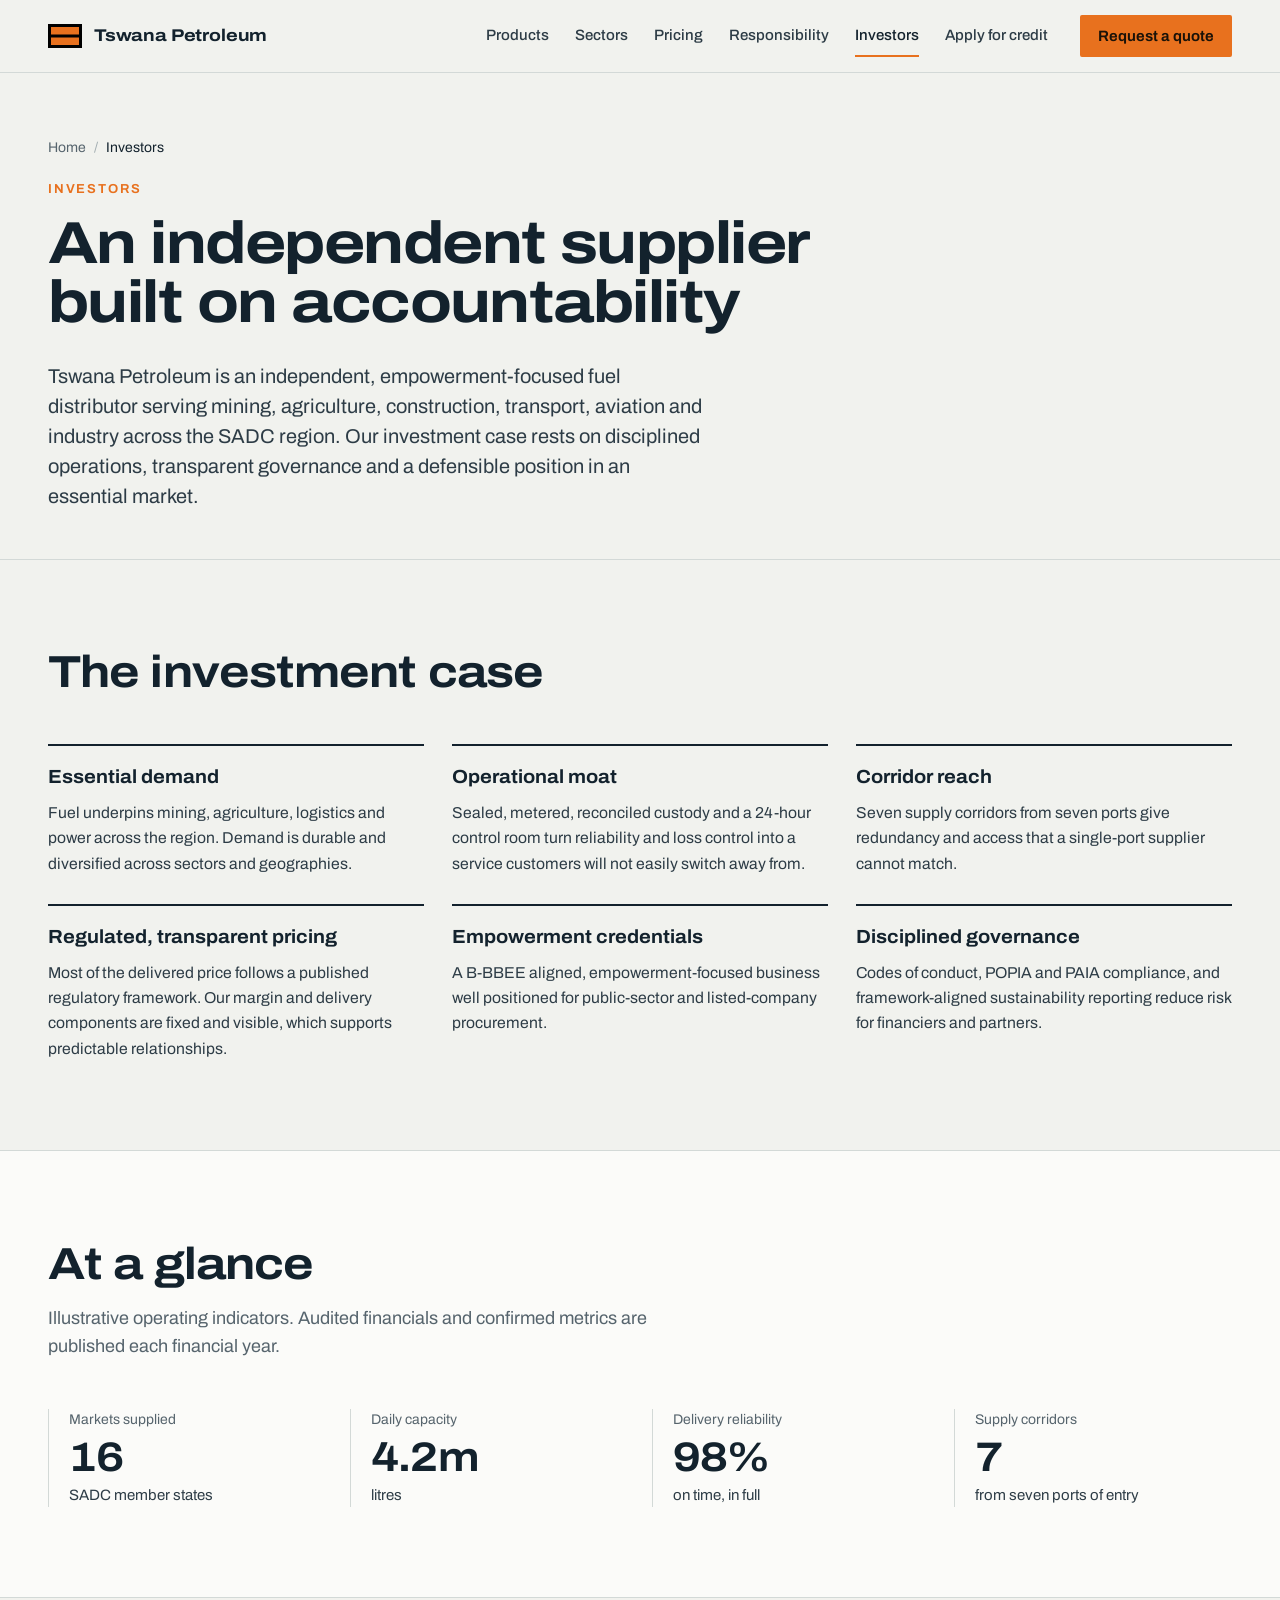
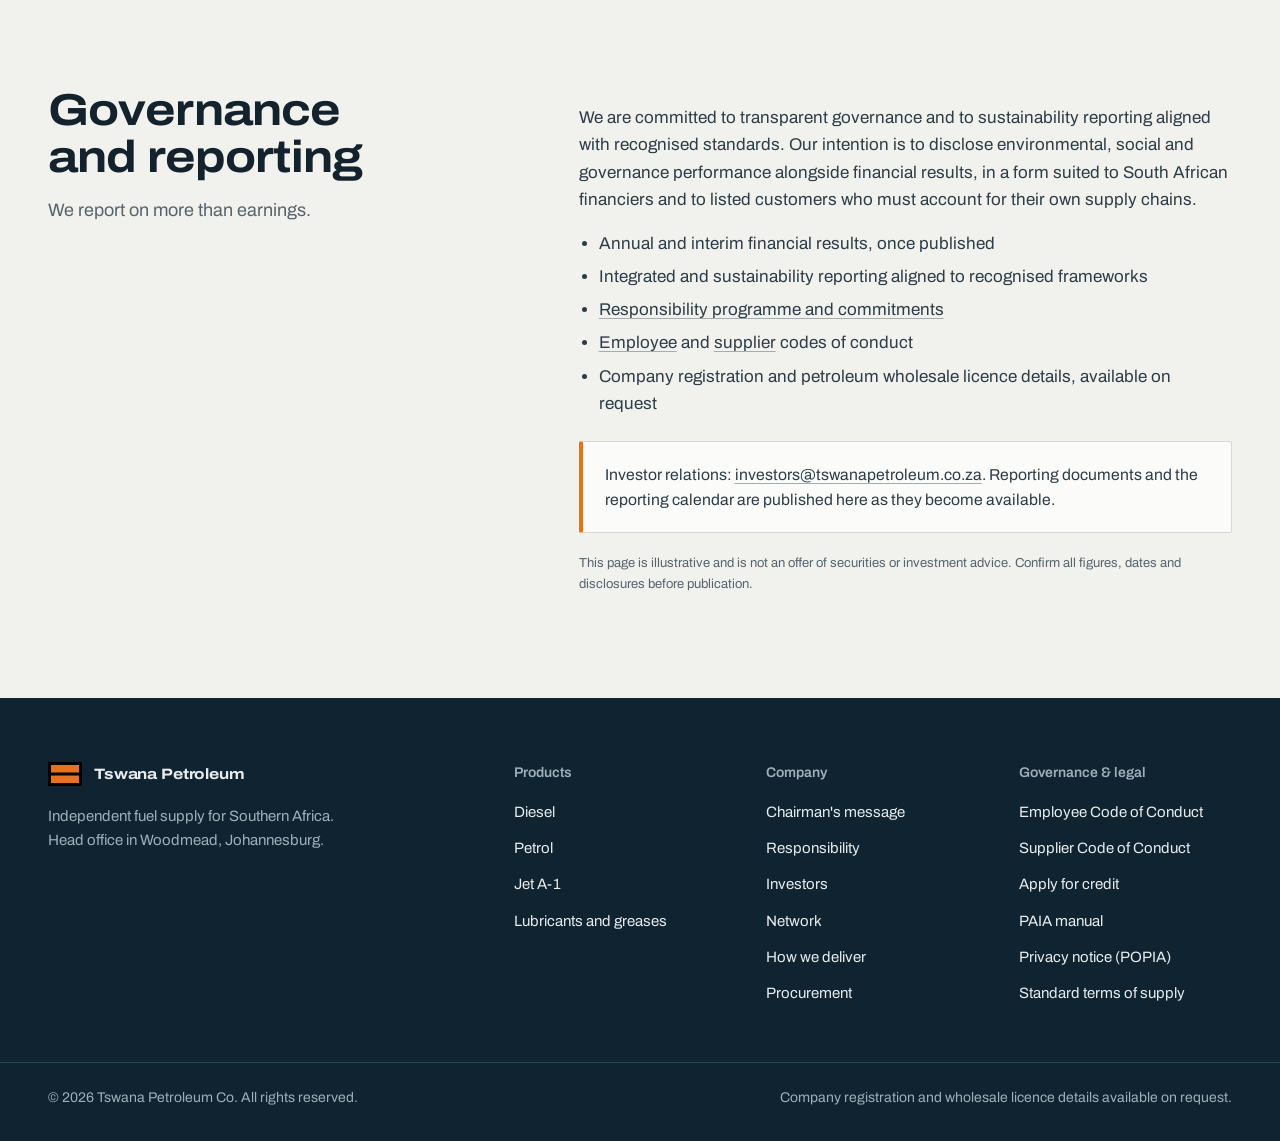
<file: investors.html>
<!doctype html>
<html lang="en-ZA">
<head>
<meta charset="utf-8">
<meta name="viewport" content="width=device-width, initial-scale=1, viewport-fit=cover">
<title>Investors | Tswana Petroleum</title>
<meta name="description" content="The investment case for Tswana Petroleum: an independent, empowerment-focused fuel distributor across the SADC region, with disciplined operations and transparent governance.">
<link rel="preconnect" href="https://fonts.googleapis.com">
<link rel="preconnect" href="https://fonts.gstatic.com" crossorigin>
<link rel="stylesheet" href="https://fonts.googleapis.com/css2?family=Archivo:ital,wdth,wght@0,62..125,100..900;1,62..125,100..900&display=swap">
<link rel="stylesheet" href="styles.css">
</head>
<body>
<header class="site-header">
  <div class="wrap header-inner">
    <a class="brand" href="index.html" aria-label="Tswana Petroleum, home">
      <svg class="brand-plate" viewBox="0 0 34 24" aria-hidden="true"><rect x="1.5" y="1.5" width="31" height="21" fill="#E8711E" stroke="#000" stroke-width="3"/><path d="M1.5 12h31" stroke="#000" stroke-width="3"/></svg>
      <span>Tswana Petroleum</span>
    </a>
    <nav class="site-nav" id="site-nav" aria-label="Main">
      <a href="index.html#products">Products</a>
      <a href="index.html#sectors">Sectors</a>
      <a href="index.html#pricing">Pricing</a>
      <a href="csr.html">Responsibility</a>
      <a href="investors.html" aria-current="page">Investors</a>
      <a href="apply-for-credit.html">Apply for credit</a>
      <a class="nav-quote" href="index.html#quote">Request a quote</a>
    </nav>
    <a class="btn btn-primary header-cta" href="index.html#quote">Request a quote</a>
    <button class="menu-btn" id="menu-btn" type="button" aria-expanded="false" aria-controls="site-nav">
      <svg viewBox="0 0 24 24" fill="none" stroke="currentColor" stroke-width="2" aria-hidden="true"><path d="M3 7h18M3 12h18M3 17h18"/></svg>Menu
    </button>
  </div>
</header>

<main>
  <section class="page-hero">
    <div class="wrap">
      <ol class="breadcrumb"><li><a href="index.html">Home</a></li><li><span aria-current="page">Investors</span></li></ol>
      <p class="eyebrow">Investors</p>
      <h1>An independent supplier built on accountability</h1>
      <p class="lede">Tswana Petroleum is an independent, empowerment-focused fuel distributor serving mining, agriculture, construction, transport, aviation and industry across the SADC region. Our investment case rests on disciplined operations, transparent governance and a defensible position in an essential market.</p>
    </div>
  </section>

  <section class="section">
    <div class="wrap">
      <div class="section-head"><h2>The investment case</h2></div>
      <div class="grid-3">
        <div class="card"><h3>Essential demand</h3><p>Fuel underpins mining, agriculture, logistics and power across the region. Demand is durable and diversified across sectors and geographies.</p></div>
        <div class="card"><h3>Operational moat</h3><p>Sealed, metered, reconciled custody and a 24-hour control room turn reliability and loss control into a service customers will not easily switch away from.</p></div>
        <div class="card"><h3>Corridor reach</h3><p>Seven supply corridors from seven ports give redundancy and access that a single-port supplier cannot match.</p></div>
        <div class="card"><h3>Regulated, transparent pricing</h3><p>Most of the delivered price follows a published regulatory framework. Our margin and delivery components are fixed and visible, which supports predictable relationships.</p></div>
        <div class="card"><h3>Empowerment credentials</h3><p>A B-BBEE aligned, empowerment-focused business well positioned for public-sector and listed-company procurement.</p></div>
        <div class="card"><h3>Disciplined governance</h3><p>Codes of conduct, POPIA and PAIA compliance, and framework-aligned sustainability reporting reduce risk for financiers and partners.</p></div>
      </div>
    </div>
  </section>

  <section class="section alt">
    <div class="wrap">
      <div class="section-head"><h2>At a glance</h2><p>Illustrative operating indicators. Audited financials and confirmed metrics are published each financial year.</p></div>
      <dl class="stats">
        <div><dt>Markets supplied</dt><dd><span class="fig">16</span>SADC member states</dd></div>
        <div><dt>Daily capacity</dt><dd><span class="fig">4.2m</span>litres</dd></div>
        <div><dt>Delivery reliability</dt><dd><span class="fig">98%</span>on time, in full</dd></div>
        <div><dt>Supply corridors</dt><dd><span class="fig">7</span>from seven ports of entry</dd></div>
      </dl>
    </div>
  </section>

  <section class="section">
    <div class="wrap layout">
      <div class="section-head"><h2>Governance and reporting</h2><p>We report on more than earnings.</p></div>
      <div class="prose">
        <p>We are committed to transparent governance and to sustainability reporting aligned with recognised standards. Our intention is to disclose environmental, social and governance performance alongside financial results, in a form suited to South African financiers and to listed customers who must account for their own supply chains.</p>
        <ul>
          <li>Annual and interim financial results, once published</li>
          <li>Integrated and sustainability reporting aligned to recognised frameworks</li>
          <li><a href="csr.html">Responsibility programme and commitments</a></li>
          <li><a href="code-of-conduct-employees.html">Employee</a> and <a href="code-of-conduct-suppliers.html">supplier</a> codes of conduct</li>
          <li>Company registration and petroleum wholesale licence details, available on request</li>
        </ul>
        <div class="callout" style="margin-top:24px"><p>Investor relations: <a href="mailto:investors@tswanapetroleum.co.za">investors@tswanapetroleum.co.za</a>. Reporting documents and the reporting calendar are published here as they become available.</p></div>
        <p class="muted" style="margin-top:20px;font-size:.8125rem;color:var(--muted)">This page is illustrative and is not an offer of securities or investment advice. Confirm all figures, dates and disclosures before publication.</p>
      </div>
    </div>
  </section>
</main>

<footer class="site-footer">
  <div class="wrap footer-grid">
    <div>
      <a class="brand" href="index.html" aria-label="Tswana Petroleum, home">
        <svg class="brand-plate" viewBox="0 0 34 24" aria-hidden="true"><rect x="1.5" y="1.5" width="31" height="21" fill="#E8711E" stroke="#000" stroke-width="3"/><path d="M1.5 12h31" stroke="#000" stroke-width="3"/></svg>
        <span>Tswana Petroleum</span>
      </a>
      <p>Independent fuel supply for Southern Africa. Head office in Woodmead, Johannesburg.</p>
    </div>
    <nav aria-labelledby="f-products"><h2 id="f-products">Products</h2><ul><li><a href="index.html#products">Diesel</a></li><li><a href="index.html#products">Petrol</a></li><li><a href="index.html#products">Jet A-1</a></li><li><a href="index.html#products">Lubricants and greases</a></li></ul></nav>
    <nav aria-labelledby="f-company"><h2 id="f-company">Company</h2><ul><li><a href="chairmans-message.html">Chairman's message</a></li><li><a href="csr.html">Responsibility</a></li><li><a href="investors.html">Investors</a></li><li><a href="index.html#network">Network</a></li><li><a href="index.html#delivery">How we deliver</a></li><li><a href="index.html#procurement">Procurement</a></li></ul></nav>
    <nav aria-labelledby="f-legal"><h2 id="f-legal">Governance &amp; legal</h2><ul><li><a href="code-of-conduct-employees.html">Employee Code of Conduct</a></li><li><a href="code-of-conduct-suppliers.html">Supplier Code of Conduct</a></li><li><a href="apply-for-credit.html">Apply for credit</a></li><li><a href="#">PAIA manual</a></li><li><a href="#">Privacy notice (POPIA)</a></li><li><a href="#">Standard terms of supply</a></li></ul></nav>
  </div>
  <div class="wrap footer-base">
    <p>© 2026 Tswana Petroleum Co. All rights reserved.</p>
    <p>Company registration and wholesale licence details available on request.</p>
  </div>
</footer>
<script src="site.js"></script>
</body>
</html>
</file>
<file: styles.css>
/* Tswana Petroleum shared styles for content pages.
   Tokens, base, buttons, header and footer mirror index.html so every page
   reads as one system. Content-page components follow at the end. */
:root{
  --ground:#F1F2EE;--surface:#FBFBF9;--sunken:#E7EAE5;
  --ink:#13222D;--ink-soft:#2D3C46;--muted:#56646D;
  --rule:#D3D9D7;--rule-strong:#A2ADB1;
  --haz:#E8711E;--haz-hover:#D2600F;--on-haz:#1A1208;--plate:#E8711E;--plate-ink:#000;
  --haz-tint:rgba(232,113,30,.09);
  --night:#102330;--on-night:#E7EDEF;--night-muted:#9DB0BA;--night-rule:#284353;
  --error:#B42318;--focus:#C0560B;
  --font:"Archivo","Helvetica Neue",Arial,sans-serif;
  --wrap:1280px;--gutter:clamp(16px,4vw,48px);--header-h:72px;
}
@media (prefers-color-scheme:dark){
  :root:not([data-theme="light"]){
    color-scheme:dark;
    --ground:#0C171E;--surface:#12212B;--sunken:#0F1D26;
    --ink:#E4EAEC;--ink-soft:#C4CED2;--muted:#93A3AC;
    --rule:#23353F;--rule-strong:#3E5462;
    --haz:#F07A26;--haz-hover:#FF9142;--haz-tint:rgba(240,122,38,.12);
    --night:#071016;--on-night:#E4EAEC;--night-muted:#8FA2AC;--night-rule:#1F3441;
    --error:#FF8A7A;--focus:#FF9142;
  }
}
:root[data-theme="dark"]{
  color-scheme:dark;
  --ground:#0C171E;--surface:#12212B;--sunken:#0F1D26;
  --ink:#E4EAEC;--ink-soft:#C4CED2;--muted:#93A3AC;
  --rule:#23353F;--rule-strong:#3E5462;
  --haz:#F07A26;--haz-hover:#FF9142;--haz-tint:rgba(240,122,38,.12);
  --night:#071016;--on-night:#E4EAEC;--night-muted:#8FA2AC;--night-rule:#1F3441;
  --error:#FF8A7A;--focus:#FF9142;
}

*,*::before,*::after{box-sizing:border-box}
[hidden]{display:none!important}
html{scroll-behavior:smooth;-webkit-text-size-adjust:100%}
body{margin:0;background:var(--ground);color:var(--ink);font-family:var(--font);font-size:17px;line-height:1.6;font-stretch:100%;-webkit-font-smoothing:antialiased;text-rendering:optimizeLegibility}
a{color:inherit}
img,svg{max-width:100%}
h1,h2,h3{margin:0}
:focus-visible{outline:3px solid var(--focus);outline-offset:3px}
.wrap{max-width:var(--wrap);margin-inline:auto;padding-inline:var(--gutter)}
.visually-hidden{position:absolute!important;width:1px;height:1px;overflow:hidden;clip:rect(0 0 0 0);white-space:nowrap}

/* Buttons */
.btn{display:inline-flex;align-items:center;justify-content:center;min-height:48px;padding:12px 22px;border:2px solid transparent;border-radius:2px;font:inherit;font-size:1rem;font-weight:650;line-height:1.2;text-decoration:none;cursor:pointer;transition:background-color .15s,border-color .15s,color .15s}
.btn-primary{background:var(--haz);border-color:var(--haz);color:var(--on-haz)}
.btn-primary:hover{background:var(--haz-hover);border-color:var(--haz-hover)}
.btn-quiet{background:transparent;border-color:var(--rule-strong);color:var(--ink)}
.btn-quiet:hover{border-color:var(--ink)}

/* Header */
.site-header{position:sticky;top:env(safe-area-inset-top,0px);z-index:30;background:var(--ground);background:color-mix(in srgb,var(--ground) 90%,transparent);-webkit-backdrop-filter:blur(12px);backdrop-filter:blur(12px);border-bottom:1px solid var(--rule)}
.header-inner{display:flex;align-items:center;gap:32px;min-height:var(--header-h);position:relative}
.brand{display:flex;align-items:center;gap:12px;text-decoration:none;font-size:1.0625rem;font-weight:720;font-stretch:114%;letter-spacing:-.01em;white-space:nowrap}
.brand-plate{width:34px;height:24px;flex:none;display:block}
.site-nav{display:flex;gap:26px;margin-left:auto}
.site-nav a{text-decoration:none;font-size:.9375rem;font-weight:520;color:var(--ink-soft);padding-block:8px;border-bottom:2px solid transparent}
.site-nav a:hover{color:var(--ink);border-bottom-color:var(--haz)}
.site-nav a[aria-current="page"]{color:var(--ink);border-bottom-color:var(--haz)}
.site-nav .nav-quote{display:none}
.header-cta{min-height:42px;padding:8px 16px;font-size:.9375rem}
.menu-btn{display:none;align-items:center;gap:8px;margin-left:auto;min-height:42px;padding:8px 14px;background:transparent;border:1px solid var(--rule-strong);border-radius:2px;color:var(--ink);font:inherit;font-size:.9375rem;font-weight:600;cursor:pointer}
.menu-btn svg{width:18px;height:18px}

/* Page hero and breadcrumb */
.page-hero{padding-block:clamp(36px,5vw,72px) clamp(28px,4vw,48px);border-bottom:1px solid var(--rule)}
.breadcrumb{display:flex;flex-wrap:wrap;gap:8px;align-items:center;margin:0 0 20px;padding:0;list-style:none;font-size:.875rem;color:var(--muted)}
.breadcrumb li{display:flex;align-items:center;gap:8px}
.breadcrumb li+li::before{content:"/";color:var(--rule-strong)}
.breadcrumb a{text-decoration:none;color:var(--muted)}
.breadcrumb a:hover{color:var(--ink)}
.breadcrumb [aria-current="page"]{color:var(--ink)}
.eyebrow{margin:0 0 14px;font-size:.8125rem;font-weight:650;letter-spacing:.14em;text-transform:uppercase;color:var(--haz)}
.page-hero h1{font-size:clamp(2.2rem,1.3rem + 3vw,4rem);font-stretch:116%;font-weight:720;line-height:1;letter-spacing:-.026em;max-width:20ch;text-wrap:balance}
.page-hero .lede{margin:clamp(20px,3vw,28px) 0 0;max-width:60ch;font-size:1.25rem;line-height:1.5;color:var(--ink-soft)}

/* Sections and prose */
.section{padding-block:clamp(48px,7vw,104px)}
.section.alt{background:var(--surface);border-block:1px solid var(--rule)}
.section.night{background:var(--night);color:var(--on-night);border-block:1px solid var(--night-rule)}
.section.night .muted,.section.night .prose p{color:var(--night-muted)}
.section-head{margin-bottom:clamp(28px,4vw,48px)}
.section-head h2{font-size:clamp(1.8rem,1.2rem + 2vw,2.9rem);font-stretch:114%;font-weight:700;line-height:1.04;letter-spacing:-.02em;text-wrap:balance}
.section-head p{margin:16px 0 0;max-width:60ch;font-size:1.125rem;color:var(--muted)}
.layout{display:grid;grid-template-columns:minmax(0,5fr) minmax(0,7fr);gap:clamp(28px,5vw,80px);align-items:start}
.prose{max-width:68ch;font-size:1.0625rem}
.prose>*+*{margin-top:1.1em}
.prose h2{margin-top:1.6em;font-size:1.6rem;font-stretch:110%;font-weight:700;letter-spacing:-.015em}
.prose h3{margin-top:1.4em;font-size:1.2rem;font-weight:680}
.prose p{color:var(--ink-soft)}
.prose ul,.prose ol{margin:0;padding-left:20px;color:var(--ink-soft)}
.prose li+li{margin-top:6px}
.prose strong{color:var(--ink);font-weight:680}
.prose a{text-decoration-color:var(--rule-strong);text-underline-offset:3px}
.prose a:hover{text-decoration-color:var(--haz)}

/* Numbered commitment / principle list */
.principles{counter-reset:p;list-style:none;margin:0;padding:0;border-top:2px solid var(--ink)}
.principles>li{counter-increment:p;position:relative;padding:22px 0 22px 56px;border-bottom:1px solid var(--rule)}
.principles>li::before{content:counter(p,decimal-leading-zero);position:absolute;left:0;top:22px;font-variant-numeric:tabular-nums;font-weight:700;font-stretch:110%;color:var(--haz);font-size:1.0625rem}
.principles h3{font-size:1.1875rem;font-stretch:106%;font-weight:680;margin-bottom:6px}
.principles p{margin:0;color:var(--ink-soft);font-size:.9844rem;max-width:66ch}

/* Value / pillar cards */
.grid-3{display:grid;grid-template-columns:repeat(3,minmax(0,1fr));gap:28px}
.grid-2{display:grid;grid-template-columns:repeat(2,minmax(0,1fr));gap:28px}
.card{border-top:2px solid var(--ink);padding-top:16px}
.card h3{font-size:1.1875rem;font-stretch:106%;font-weight:680;margin-bottom:8px}
.card p{margin:0;color:var(--ink-soft);font-size:.9844rem}

/* Stats row */
.stats{display:grid;grid-template-columns:repeat(4,minmax(0,1fr));gap:24px;margin:0}
.stats>div{border-left:1px solid var(--rule);padding-left:20px}
.stats dt{font-size:.875rem;color:var(--muted)}
.stats dd{margin:4px 0 0;font-size:.9375rem;color:var(--ink-soft)}
.fig{display:block;margin-bottom:4px;font-size:clamp(2rem,1.3rem + 1.6vw,2.75rem);font-stretch:112%;font-weight:680;line-height:1.05;letter-spacing:-.02em;color:var(--ink);font-variant-numeric:tabular-nums}

/* Callout */
.callout{border:1px solid var(--rule);border-left:4px solid var(--haz);background:var(--surface);padding:20px 22px;border-radius:2px}
.callout p{margin:0;color:var(--ink-soft);font-size:.9844rem}

/* Definition rows */
.deflist{margin:0;border-top:1px solid var(--rule)}
.deflist>div{display:grid;grid-template-columns:minmax(0,2fr) minmax(0,3fr);gap:16px;padding-block:13px;border-bottom:1px solid var(--rule)}
.deflist dt{font-size:.9375rem;color:var(--muted)}
.deflist dd{margin:0;font-size:.9375rem;font-weight:600;overflow-wrap:anywhere}

/* Signature block */
.signature{margin-top:36px;padding-top:20px;border-top:1px solid var(--rule)}
.signature .name{font-size:1.0625rem;font-weight:700}
.signature .role{font-size:.9375rem;color:var(--muted)}

/* Forms (shared with quote form on homepage) */
.form-card{display:grid;grid-template-columns:repeat(2,minmax(0,1fr));gap:20px;padding:clamp(20px,3vw,36px);background:var(--surface);border:1px solid var(--rule);border-radius:2px}
.form-title{grid-column:1/-1;font-size:1.25rem;font-stretch:108%;font-weight:680}
.form-legend{grid-column:1/-1;margin:8px 0 -4px;font-size:.9375rem;font-weight:650;color:var(--muted);border-top:1px solid var(--rule);padding-top:16px}
.field{display:grid;gap:6px;align-content:start}
.field.full{grid-column:1/-1}
.field label{font-size:.9375rem;font-weight:600}
.field .opt{font-weight:400;color:var(--muted)}
.field input,.field select,.field textarea{width:100%;min-height:48px;padding:11px 13px;background:var(--ground);border:1px solid var(--rule-strong);border-radius:2px;font:inherit;font-size:1rem;color:var(--ink)}
.field textarea{min-height:110px;resize:vertical}
.field input:focus-visible,.field select:focus-visible,.field textarea:focus-visible{outline:3px solid var(--focus);outline-offset:1px}
.field [aria-invalid="true"]{border-color:var(--error);border-width:2px}
.error{min-height:0;font-size:.875rem;color:var(--error)}
.error:empty{display:none}
.form-foot{grid-column:1/-1;display:flex;flex-wrap:wrap;align-items:center;gap:14px 20px}
.form-note{margin:0;font-size:.875rem;color:var(--muted);max-width:52ch}
.form-card,.done-card{scroll-margin-top:calc(var(--header-h) + 16px)}
.done-card{display:grid;gap:14px;padding:clamp(20px,3vw,36px);background:var(--surface);border:1px solid var(--rule);border-radius:2px}
.done-card h3{font-size:1.5rem;font-stretch:108%;font-weight:680}
.done-summary{margin:0;border-top:1px solid var(--rule)}
.done-summary>div{display:grid;grid-template-columns:minmax(0,2fr) minmax(0,3fr);gap:16px;padding-block:10px;border-bottom:1px solid var(--rule);font-size:.9375rem}
.done-summary dt{color:var(--muted)}
.done-summary dd{margin:0;overflow-wrap:anywhere}

/* Footer */
.site-footer{background:var(--night);color:var(--on-night);padding-block:64px 32px}
.footer-grid{display:grid;grid-template-columns:minmax(0,2fr) repeat(3,minmax(0,1fr));gap:40px}
.footer-grid p{margin:18px 0 0;max-width:36ch;font-size:.9375rem;color:var(--night-muted)}
.site-footer .brand{color:var(--on-night)}
.footer-grid h2{margin-bottom:14px;font-size:.875rem;font-weight:600;color:var(--night-muted)}
.footer-grid ul{list-style:none;margin:0;padding:0}
.footer-grid li+li{margin-top:9px}
.footer-grid a{font-size:.9375rem;text-decoration:none}
.footer-grid a:hover{text-decoration:underline;text-decoration-color:var(--haz);text-underline-offset:4px}
.footer-base{display:flex;flex-wrap:wrap;justify-content:space-between;gap:10px 32px;margin-top:56px;padding-top:24px;border-top:1px solid var(--night-rule);font-size:.875rem;color:var(--night-muted)}
.footer-base p{margin:0}

/* Responsive */
@media (max-width:1080px){
  .site-nav{gap:20px}
  .footer-grid{grid-template-columns:repeat(3,minmax(0,1fr))}
  .footer-grid>div:first-child{grid-column:1/-1}
  .stats{grid-template-columns:repeat(2,minmax(0,1fr));row-gap:28px}
}
@media (max-width:960px){
  .site-nav{display:none;position:absolute;top:100%;left:calc(-1 * var(--gutter));right:calc(-1 * var(--gutter));flex-direction:column;gap:0;margin:0;padding:6px var(--gutter) 18px;background:var(--ground);border-bottom:1px solid var(--rule)}
  .site-nav.is-open{display:flex}
  .site-nav a{padding-block:13px;border-bottom:1px solid var(--rule);font-size:1rem}
  .site-nav a:hover{border-bottom-color:var(--rule)}
  .menu-btn{display:inline-flex}
  .header-cta{margin-left:0}
  .layout,.grid-3,.grid-2{grid-template-columns:1fr}
}
@media (max-width:720px){
  .form-card{grid-template-columns:1fr}
  .footer-grid{grid-template-columns:repeat(2,minmax(0,1fr))}
  .deflist>div,.done-summary>div{grid-template-columns:1fr;gap:2px}
}
@media (max-width:560px){
  .header-cta{display:none}
  .site-nav .nav-quote{display:block;color:var(--ink);font-weight:650}
  .stats{grid-template-columns:1fr 1fr}
  .footer-grid{grid-template-columns:1fr}
}
@media (prefers-reduced-motion:reduce){html{scroll-behavior:auto}}
</file>
